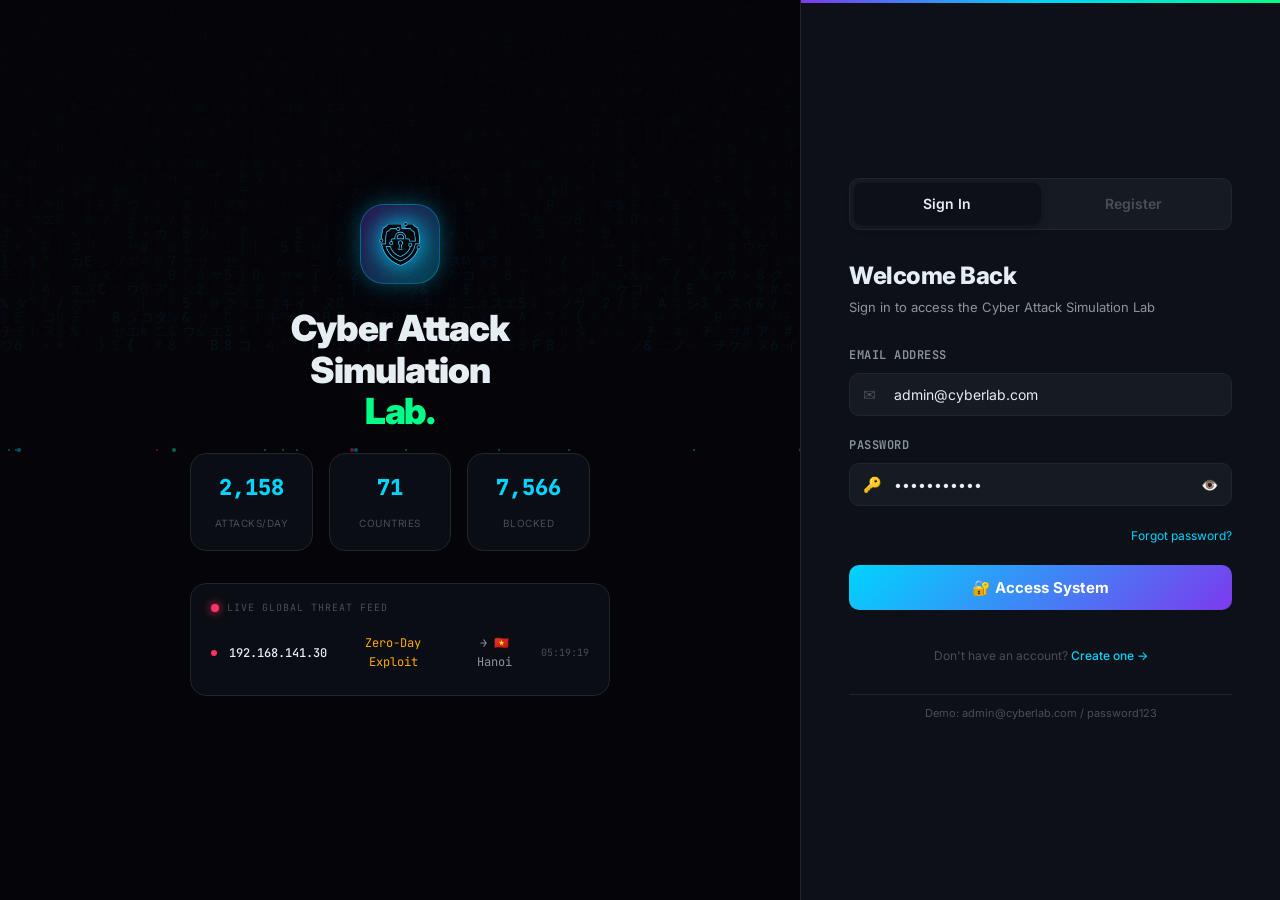
<file: index.html>
﻿<!DOCTYPE html>
<html lang="en" dir="ltr">
<head>
  <meta charset="UTF-8">
  <meta name="viewport" content="width=device-width, initial-scale=1.0">
  <title>Cyber Attack Simulation Lab</title>
  <meta name="description" content="A professional cybersecurity simulation lab for educational purposes — ALMAAREEFA University Graduation Project 2024-2025">
  <link rel="preconnect" href="https://fonts.googleapis.com">
  <link rel="preconnect" href="https://fonts.gstatic.com" crossorigin>
  <link href="https://fonts.googleapis.com/css2?family=Inter:wght@300;400;500;600;700;800;900&family=JetBrains+Mono:wght@400;500;600;700&display=swap" rel="stylesheet">
  <link rel="stylesheet" href="css/main.css">
  <link rel="stylesheet" href="css/auth.css">
</head>
<body>
  <div class="auth-page">

    <!-- Matrix Canvas Background -->
    <canvas id="matrix-canvas"></canvas>

    <!-- LEFT PANEL -->
    <div class="auth-left">
      <div class="auth-brand">

        <div class="auth-logo-wrap"><img src="images/logo.png" alt="logo" style="width:72px;height:72px;object-fit:contain;filter:drop-shadow(0 0 12px #00d4ff)"></div>

        <h1 class="auth-tagline">
          <span style="color:#e6edf3">Cyber Attack</span><br>
          <span style="color:#e6edf3">Simulation</span><br>
          <span class="highlight-green">Lab.</span>
        </h1>



        <!-- Live Stats -->
        <div class="threat-stats">
          <div class="threat-stat-item">
            <span class="threat-stat-num" id="stat-attacks">0</span>
            <span class="threat-stat-label">Attacks/Day</span>
          </div>
          <div class="threat-stat-item">
            <span class="threat-stat-num" id="stat-countries">0</span>
            <span class="threat-stat-label">Countries</span>
          </div>
          <div class="threat-stat-item">
            <span class="threat-stat-num" id="stat-blocked">0</span>
            <span class="threat-stat-label">Blocked</span>
          </div>
        </div>

        <!-- Live Ticker -->
        <div class="attack-ticker">
          <div class="ticker-label">
            <div class="live-dot"></div>
            <span>Live Global Threat Feed</span>
          </div>
          <div id="ticker-list"></div>
        </div>

      </div>
    </div>

    <!-- RIGHT PANEL (Auth Forms) -->
    <div class="auth-right">

      <!-- Tabs -->
      <div class="auth-tabs">
        <div class="auth-tab active" data-tab="login" id="tab-login">Sign In</div>
        <div class="auth-tab" data-tab="register" id="tab-register">Register</div>
      </div>

      <!-- ── LOGIN FORM ── -->
      <form class="auth-form visible" id="login-form" autocomplete="off">

        <div class="auth-header">
          <h2>Welcome Back</h2>
          <p>Sign in to access the Cyber Attack Simulation Lab</p>
        </div>

        <div class="form-group">
          <label class="form-label" for="login-email">Email Address</label>
          <div class="form-input-wrap">
            <span class="form-input-icon">✉️</span>
            <input class="form-input" type="email" id="login-email"
              placeholder="your@email.com" value="admin@cyberlab.com" autocomplete="email">
          </div>
        </div>

        <div class="form-group">
          <label class="form-label" for="login-pass">Password</label>
          <div class="form-input-wrap">
            <span class="form-input-icon">🔑</span>
            <input class="form-input" type="password" id="login-pass"
              placeholder="Enter your password" value="password123" autocomplete="current-password">
            <span class="form-input-action" data-toggle="password" data-target="login-pass" title="Show/Hide">👁️</span>
          </div>
        </div>

        <div style="display:flex;justify-content:flex-end">
          <a style="font-size:12px;color:var(--cyber-blue);cursor:pointer">Forgot password?</a>
        </div>

        <button class="btn-auth" type="submit" id="login-btn">
          🔐 Access System
        </button>

        <div class="auth-footer">
          Don't have an account?
          <a onclick="document.getElementById('tab-register').click()">Create one →</a>
        </div>

        <div class="auth-footer" style="margin-top:8px;padding-top:8px;border-top:1px solid var(--border)">
          <span style="color:var(--text-muted);font-size:11px">Demo: admin@cyberlab.com / password123</span>
        </div>

      </form>

      <!-- ── REGISTER FORM ── -->
      <form class="auth-form" id="register-form" autocomplete="off">

        <div class="auth-header">
          <h2>Join CyberLAB</h2>
          <p>Create your account and start learning cybersecurity</p>
        </div>

        <div class="form-group">
          <label class="form-label" for="reg-name">Full Name</label>
          <div class="form-input-wrap">
            <span class="form-input-icon">👤</span>
            <input class="form-input" type="text" id="reg-name" placeholder="Your full name">
          </div>
        </div>

        <div class="form-group">
          <label class="form-label" for="reg-email">Email Address</label>
          <div class="form-input-wrap">
            <span class="form-input-icon">✉️</span>
            <input class="form-input" type="email" id="reg-email" placeholder="your@email.com">
          </div>
        </div>

        <div class="form-group">
          <label class="form-label" for="reg-pass">Password</label>
          <div class="form-input-wrap">
            <span class="form-input-icon">🔑</span>
            <input class="form-input" type="password" id="reg-pass" placeholder="Create a strong password">
            <span class="form-input-action" data-toggle="password" data-target="reg-pass" title="Show/Hide">👁️</span>
          </div>
          <div class="password-strength">
            <div class="strength-bar"><div class="strength-fill" id="strength-fill"></div></div>
            <span class="strength-label" id="strength-label"></span>
          </div>
        </div>

        <div class="form-group">
          <label class="form-label" for="reg-pass2">Confirm Password</label>
          <div class="form-input-wrap">
            <span class="form-input-icon">🔒</span>
            <input class="form-input" type="password" id="reg-pass2" placeholder="Confirm your password">
          </div>
        </div>

        <div class="form-group">
          <label class="form-label">Select Your Role</label>
          <div class="role-selector">
            <div class="role-option selected" data-role="student">
              <span class="role-icon">🎓</span>
              <div class="role-name">Student</div>
            </div>
            <div class="role-option" data-role="researcher">
              <span class="role-icon">🔬</span>
              <div class="role-name">Researcher</div>
            </div>
            <div class="role-option" data-role="admin">
              <span class="role-icon">⚙️</span>
              <div class="role-name">Admin</div>
            </div>
          </div>
        </div>

        <button class="btn-auth" type="submit" id="register-btn">
          🚀 Create Account
        </button>

        <div class="auth-footer">
          Already have an account?
          <a onclick="document.getElementById('tab-login').click()">Sign in →</a>
        </div>

      </form>



    </div>
  </div>

  <!-- Toast Container -->
  <div id="toast-container" class="toast-container"></div>

  <script src="js/utils.js"></script>
  <script src="js/app.js"></script>
</body>
</html>
</file>
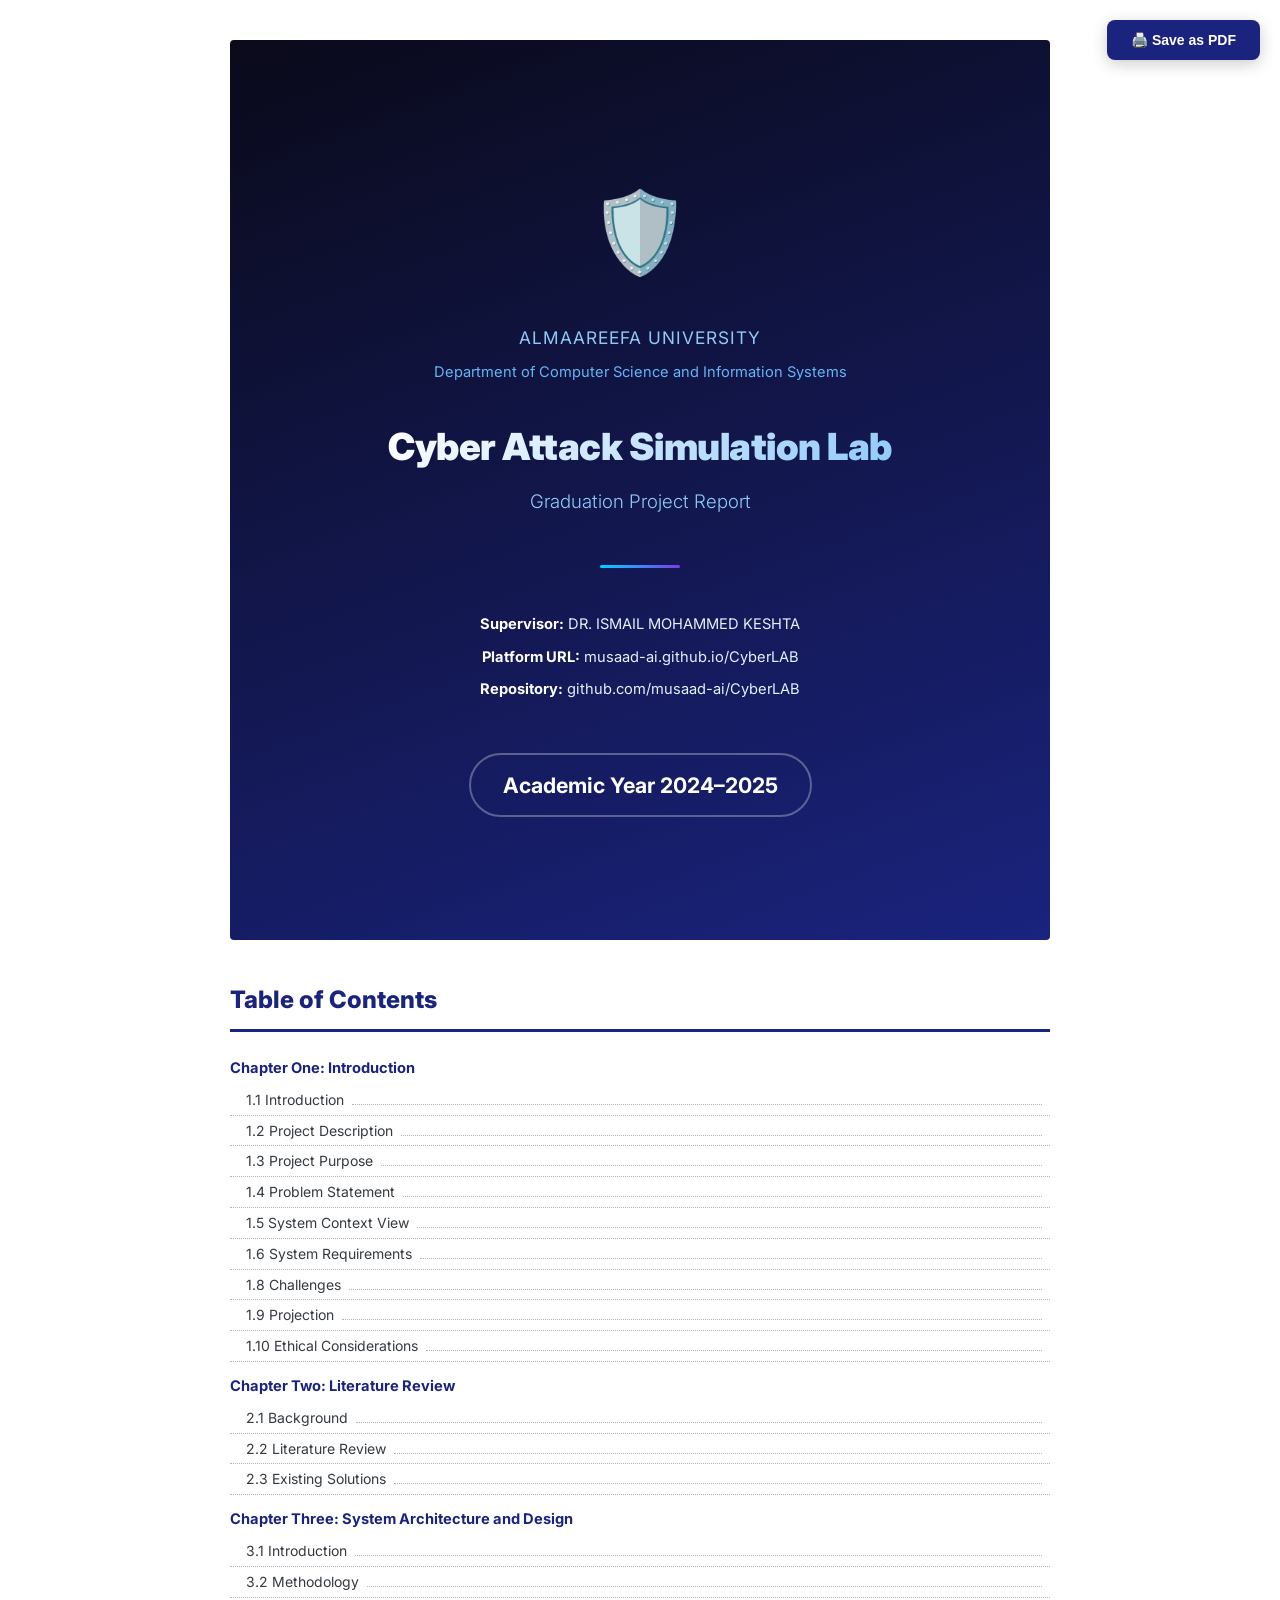
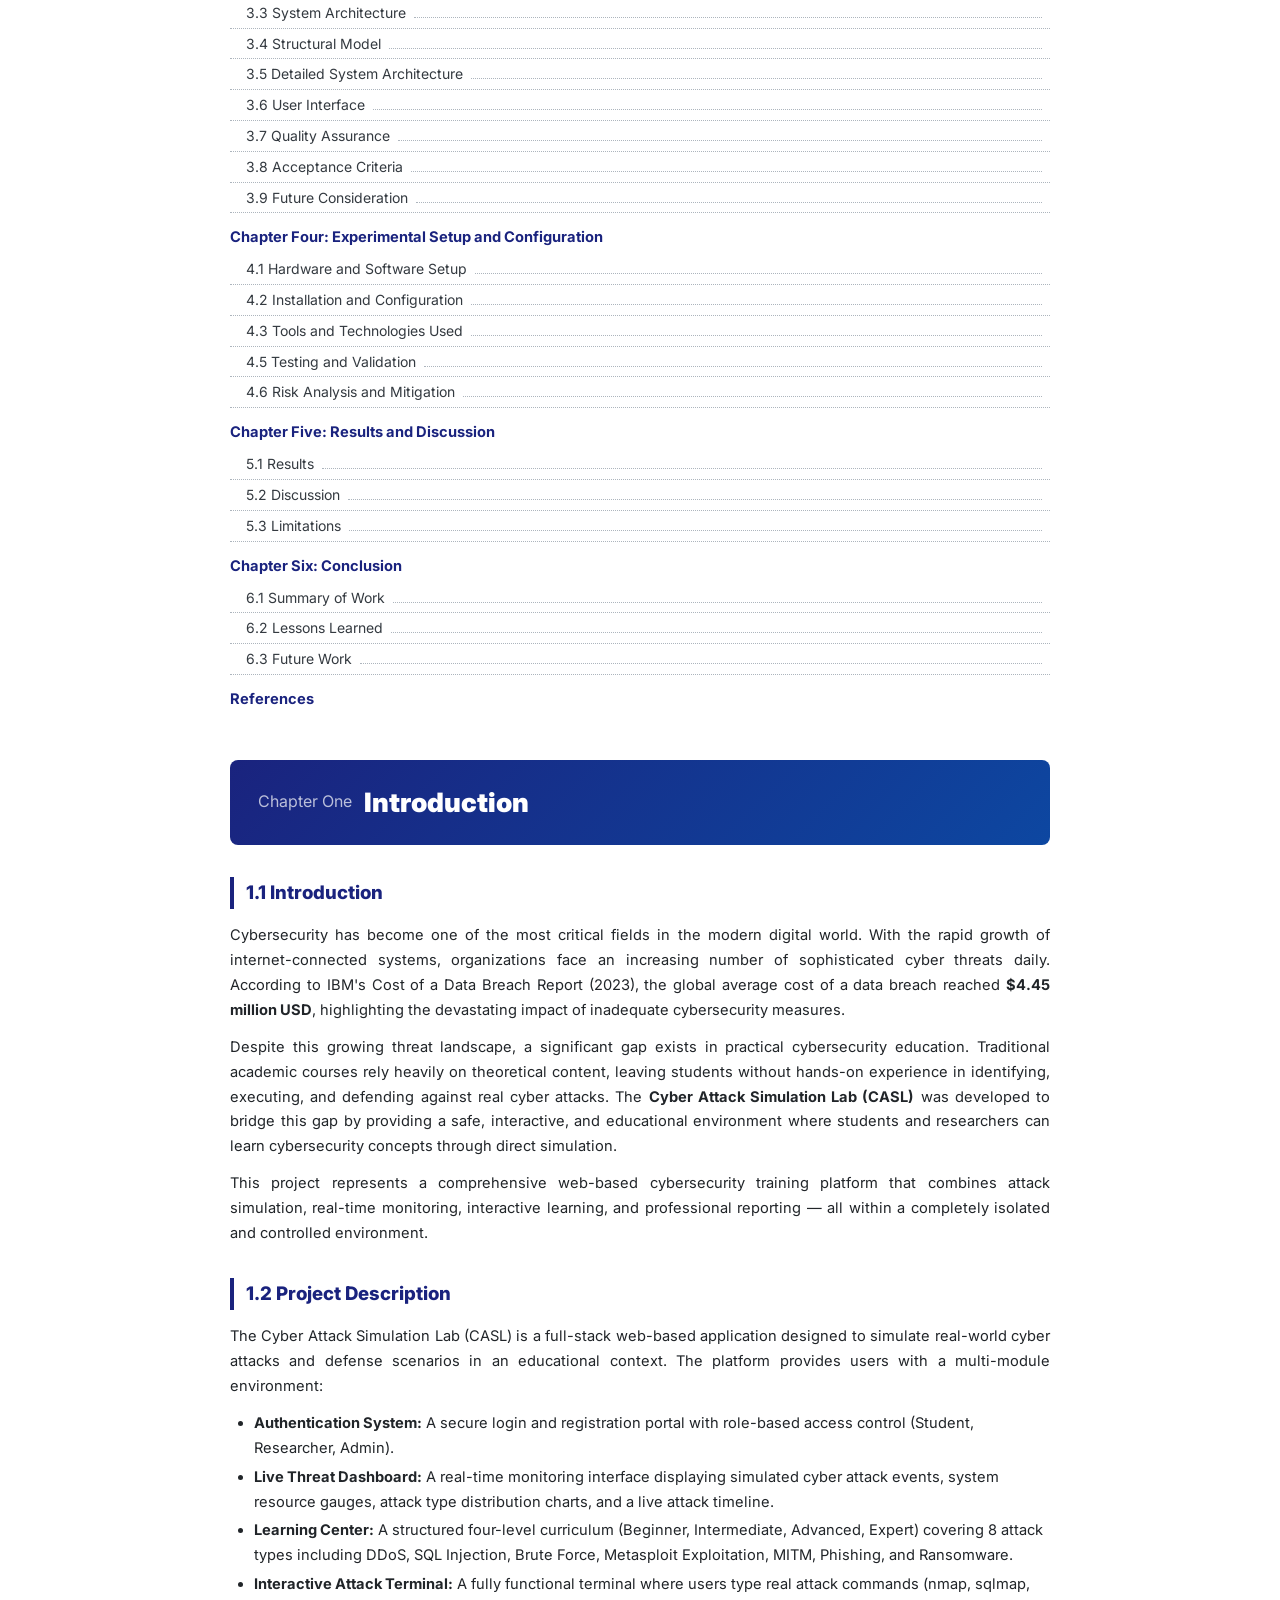
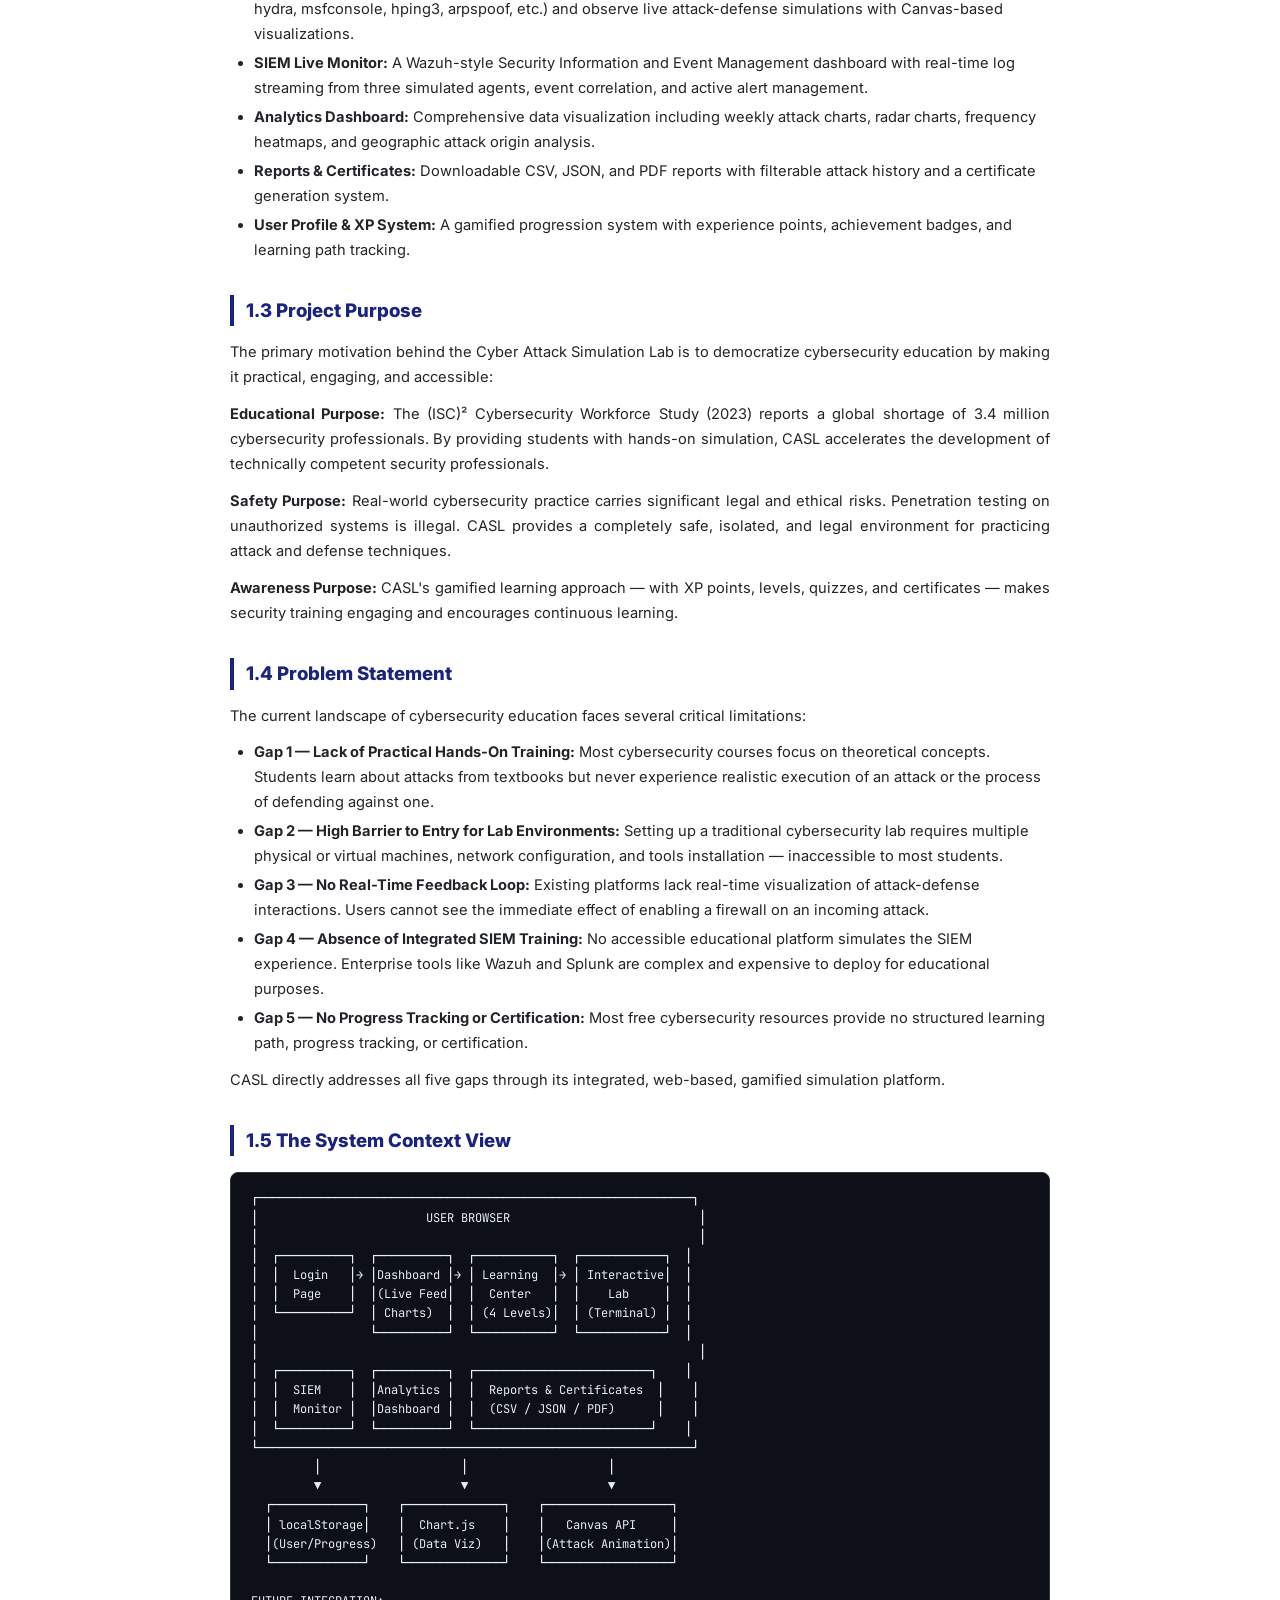
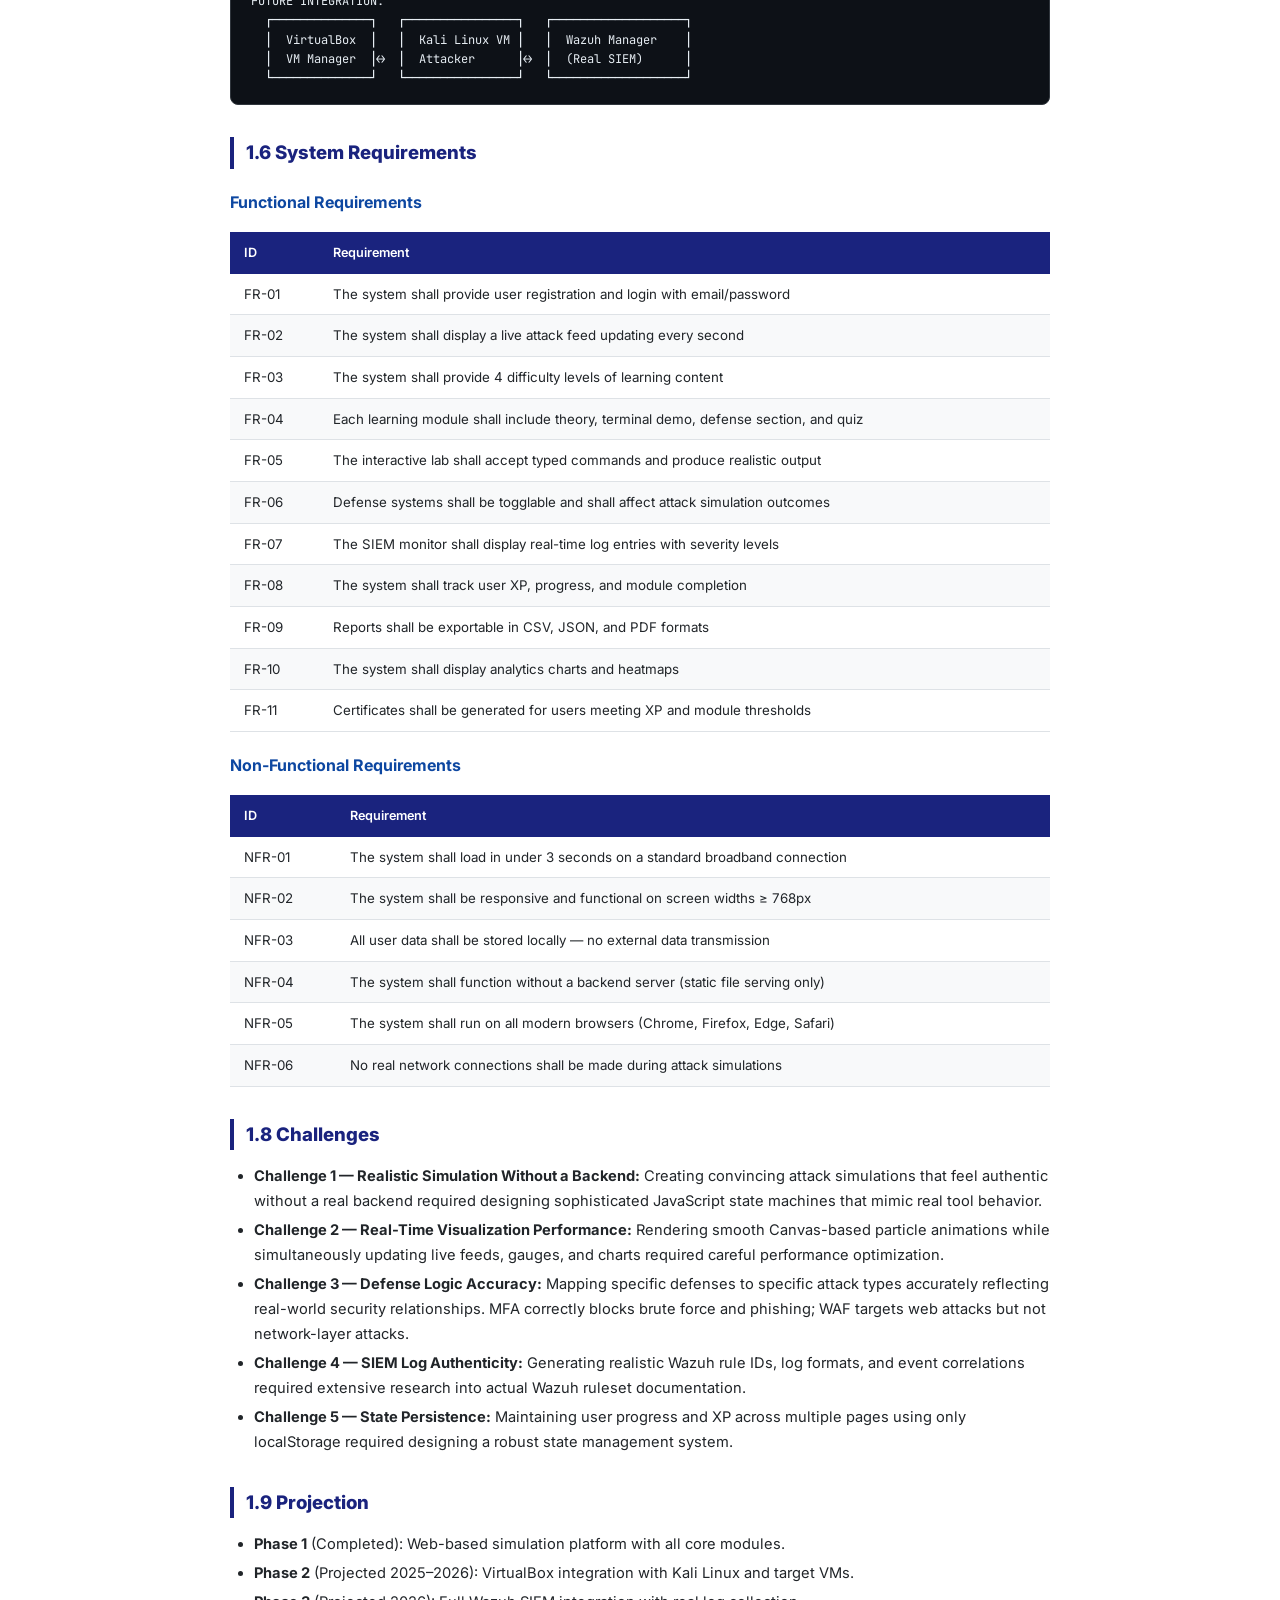
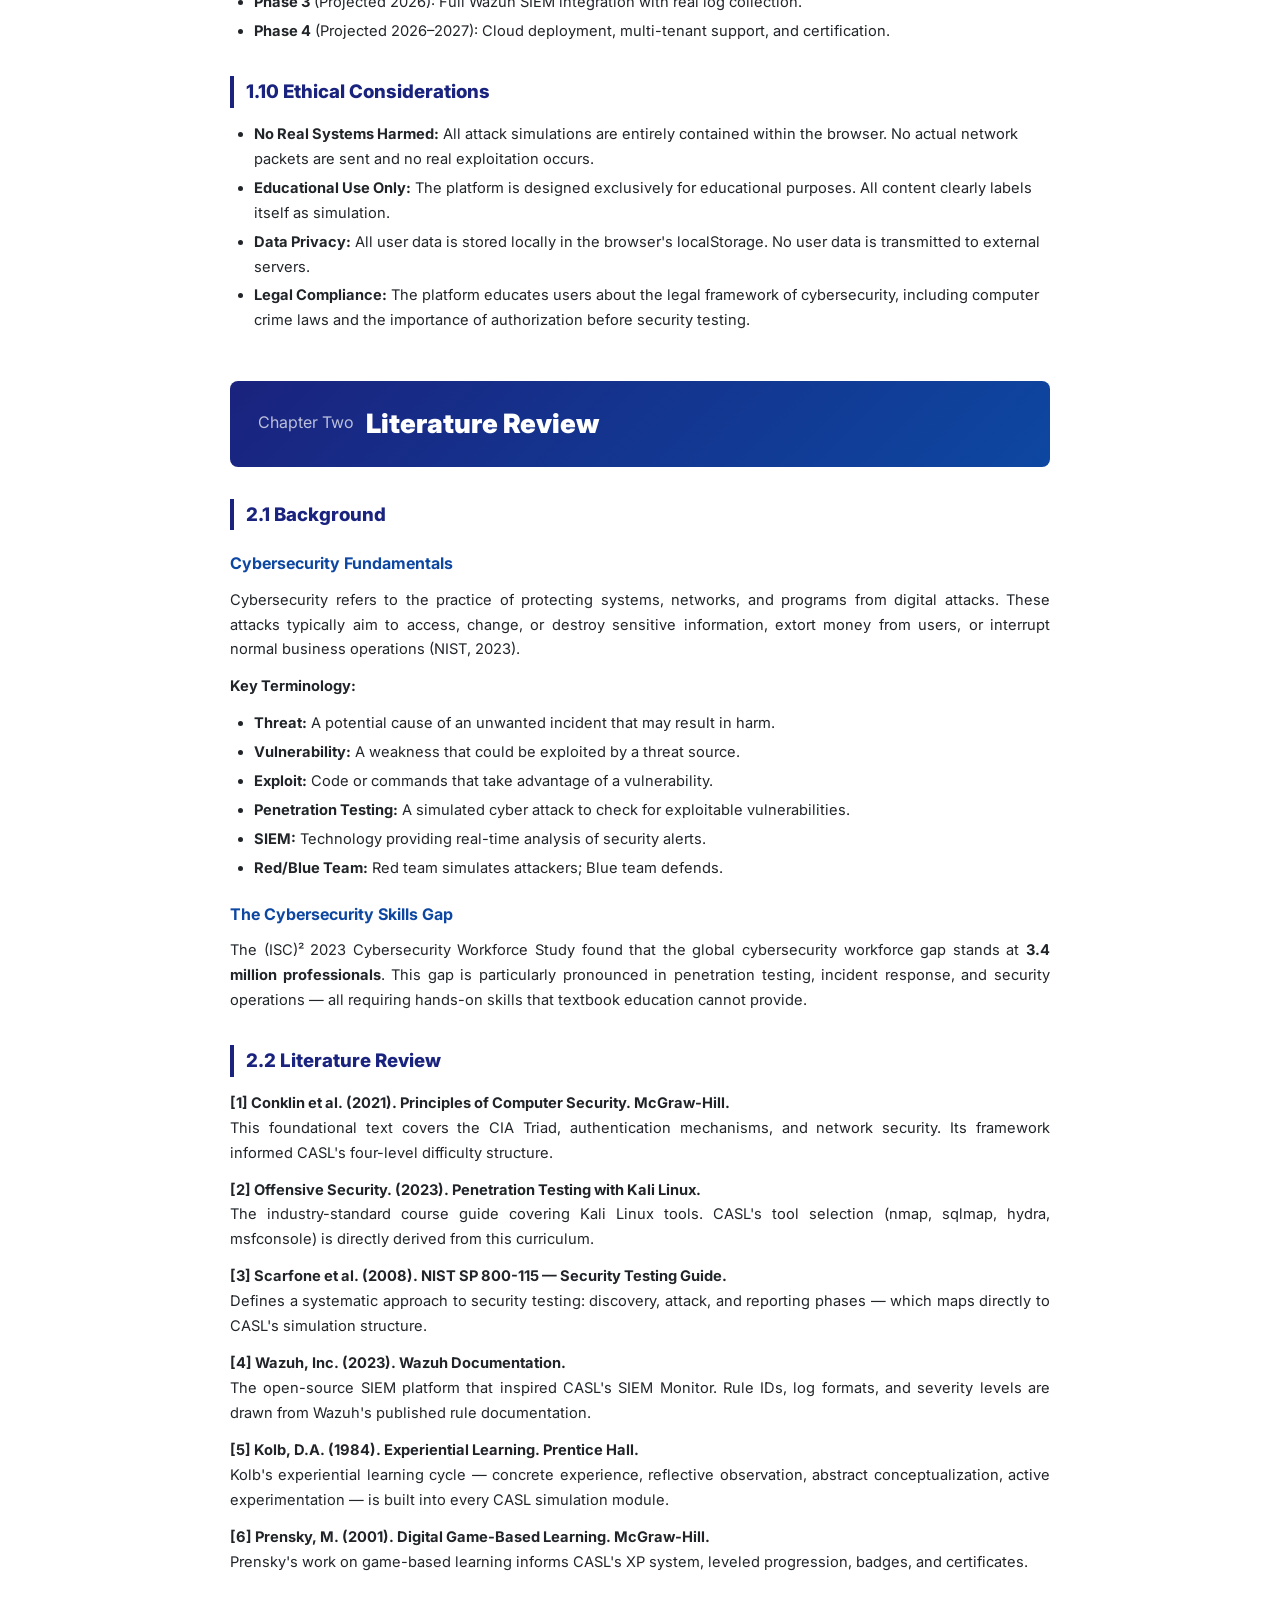
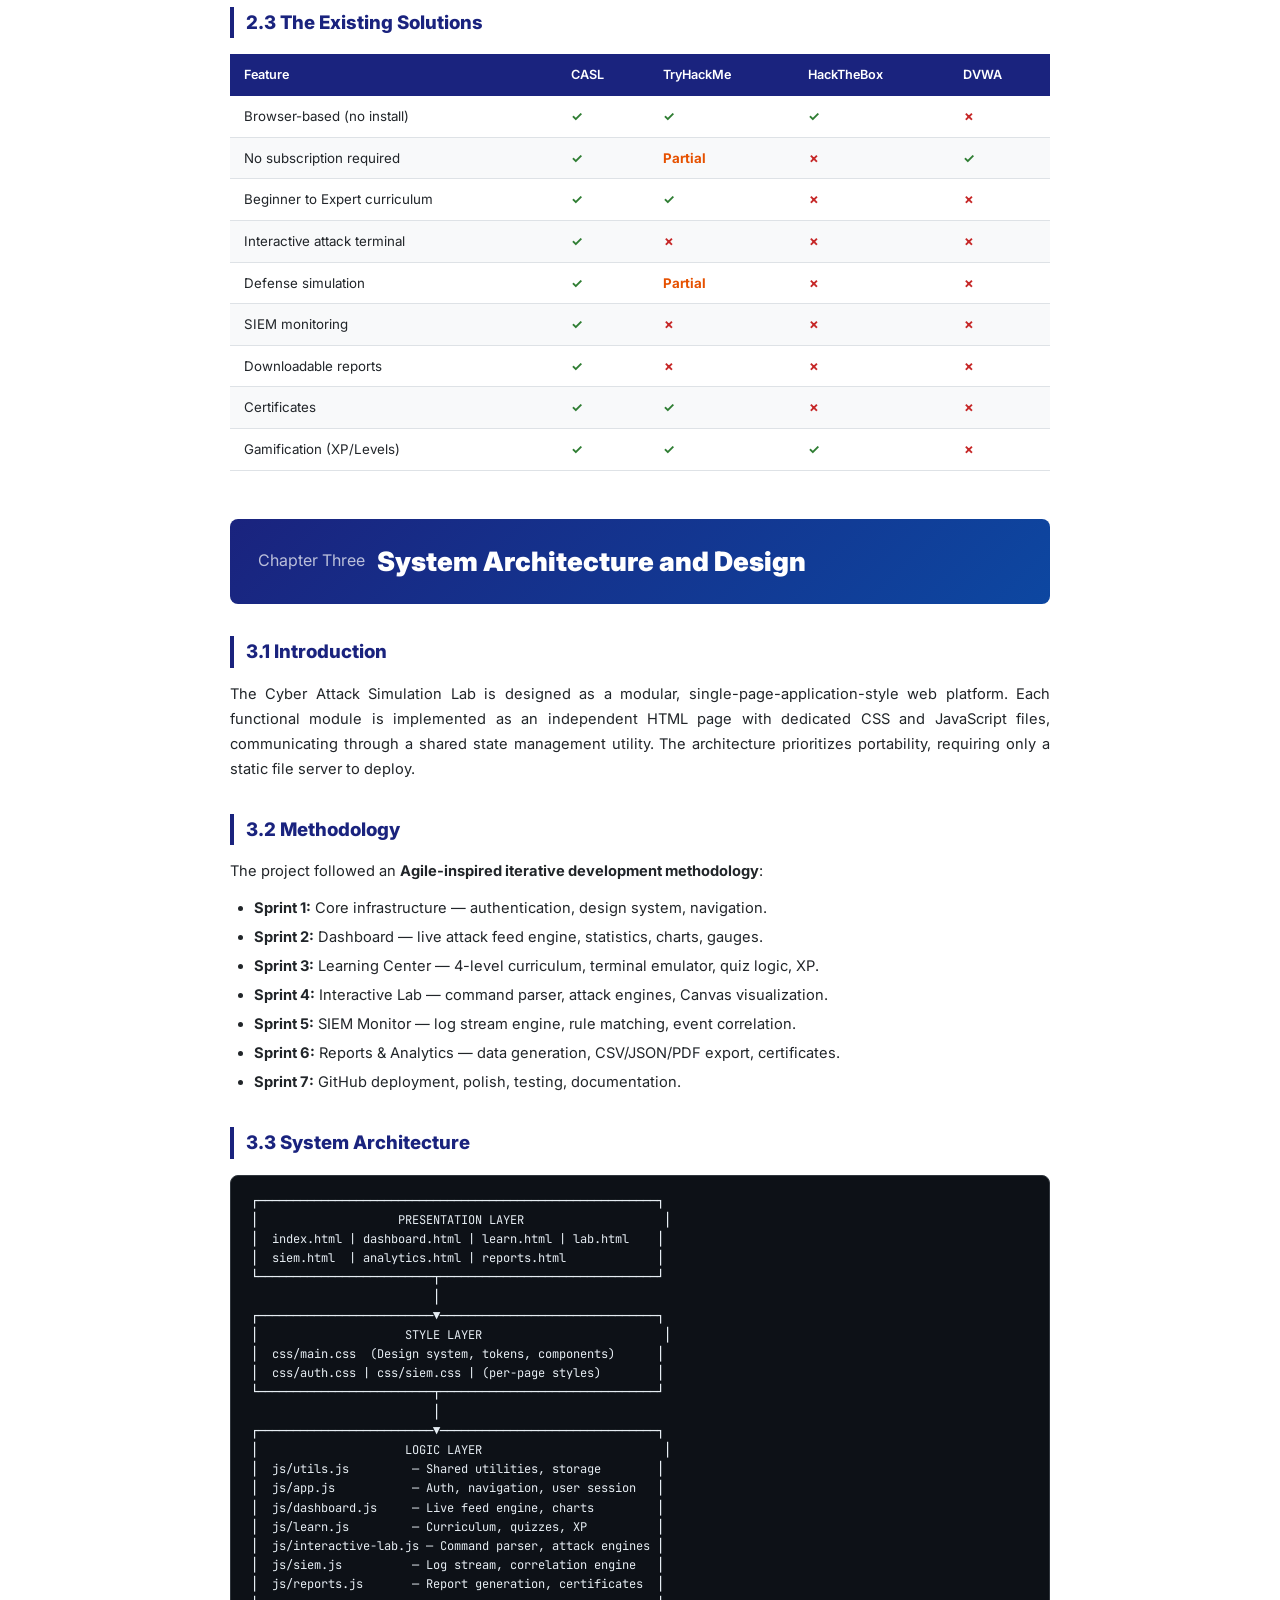
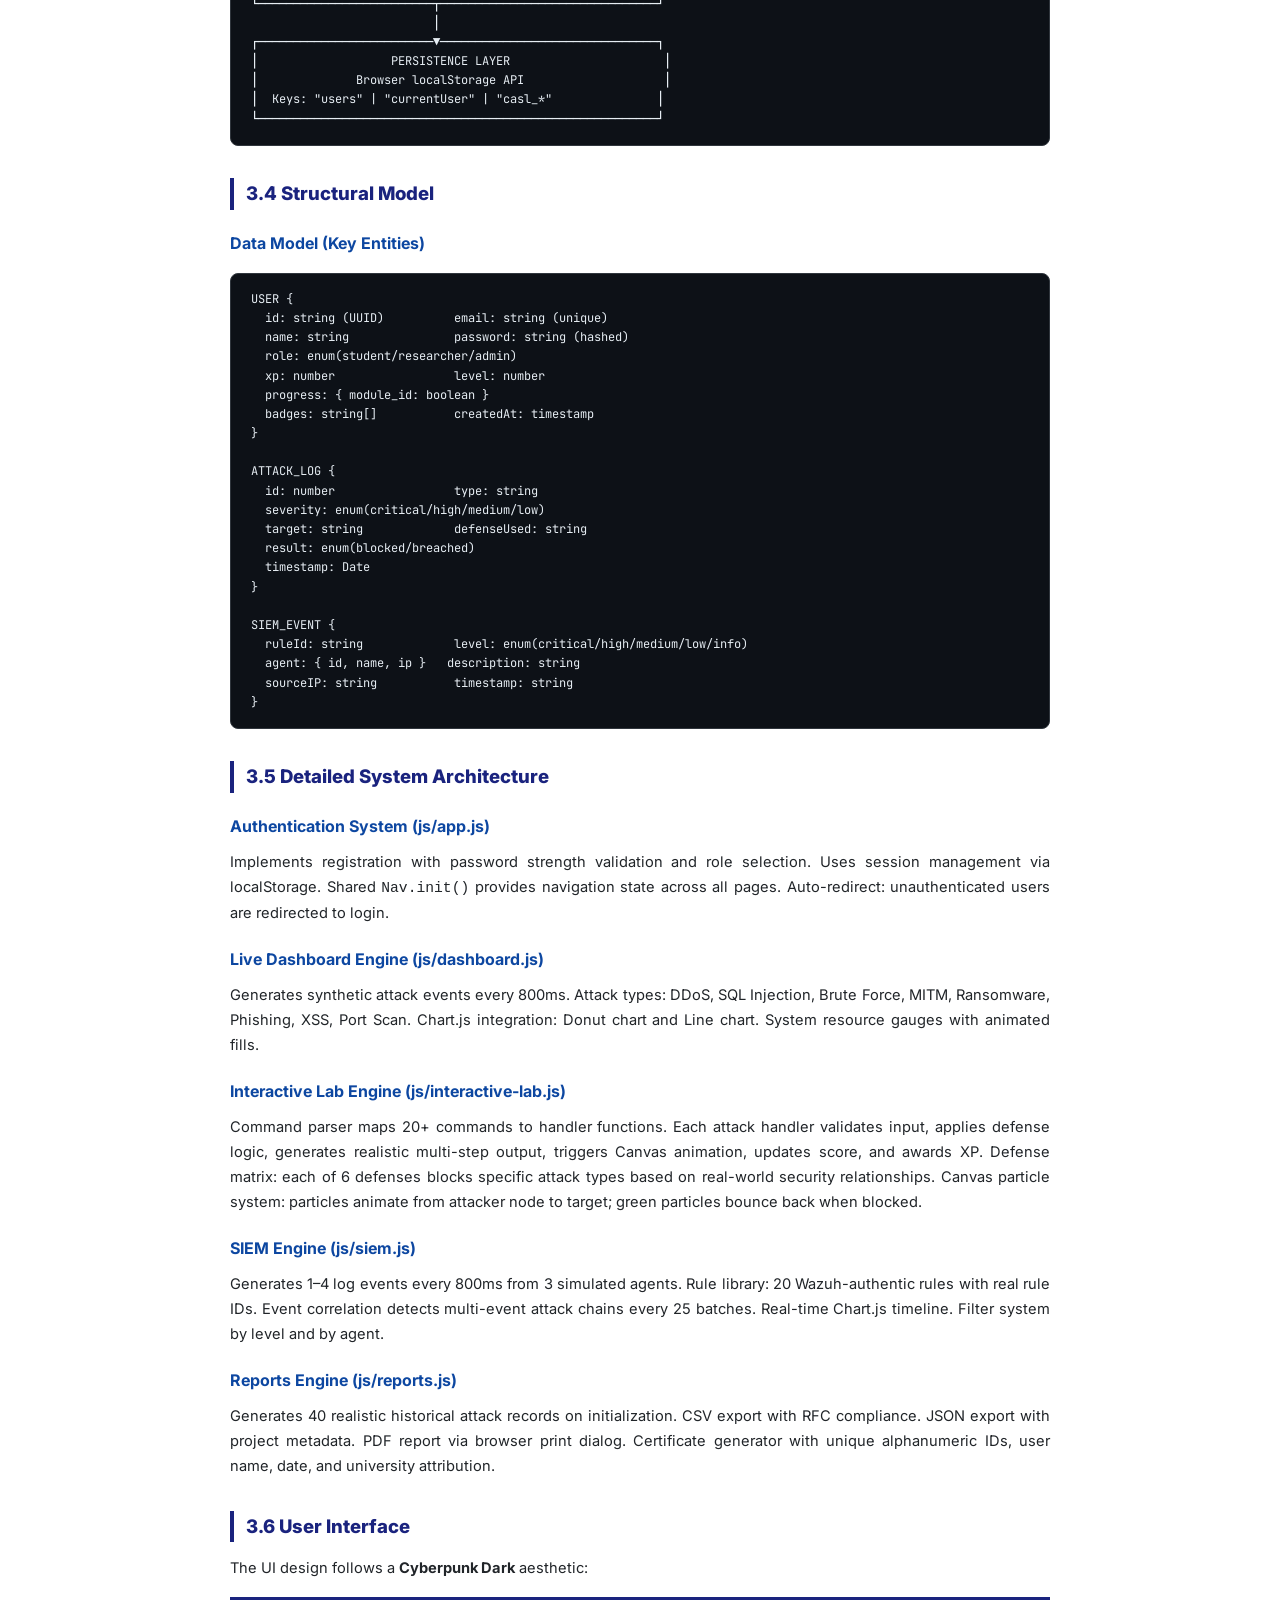
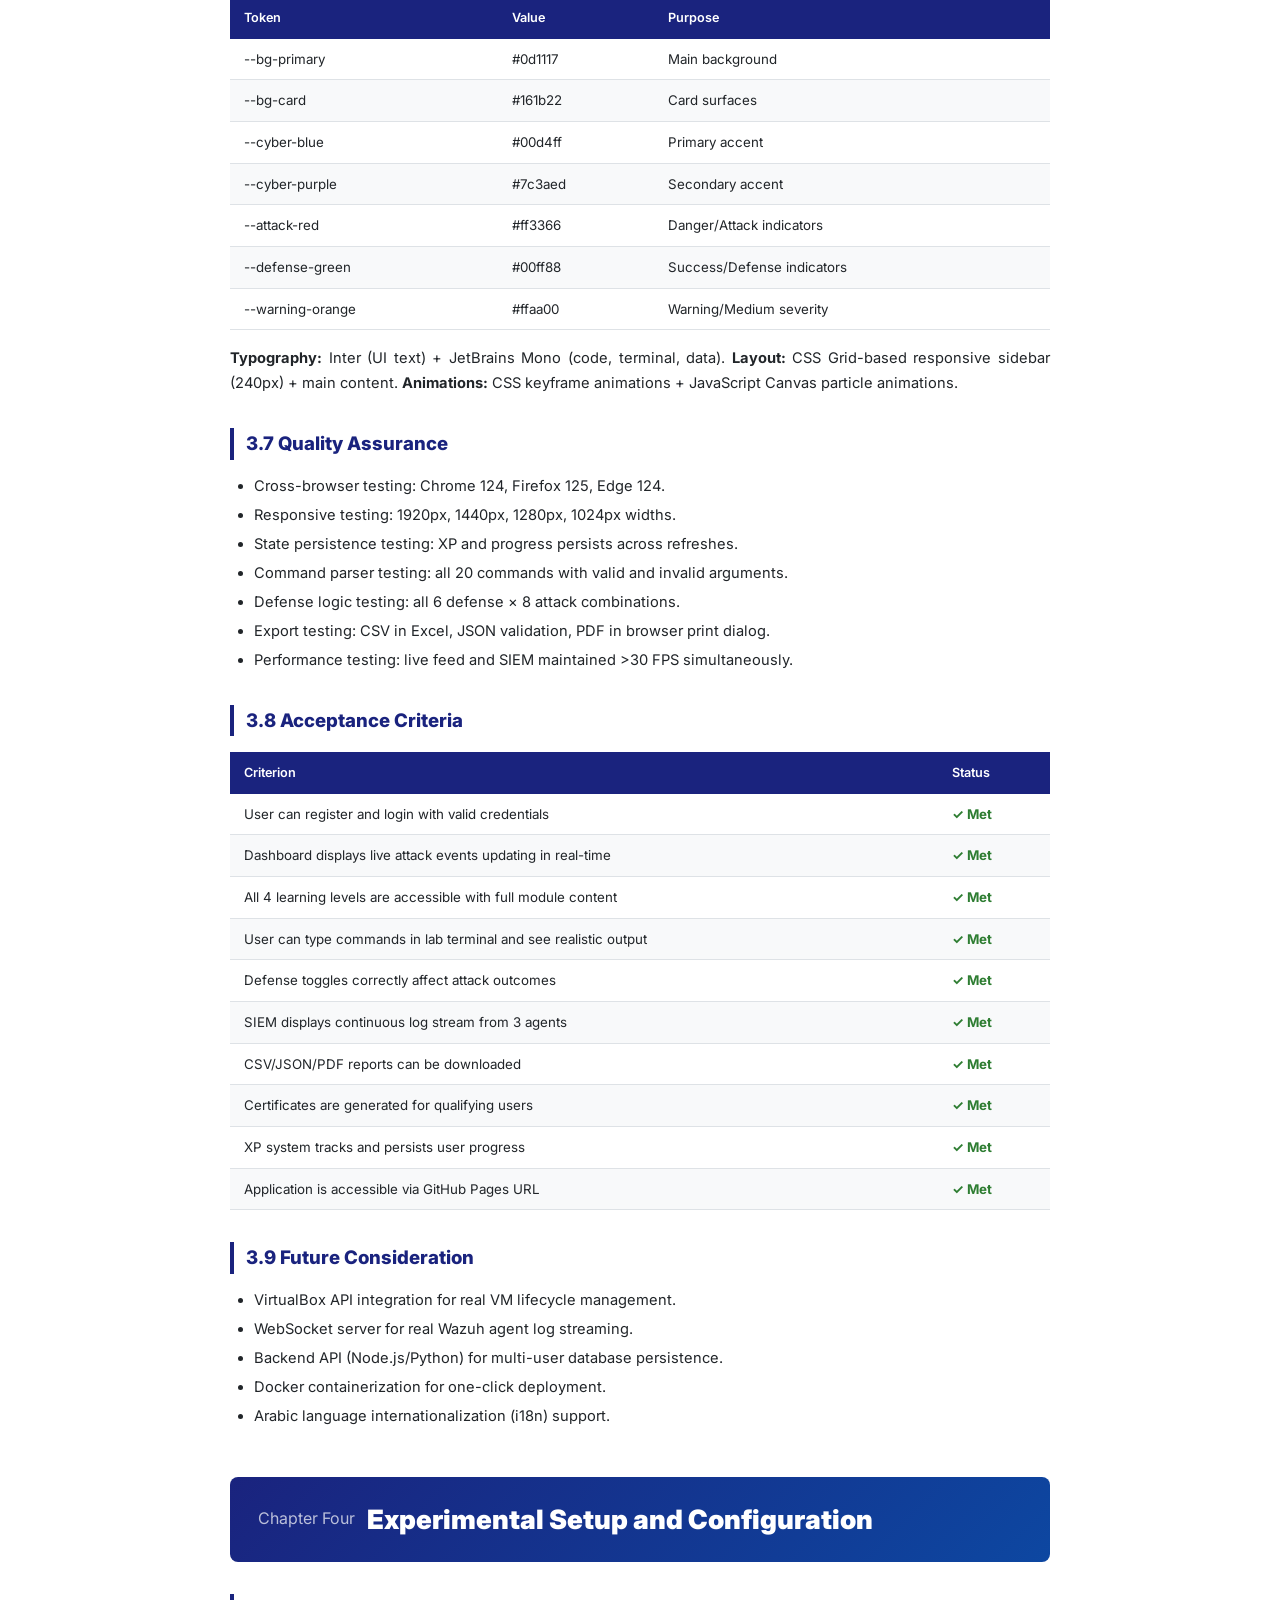
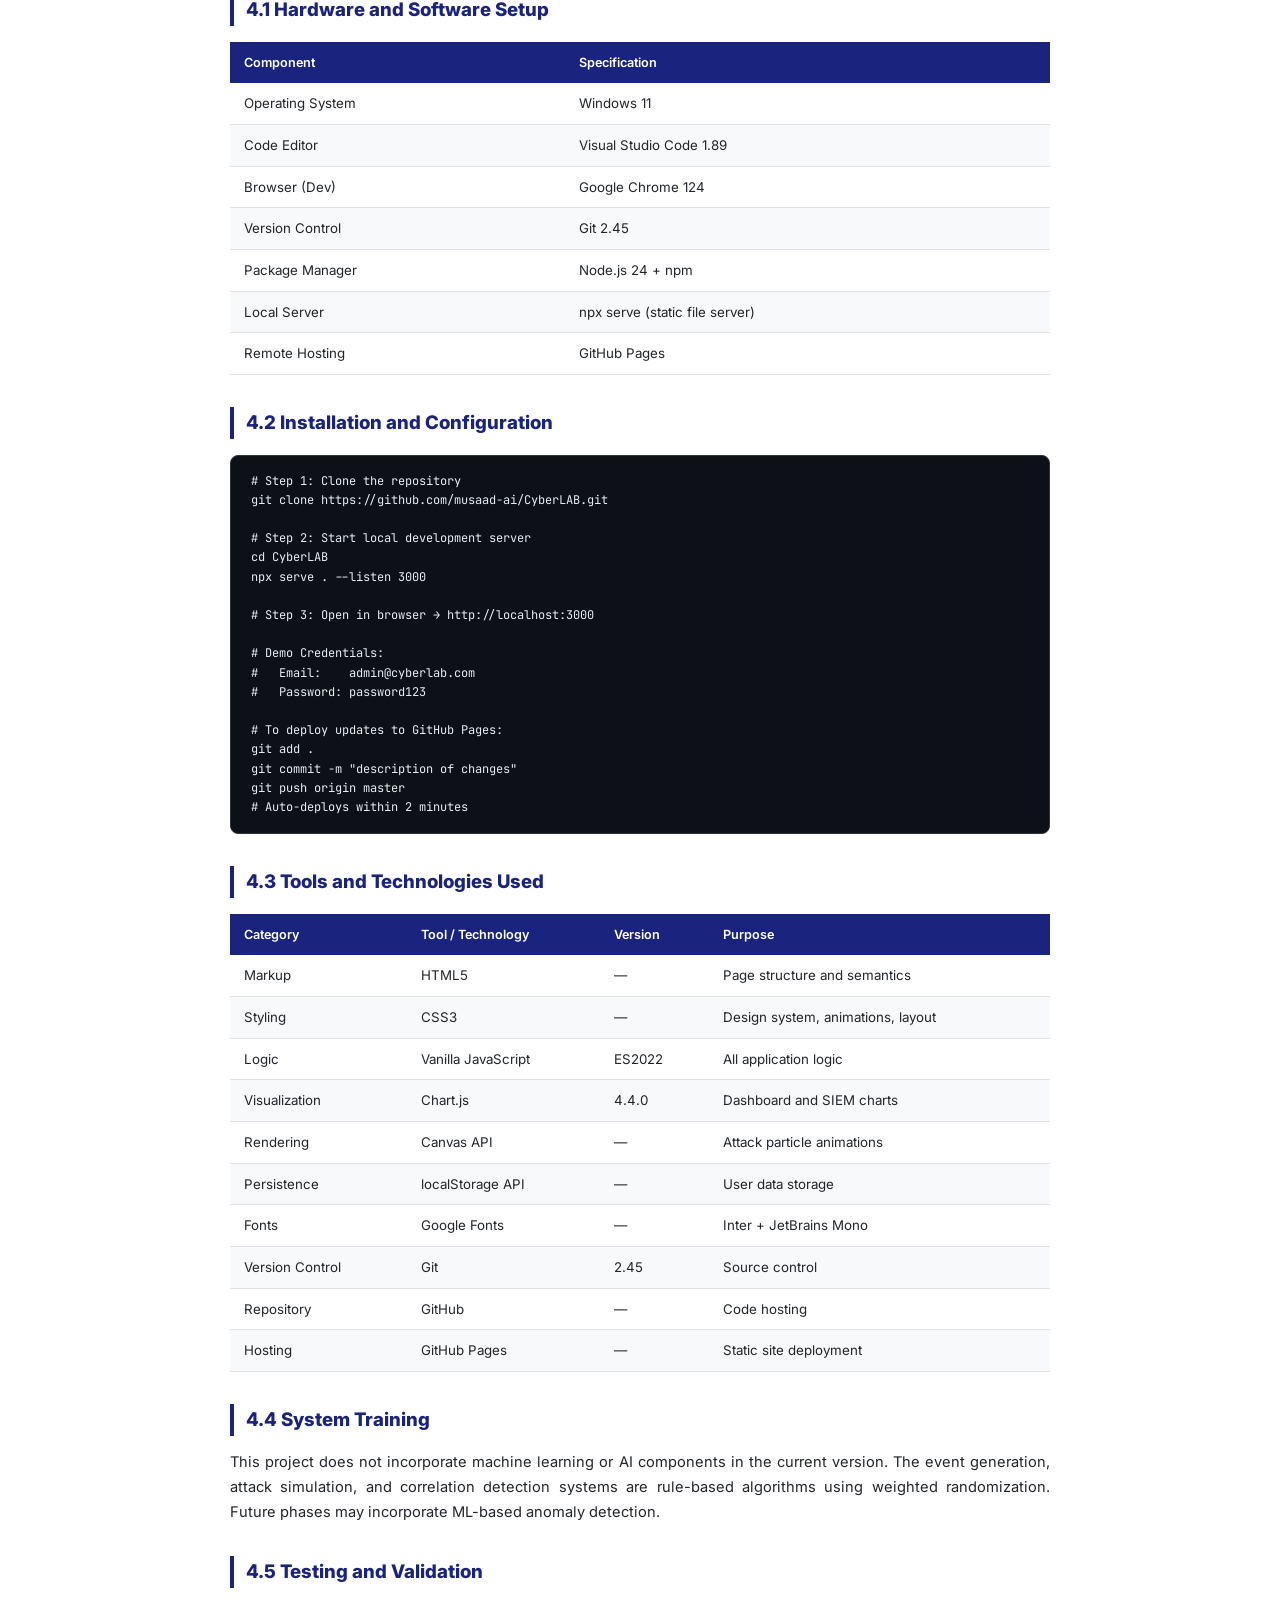
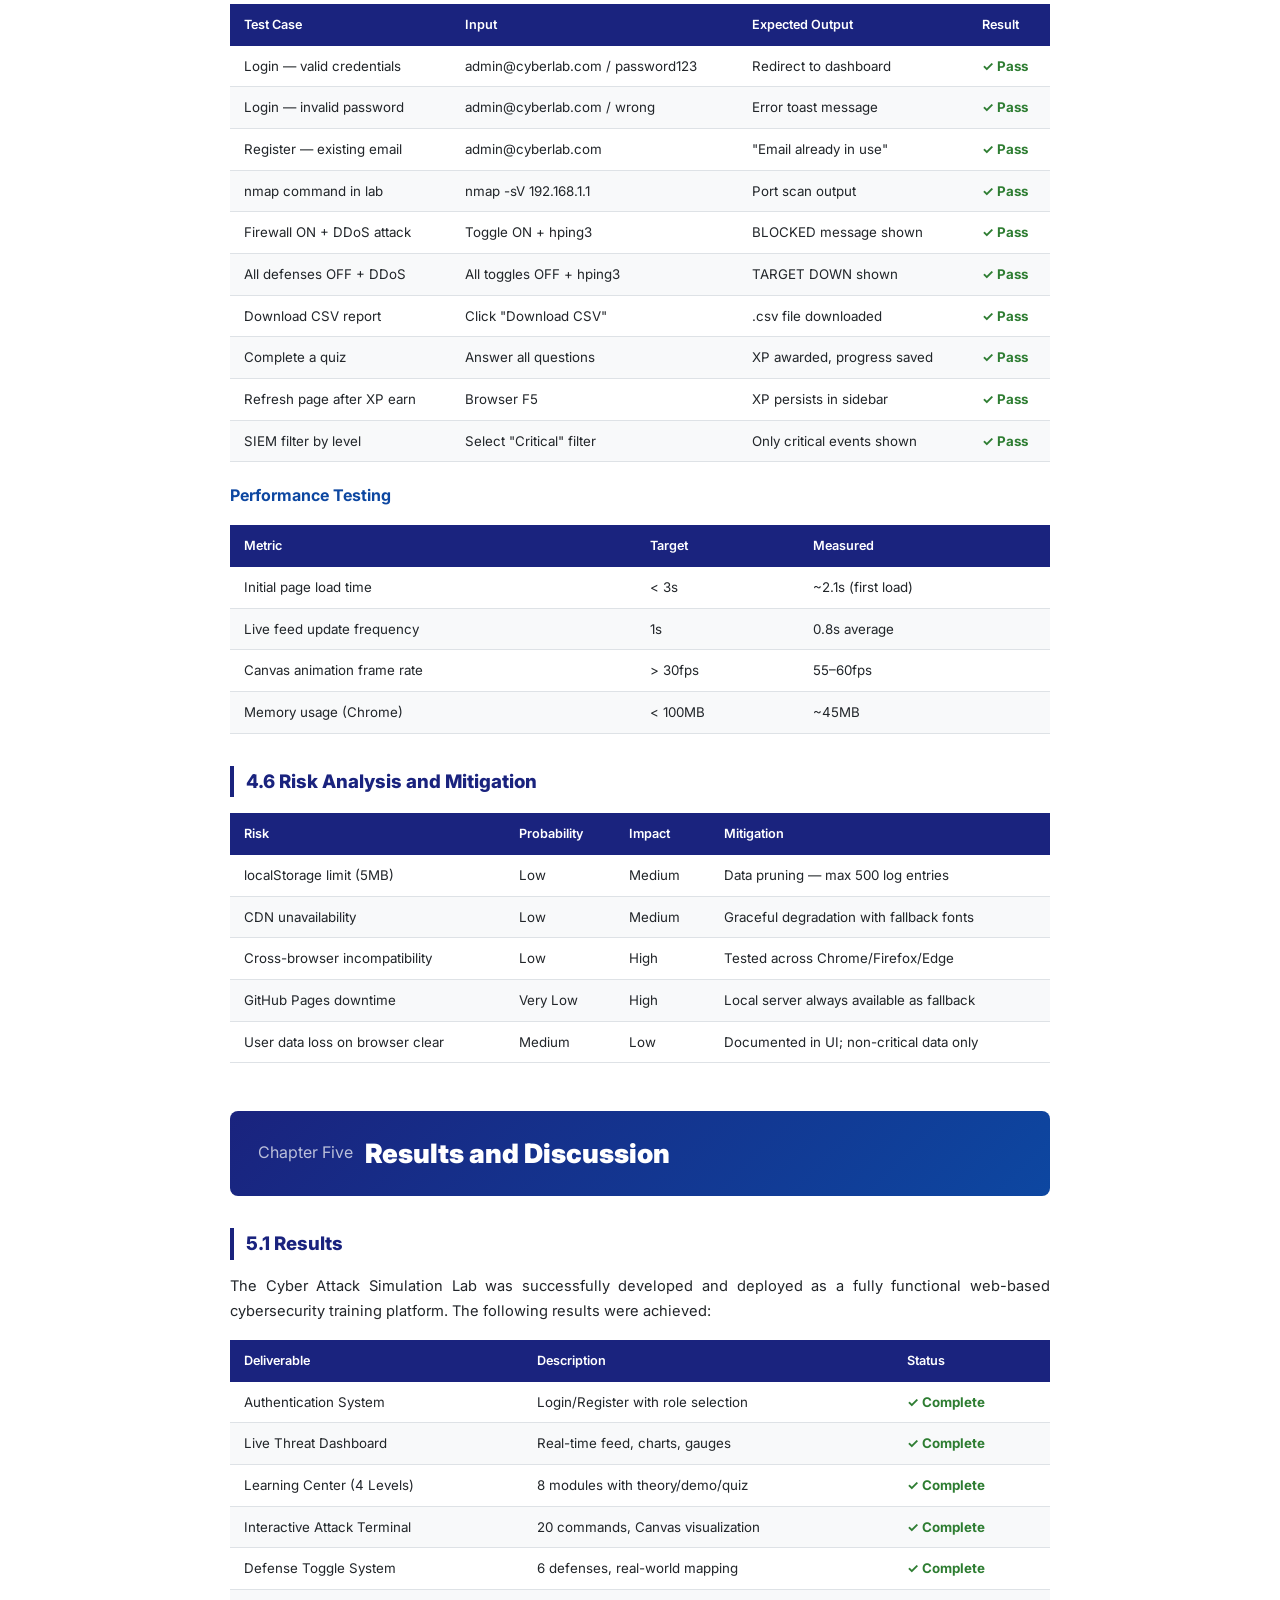
<file: graduation_report.html>
<!DOCTYPE html>
<html lang="en" dir="ltr">
<head>
<meta charset="UTF-8">
<meta name="viewport" content="width=device-width, initial-scale=1.0">
<title>Cyber Attack Simulation Lab — Graduation Project Report</title>
<link href="https://fonts.googleapis.com/css2?family=Inter:wght@300;400;500;600;700;800;900&family=JetBrains+Mono:wght@400;500;600&display=swap" rel="stylesheet">
<style>
  /* ── Reset ── */
  *, *::before, *::after { box-sizing: border-box; margin: 0; padding: 0; }

  /* ── Variables ── */
  :root {
    --primary:   #1a237e;
    --accent:    #0d47a1;
    --red:       #c62828;
    --green:     #1b5e20;
    --gray-100:  #f8f9fa;
    --gray-200:  #e9ecef;
    --gray-400:  #adb5bd;
    --gray-600:  #6c757d;
    --gray-800:  #343a40;
    --gray-900:  #212529;
    --border:    #dee2e6;
    --font:      'Inter', 'Segoe UI', Arial, sans-serif;
    --mono:      'JetBrains Mono', 'Consolas', monospace;
  }

  /* ── Base ── */
  body { font-family: var(--font); font-size: 11pt; color: var(--gray-900); background: #fff; line-height: 1.7; }

  /* ── Print ── */
  @media print {
    body { font-size: 10pt; }
    .cover-page { page-break-after: always; }
    .toc-page   { page-break-after: always; }
    h1.chapter-title { page-break-before: always; }
    table, .code-block { page-break-inside: avoid; }
    .no-print { display: none !important; }
    @page { margin: 2cm 2.5cm; size: A4; }
    @page :first { margin-top: 0; }
  }
  @media screen {
    body { max-width: 900px; margin: 0 auto; padding: 40px 40px; }
    .print-btn {
      position: fixed; top: 20px; right: 20px; z-index: 999;
      background: #1a237e; color: #fff; border: none; padding: 12px 24px;
      border-radius: 8px; font-size: 14px; font-weight: 700; cursor: pointer;
      box-shadow: 0 4px 16px rgba(0,0,0,0.2);
    }
    .print-btn:hover { background: #0d47a1; }
  }

  /* ── Cover Page ── */
  .cover-page {
    min-height: 100vh;
    display: flex; flex-direction: column; align-items: center; justify-content: center;
    text-align: center;
    background: linear-gradient(160deg, #0a0a1a 0%, #1a237e 100%);
    color: #fff;
    padding: 60px 40px;
    border-radius: 4px;
    margin-bottom: 40px;
  }
  .cover-shield { font-size: 80px; margin-bottom: 24px; }
  .cover-university { font-size: 13pt; color: #90caf9; letter-spacing: 1px; margin-bottom: 8px; }
  .cover-dept       { font-size: 11pt; color: #64b5f6; margin-bottom: 40px; }
  .cover-title {
    font-size: 28pt; font-weight: 900; letter-spacing: -0.5px;
    background: linear-gradient(135deg, #fff 0%, #90caf9 100%);
    -webkit-background-clip: text; -webkit-text-fill-color: transparent;
    background-clip: text; margin-bottom: 16px; line-height: 1.2;
  }
  .cover-subtitle { font-size: 14pt; color: #90caf9; margin-bottom: 48px; font-weight: 300; }
  .cover-divider { width: 80px; height: 3px; background: linear-gradient(90deg, #00d4ff, #7c3aed); border-radius: 2px; margin: 0 auto 40px; }
  .cover-info { font-size: 11pt; line-height: 2.2; color: #e3f2fd; }
  .cover-info strong { color: #fff; }
  .cover-year {
    margin-top: 48px; font-size: 16pt; font-weight: 700;
    padding: 12px 32px; border: 2px solid rgba(255,255,255,0.3);
    border-radius: 99px; color: #fff;
  }

  /* ── TOC ── */
  .toc-page { margin-bottom: 48px; }
  .toc-title {
    font-size: 18pt; font-weight: 800; color: var(--primary);
    border-bottom: 3px solid var(--primary); padding-bottom: 8px; margin-bottom: 24px;
  }
  .toc-chapter { font-size: 11pt; font-weight: 700; color: var(--primary); margin: 12px 0 4px; }
  .toc-section {
    display: flex; justify-content: space-between; align-items: baseline;
    padding: 3px 0 3px 16px; border-bottom: 1px dotted var(--gray-400);
    font-size: 10.5pt; color: var(--gray-800);
  }
  .toc-section .dots { flex: 1; border-bottom: 1px dotted var(--gray-400); margin: 0 8px 3px; }

  /* ── Chapters ── */
  h1.chapter-title {
    font-size: 20pt; font-weight: 900; color: #fff;
    background: linear-gradient(135deg, var(--primary), var(--accent));
    padding: 20px 28px; border-radius: 8px;
    margin: 48px 0 32px; display: flex; align-items: center; gap: 12px;
  }
  .chapter-num { font-size: 12pt; opacity: 0.7; font-weight: 400; display: block; margin-bottom: 2px; }

  h2.section-title {
    font-size: 14pt; font-weight: 800; color: var(--primary);
    border-left: 4px solid var(--primary); padding-left: 12px;
    margin: 32px 0 14px;
  }
  h3.sub-title {
    font-size: 12pt; font-weight: 700; color: var(--accent);
    margin: 20px 0 10px;
  }

  p { margin-bottom: 12px; text-align: justify; }
  ul, ol { padding-left: 24px; margin-bottom: 12px; }
  li { margin-bottom: 4px; }
  strong { color: var(--gray-900); font-weight: 700; }

  /* ── Code blocks ── */
  .code-block {
    background: #0d1117; color: #e6edf3;
    font-family: var(--mono); font-size: 9pt;
    padding: 16px 20px; border-radius: 8px;
    margin: 16px 0; overflow-x: auto; line-height: 1.6;
    border: 1px solid #30363d;
    white-space: pre;
  }

  /* ── Tables ── */
  table {
    width: 100%; border-collapse: collapse;
    margin: 16px 0; font-size: 10pt;
  }
  thead th {
    background: var(--primary); color: #fff;
    padding: 10px 14px; text-align: left; font-weight: 600;
    font-size: 9.5pt;
  }
  tbody td { padding: 9px 14px; border-bottom: 1px solid var(--border); vertical-align: top; }
  tbody tr:nth-child(even) td { background: var(--gray-100); }
  tbody tr:hover td { background: #e8eaf6; }
  .check { color: #2e7d32; font-weight: 700; }
  .cross { color: #c62828; font-weight: 700; }
  .partial { color: #e65100; font-weight: 700; }

  /* ── Highlight boxes ── */
  .info-box {
    background: #e3f2fd; border-left: 4px solid var(--accent);
    padding: 12px 16px; border-radius: 0 8px 8px 0;
    margin: 16px 0; font-size: 10.5pt;
  }
  .warn-box {
    background: #fff3e0; border-left: 4px solid #f57c00;
    padding: 12px 16px; border-radius: 0 8px 8px 0;
    margin: 16px 0; font-size: 10.5pt;
  }

  /* ── References ── */
  .ref-item { padding: 8px 0; border-bottom: 1px solid var(--border); font-size: 10.5pt; }
  .ref-num  { color: var(--primary); font-weight: 700; margin-right: 8px; }

  /* ── Footer ── */
  .report-footer {
    margin-top: 60px; padding-top: 20px; border-top: 2px solid var(--border);
    text-align: center; font-size: 9pt; color: var(--gray-600);
  }

  /* ── Page number simulation ── */
  .page-break { page-break-after: always; margin-bottom: 0; }
</style>
</head>
<body>

<!-- Print Button (screen only) -->
<button class="print-btn no-print" onclick="window.print()">🖨️ Save as PDF</button>

<!-- ════════════════════════════════ COVER PAGE ════════════════════════════════ -->
<div class="cover-page">
  <div class="cover-shield">🛡️</div>
  <div class="cover-university">ALMAAREEFA UNIVERSITY</div>
  <div class="cover-dept">Department of Computer Science and Information Systems</div>
  <div class="cover-title">Cyber Attack Simulation Lab</div>
  <div class="cover-subtitle">Graduation Project Report</div>
  <div class="cover-divider"></div>
  <div class="cover-info">
    <div><strong>Supervisor:</strong> DR. ISMAIL MOHAMMED KESHTA</div>
    <div><strong>Platform URL:</strong> musaad-ai.github.io/CyberLAB</div>
    <div><strong>Repository:</strong> github.com/musaad-ai/CyberLAB</div>
  </div>
  <div class="cover-year">Academic Year 2024–2025</div>
</div>

<!-- ════════════════════════════════ TABLE OF CONTENTS ════════════════════════════════ -->
<div class="toc-page">
  <div class="toc-title">Table of Contents</div>

  <div class="toc-chapter">Chapter One: Introduction</div>
  <div class="toc-section"><span>1.1 Introduction</span><span class="dots"></span></div>
  <div class="toc-section"><span>1.2 Project Description</span><span class="dots"></span></div>
  <div class="toc-section"><span>1.3 Project Purpose</span><span class="dots"></span></div>
  <div class="toc-section"><span>1.4 Problem Statement</span><span class="dots"></span></div>
  <div class="toc-section"><span>1.5 System Context View</span><span class="dots"></span></div>
  <div class="toc-section"><span>1.6 System Requirements</span><span class="dots"></span></div>
  <div class="toc-section"><span>1.8 Challenges</span><span class="dots"></span></div>
  <div class="toc-section"><span>1.9 Projection</span><span class="dots"></span></div>
  <div class="toc-section"><span>1.10 Ethical Considerations</span><span class="dots"></span></div>

  <div class="toc-chapter">Chapter Two: Literature Review</div>
  <div class="toc-section"><span>2.1 Background</span><span class="dots"></span></div>
  <div class="toc-section"><span>2.2 Literature Review</span><span class="dots"></span></div>
  <div class="toc-section"><span>2.3 Existing Solutions</span><span class="dots"></span></div>

  <div class="toc-chapter">Chapter Three: System Architecture and Design</div>
  <div class="toc-section"><span>3.1 Introduction</span><span class="dots"></span></div>
  <div class="toc-section"><span>3.2 Methodology</span><span class="dots"></span></div>
  <div class="toc-section"><span>3.3 System Architecture</span><span class="dots"></span></div>
  <div class="toc-section"><span>3.4 Structural Model</span><span class="dots"></span></div>
  <div class="toc-section"><span>3.5 Detailed System Architecture</span><span class="dots"></span></div>
  <div class="toc-section"><span>3.6 User Interface</span><span class="dots"></span></div>
  <div class="toc-section"><span>3.7 Quality Assurance</span><span class="dots"></span></div>
  <div class="toc-section"><span>3.8 Acceptance Criteria</span><span class="dots"></span></div>
  <div class="toc-section"><span>3.9 Future Consideration</span><span class="dots"></span></div>

  <div class="toc-chapter">Chapter Four: Experimental Setup and Configuration</div>
  <div class="toc-section"><span>4.1 Hardware and Software Setup</span><span class="dots"></span></div>
  <div class="toc-section"><span>4.2 Installation and Configuration</span><span class="dots"></span></div>
  <div class="toc-section"><span>4.3 Tools and Technologies Used</span><span class="dots"></span></div>
  <div class="toc-section"><span>4.5 Testing and Validation</span><span class="dots"></span></div>
  <div class="toc-section"><span>4.6 Risk Analysis and Mitigation</span><span class="dots"></span></div>

  <div class="toc-chapter">Chapter Five: Results and Discussion</div>
  <div class="toc-section"><span>5.1 Results</span><span class="dots"></span></div>
  <div class="toc-section"><span>5.2 Discussion</span><span class="dots"></span></div>
  <div class="toc-section"><span>5.3 Limitations</span><span class="dots"></span></div>

  <div class="toc-chapter">Chapter Six: Conclusion</div>
  <div class="toc-section"><span>6.1 Summary of Work</span><span class="dots"></span></div>
  <div class="toc-section"><span>6.2 Lessons Learned</span><span class="dots"></span></div>
  <div class="toc-section"><span>6.3 Future Work</span><span class="dots"></span></div>

  <div class="toc-chapter">References</div>
</div>

<div class="page-break"></div>

<!-- ════════════════════════════════ CHAPTER ONE ════════════════════════════════ -->
<h1 class="chapter-title"><span class="chapter-num">Chapter One</span>Introduction</h1>

<h2 class="section-title">1.1 Introduction</h2>
<p>Cybersecurity has become one of the most critical fields in the modern digital world. With the rapid growth of internet-connected systems, organizations face an increasing number of sophisticated cyber threats daily. According to IBM's Cost of a Data Breach Report (2023), the global average cost of a data breach reached <strong>$4.45 million USD</strong>, highlighting the devastating impact of inadequate cybersecurity measures.</p>
<p>Despite this growing threat landscape, a significant gap exists in practical cybersecurity education. Traditional academic courses rely heavily on theoretical content, leaving students without hands-on experience in identifying, executing, and defending against real cyber attacks. The <strong>Cyber Attack Simulation Lab (CASL)</strong> was developed to bridge this gap by providing a safe, interactive, and educational environment where students and researchers can learn cybersecurity concepts through direct simulation.</p>
<p>This project represents a comprehensive web-based cybersecurity training platform that combines attack simulation, real-time monitoring, interactive learning, and professional reporting — all within a completely isolated and controlled environment.</p>

<h2 class="section-title">1.2 Project Description</h2>
<p>The Cyber Attack Simulation Lab (CASL) is a full-stack web-based application designed to simulate real-world cyber attacks and defense scenarios in an educational context. The platform provides users with a multi-module environment:</p>
<ul>
  <li><strong>Authentication System:</strong> A secure login and registration portal with role-based access control (Student, Researcher, Admin).</li>
  <li><strong>Live Threat Dashboard:</strong> A real-time monitoring interface displaying simulated cyber attack events, system resource gauges, attack type distribution charts, and a live attack timeline.</li>
  <li><strong>Learning Center:</strong> A structured four-level curriculum (Beginner, Intermediate, Advanced, Expert) covering 8 attack types including DDoS, SQL Injection, Brute Force, Metasploit Exploitation, MITM, Phishing, and Ransomware.</li>
  <li><strong>Interactive Attack Terminal:</strong> A fully functional terminal where users type real attack commands (nmap, sqlmap, hydra, msfconsole, hping3, arpspoof, etc.) and observe live attack-defense simulations with Canvas-based visualizations.</li>
  <li><strong>SIEM Live Monitor:</strong> A Wazuh-style Security Information and Event Management dashboard with real-time log streaming from three simulated agents, event correlation, and active alert management.</li>
  <li><strong>Analytics Dashboard:</strong> Comprehensive data visualization including weekly attack charts, radar charts, frequency heatmaps, and geographic attack origin analysis.</li>
  <li><strong>Reports &amp; Certificates:</strong> Downloadable CSV, JSON, and PDF reports with filterable attack history and a certificate generation system.</li>
  <li><strong>User Profile &amp; XP System:</strong> A gamified progression system with experience points, achievement badges, and learning path tracking.</li>
</ul>

<h2 class="section-title">1.3 Project Purpose</h2>
<p>The primary motivation behind the Cyber Attack Simulation Lab is to democratize cybersecurity education by making it practical, engaging, and accessible:</p>
<p><strong>Educational Purpose:</strong> The (ISC)² Cybersecurity Workforce Study (2023) reports a global shortage of 3.4 million cybersecurity professionals. By providing students with hands-on simulation, CASL accelerates the development of technically competent security professionals.</p>
<p><strong>Safety Purpose:</strong> Real-world cybersecurity practice carries significant legal and ethical risks. Penetration testing on unauthorized systems is illegal. CASL provides a completely safe, isolated, and legal environment for practicing attack and defense techniques.</p>
<p><strong>Awareness Purpose:</strong> CASL's gamified learning approach — with XP points, levels, quizzes, and certificates — makes security training engaging and encourages continuous learning.</p>

<h2 class="section-title">1.4 Problem Statement</h2>
<p>The current landscape of cybersecurity education faces several critical limitations:</p>
<ul>
  <li><strong>Gap 1 — Lack of Practical Hands-On Training:</strong> Most cybersecurity courses focus on theoretical concepts. Students learn about attacks from textbooks but never experience realistic execution of an attack or the process of defending against one.</li>
  <li><strong>Gap 2 — High Barrier to Entry for Lab Environments:</strong> Setting up a traditional cybersecurity lab requires multiple physical or virtual machines, network configuration, and tools installation — inaccessible to most students.</li>
  <li><strong>Gap 3 — No Real-Time Feedback Loop:</strong> Existing platforms lack real-time visualization of attack-defense interactions. Users cannot see the immediate effect of enabling a firewall on an incoming attack.</li>
  <li><strong>Gap 4 — Absence of Integrated SIEM Training:</strong> No accessible educational platform simulates the SIEM experience. Enterprise tools like Wazuh and Splunk are complex and expensive to deploy for educational purposes.</li>
  <li><strong>Gap 5 — No Progress Tracking or Certification:</strong> Most free cybersecurity resources provide no structured learning path, progress tracking, or certification.</li>
</ul>
<p>CASL directly addresses all five gaps through its integrated, web-based, gamified simulation platform.</p>

<h2 class="section-title">1.5 The System Context View</h2>
<div class="code-block">┌──────────────────────────────────────────────────────────────┐
│                        USER BROWSER                           │
│                                                               │
│  ┌──────────┐  ┌──────────┐  ┌───────────┐  ┌────────────┐  │
│  │  Login   │→ │Dashboard │→ │ Learning  │→ │ Interactive│  │
│  │  Page    │  │(Live Feed│  │  Center   │  │    Lab     │  │
│  └──────────┘  │ Charts)  │  │ (4 Levels)│  │ (Terminal) │  │
│                └──────────┘  └───────────┘  └────────────┘  │
│                                                               │
│  ┌──────────┐  ┌──────────┐  ┌─────────────────────────┐    │
│  │  SIEM    │  │Analytics │  │  Reports & Certificates  │    │
│  │  Monitor │  │Dashboard │  │  (CSV / JSON / PDF)      │    │
│  └──────────┘  └──────────┘  └─────────────────────────┘    │
└──────────────────────────────────────────────────────────────┘
         │                    │                    │
         ▼                    ▼                    ▼
  ┌─────────────┐    ┌──────────────┐    ┌──────────────────┐
  │ localStorage│    │  Chart.js    │    │   Canvas API     │
  │(User/Progress)   │ (Data Viz)   │    │(Attack Animation)│
  └─────────────┘    └──────────────┘    └──────────────────┘

FUTURE INTEGRATION:
  ┌──────────────┐   ┌────────────────┐   ┌───────────────────┐
  │  VirtualBox  │   │  Kali Linux VM │   │  Wazuh Manager    │
  │  VM Manager  │↔  │  Attacker      │↔  │  (Real SIEM)      │
  └──────────────┘   └────────────────┘   └───────────────────┘</div>

<h2 class="section-title">1.6 System Requirements</h2>
<h3 class="sub-title">Functional Requirements</h3>
<table>
  <thead><tr><th>ID</th><th>Requirement</th></tr></thead>
  <tbody>
    <tr><td>FR-01</td><td>The system shall provide user registration and login with email/password</td></tr>
    <tr><td>FR-02</td><td>The system shall display a live attack feed updating every second</td></tr>
    <tr><td>FR-03</td><td>The system shall provide 4 difficulty levels of learning content</td></tr>
    <tr><td>FR-04</td><td>Each learning module shall include theory, terminal demo, defense section, and quiz</td></tr>
    <tr><td>FR-05</td><td>The interactive lab shall accept typed commands and produce realistic output</td></tr>
    <tr><td>FR-06</td><td>Defense systems shall be togglable and shall affect attack simulation outcomes</td></tr>
    <tr><td>FR-07</td><td>The SIEM monitor shall display real-time log entries with severity levels</td></tr>
    <tr><td>FR-08</td><td>The system shall track user XP, progress, and module completion</td></tr>
    <tr><td>FR-09</td><td>Reports shall be exportable in CSV, JSON, and PDF formats</td></tr>
    <tr><td>FR-10</td><td>The system shall display analytics charts and heatmaps</td></tr>
    <tr><td>FR-11</td><td>Certificates shall be generated for users meeting XP and module thresholds</td></tr>
  </tbody>
</table>

<h3 class="sub-title">Non-Functional Requirements</h3>
<table>
  <thead><tr><th>ID</th><th>Requirement</th></tr></thead>
  <tbody>
    <tr><td>NFR-01</td><td>The system shall load in under 3 seconds on a standard broadband connection</td></tr>
    <tr><td>NFR-02</td><td>The system shall be responsive and functional on screen widths ≥ 768px</td></tr>
    <tr><td>NFR-03</td><td>All user data shall be stored locally — no external data transmission</td></tr>
    <tr><td>NFR-04</td><td>The system shall function without a backend server (static file serving only)</td></tr>
    <tr><td>NFR-05</td><td>The system shall run on all modern browsers (Chrome, Firefox, Edge, Safari)</td></tr>
    <tr><td>NFR-06</td><td>No real network connections shall be made during attack simulations</td></tr>
  </tbody>
</table>

<h2 class="section-title">1.8 Challenges</h2>
<ul>
  <li><strong>Challenge 1 — Realistic Simulation Without a Backend:</strong> Creating convincing attack simulations that feel authentic without a real backend required designing sophisticated JavaScript state machines that mimic real tool behavior.</li>
  <li><strong>Challenge 2 — Real-Time Visualization Performance:</strong> Rendering smooth Canvas-based particle animations while simultaneously updating live feeds, gauges, and charts required careful performance optimization.</li>
  <li><strong>Challenge 3 — Defense Logic Accuracy:</strong> Mapping specific defenses to specific attack types accurately reflecting real-world security relationships. MFA correctly blocks brute force and phishing; WAF targets web attacks but not network-layer attacks.</li>
  <li><strong>Challenge 4 — SIEM Log Authenticity:</strong> Generating realistic Wazuh rule IDs, log formats, and event correlations required extensive research into actual Wazuh ruleset documentation.</li>
  <li><strong>Challenge 5 — State Persistence:</strong> Maintaining user progress and XP across multiple pages using only localStorage required designing a robust state management system.</li>
</ul>

<h2 class="section-title">1.9 Projection</h2>
<ul>
  <li><strong>Phase 1</strong> (Completed): Web-based simulation platform with all core modules.</li>
  <li><strong>Phase 2</strong> (Projected 2025–2026): VirtualBox integration with Kali Linux and target VMs.</li>
  <li><strong>Phase 3</strong> (Projected 2026): Full Wazuh SIEM integration with real log collection.</li>
  <li><strong>Phase 4</strong> (Projected 2026–2027): Cloud deployment, multi-tenant support, and certification.</li>
</ul>

<h2 class="section-title">1.10 Ethical Considerations</h2>
<ul>
  <li><strong>No Real Systems Harmed:</strong> All attack simulations are entirely contained within the browser. No actual network packets are sent and no real exploitation occurs.</li>
  <li><strong>Educational Use Only:</strong> The platform is designed exclusively for educational purposes. All content clearly labels itself as simulation.</li>
  <li><strong>Data Privacy:</strong> All user data is stored locally in the browser's localStorage. No user data is transmitted to external servers.</li>
  <li><strong>Legal Compliance:</strong> The platform educates users about the legal framework of cybersecurity, including computer crime laws and the importance of authorization before security testing.</li>
</ul>

<div class="page-break"></div>

<!-- ════════════════════════════════ CHAPTER TWO ════════════════════════════════ -->
<h1 class="chapter-title"><span class="chapter-num">Chapter Two</span>Literature Review</h1>

<h2 class="section-title">2.1 Background</h2>
<h3 class="sub-title">Cybersecurity Fundamentals</h3>
<p>Cybersecurity refers to the practice of protecting systems, networks, and programs from digital attacks. These attacks typically aim to access, change, or destroy sensitive information, extort money from users, or interrupt normal business operations (NIST, 2023).</p>
<p><strong>Key Terminology:</strong></p>
<ul>
  <li><strong>Threat:</strong> A potential cause of an unwanted incident that may result in harm.</li>
  <li><strong>Vulnerability:</strong> A weakness that could be exploited by a threat source.</li>
  <li><strong>Exploit:</strong> Code or commands that take advantage of a vulnerability.</li>
  <li><strong>Penetration Testing:</strong> A simulated cyber attack to check for exploitable vulnerabilities.</li>
  <li><strong>SIEM:</strong> Technology providing real-time analysis of security alerts.</li>
  <li><strong>Red/Blue Team:</strong> Red team simulates attackers; Blue team defends.</li>
</ul>

<h3 class="sub-title">The Cybersecurity Skills Gap</h3>
<p>The (ISC)² 2023 Cybersecurity Workforce Study found that the global cybersecurity workforce gap stands at <strong>3.4 million professionals</strong>. This gap is particularly pronounced in penetration testing, incident response, and security operations — all requiring hands-on skills that textbook education cannot provide.</p>

<h2 class="section-title">2.2 Literature Review</h2>
<p><strong>[1] Conklin et al. (2021). Principles of Computer Security. McGraw-Hill.</strong><br>
This foundational text covers the CIA Triad, authentication mechanisms, and network security. Its framework informed CASL's four-level difficulty structure.</p>

<p><strong>[2] Offensive Security. (2023). Penetration Testing with Kali Linux.</strong><br>
The industry-standard course guide covering Kali Linux tools. CASL's tool selection (nmap, sqlmap, hydra, msfconsole) is directly derived from this curriculum.</p>

<p><strong>[3] Scarfone et al. (2008). NIST SP 800-115 — Security Testing Guide.</strong><br>
Defines a systematic approach to security testing: discovery, attack, and reporting phases — which maps directly to CASL's simulation structure.</p>

<p><strong>[4] Wazuh, Inc. (2023). Wazuh Documentation.</strong><br>
The open-source SIEM platform that inspired CASL's SIEM Monitor. Rule IDs, log formats, and severity levels are drawn from Wazuh's published rule documentation.</p>

<p><strong>[5] Kolb, D.A. (1984). Experiential Learning. Prentice Hall.</strong><br>
Kolb's experiential learning cycle — concrete experience, reflective observation, abstract conceptualization, active experimentation — is built into every CASL simulation module.</p>

<p><strong>[6] Prensky, M. (2001). Digital Game-Based Learning. McGraw-Hill.</strong><br>
Prensky's work on game-based learning informs CASL's XP system, leveled progression, badges, and certificates.</p>

<h2 class="section-title">2.3 The Existing Solutions</h2>
<table>
  <thead>
    <tr>
      <th>Feature</th><th>CASL</th><th>TryHackMe</th><th>HackTheBox</th><th>DVWA</th>
    </tr>
  </thead>
  <tbody>
    <tr><td>Browser-based (no install)</td><td class="check">✓</td><td class="check">✓</td><td class="check">✓</td><td class="cross">✗</td></tr>
    <tr><td>No subscription required</td><td class="check">✓</td><td class="partial">Partial</td><td class="cross">✗</td><td class="check">✓</td></tr>
    <tr><td>Beginner to Expert curriculum</td><td class="check">✓</td><td class="check">✓</td><td class="cross">✗</td><td class="cross">✗</td></tr>
    <tr><td>Interactive attack terminal</td><td class="check">✓</td><td class="cross">✗</td><td class="cross">✗</td><td class="cross">✗</td></tr>
    <tr><td>Defense simulation</td><td class="check">✓</td><td class="partial">Partial</td><td class="cross">✗</td><td class="cross">✗</td></tr>
    <tr><td>SIEM monitoring</td><td class="check">✓</td><td class="cross">✗</td><td class="cross">✗</td><td class="cross">✗</td></tr>
    <tr><td>Downloadable reports</td><td class="check">✓</td><td class="cross">✗</td><td class="cross">✗</td><td class="cross">✗</td></tr>
    <tr><td>Certificates</td><td class="check">✓</td><td class="check">✓</td><td class="cross">✗</td><td class="cross">✗</td></tr>
    <tr><td>Gamification (XP/Levels)</td><td class="check">✓</td><td class="check">✓</td><td class="check">✓</td><td class="cross">✗</td></tr>
  </tbody>
</table>

<div class="page-break"></div>

<!-- ════════════════════════════════ CHAPTER THREE ════════════════════════════════ -->
<h1 class="chapter-title"><span class="chapter-num">Chapter Three</span>System Architecture and Design</h1>

<h2 class="section-title">3.1 Introduction</h2>
<p>The Cyber Attack Simulation Lab is designed as a modular, single-page-application-style web platform. Each functional module is implemented as an independent HTML page with dedicated CSS and JavaScript files, communicating through a shared state management utility. The architecture prioritizes portability, requiring only a static file server to deploy.</p>

<h2 class="section-title">3.2 Methodology</h2>
<p>The project followed an <strong>Agile-inspired iterative development methodology</strong>:</p>
<ul>
  <li><strong>Sprint 1:</strong> Core infrastructure — authentication, design system, navigation.</li>
  <li><strong>Sprint 2:</strong> Dashboard — live attack feed engine, statistics, charts, gauges.</li>
  <li><strong>Sprint 3:</strong> Learning Center — 4-level curriculum, terminal emulator, quiz logic, XP.</li>
  <li><strong>Sprint 4:</strong> Interactive Lab — command parser, attack engines, Canvas visualization.</li>
  <li><strong>Sprint 5:</strong> SIEM Monitor — log stream engine, rule matching, event correlation.</li>
  <li><strong>Sprint 6:</strong> Reports &amp; Analytics — data generation, CSV/JSON/PDF export, certificates.</li>
  <li><strong>Sprint 7:</strong> GitHub deployment, polish, testing, documentation.</li>
</ul>

<h2 class="section-title">3.3 System Architecture</h2>
<div class="code-block">┌─────────────────────────────────────────────────────────┐
│                    PRESENTATION LAYER                    │
│  index.html | dashboard.html | learn.html | lab.html    │
│  siem.html  | analytics.html | reports.html             │
└─────────────────────────┬───────────────────────────────┘
                          │
┌─────────────────────────▼───────────────────────────────┐
│                     STYLE LAYER                          │
│  css/main.css  (Design system, tokens, components)      │
│  css/auth.css | css/siem.css | (per-page styles)        │
└─────────────────────────┬───────────────────────────────┘
                          │
┌─────────────────────────▼───────────────────────────────┐
│                     LOGIC LAYER                          │
│  js/utils.js         — Shared utilities, storage        │
│  js/app.js           — Auth, navigation, user session   │
│  js/dashboard.js     — Live feed engine, charts         │
│  js/learn.js         — Curriculum, quizzes, XP          │
│  js/interactive-lab.js — Command parser, attack engines │
│  js/siem.js          — Log stream, correlation engine   │
│  js/reports.js       — Report generation, certificates  │
└─────────────────────────┬───────────────────────────────┘
                          │
┌─────────────────────────▼───────────────────────────────┐
│                   PERSISTENCE LAYER                      │
│              Browser localStorage API                    │
│  Keys: "users" | "currentUser" | "casl_*"               │
└─────────────────────────────────────────────────────────┘</div>

<h2 class="section-title">3.4 Structural Model</h2>
<h3 class="sub-title">Data Model (Key Entities)</h3>
<div class="code-block">USER {
  id: string (UUID)          email: string (unique)
  name: string               password: string (hashed)
  role: enum(student/researcher/admin)
  xp: number                 level: number
  progress: { module_id: boolean }
  badges: string[]           createdAt: timestamp
}

ATTACK_LOG {
  id: number                 type: string
  severity: enum(critical/high/medium/low)
  target: string             defenseUsed: string
  result: enum(blocked/breached)
  timestamp: Date
}

SIEM_EVENT {
  ruleId: string             level: enum(critical/high/medium/low/info)
  agent: { id, name, ip }   description: string
  sourceIP: string           timestamp: string
}</div>

<h2 class="section-title">3.5 Detailed System Architecture</h2>

<h3 class="sub-title">Authentication System (js/app.js)</h3>
<p>Implements registration with password strength validation and role selection. Uses session management via localStorage. Shared <code>Nav.init()</code> provides navigation state across all pages. Auto-redirect: unauthenticated users are redirected to login.</p>

<h3 class="sub-title">Live Dashboard Engine (js/dashboard.js)</h3>
<p>Generates synthetic attack events every 800ms. Attack types: DDoS, SQL Injection, Brute Force, MITM, Ransomware, Phishing, XSS, Port Scan. Chart.js integration: Donut chart and Line chart. System resource gauges with animated fills.</p>

<h3 class="sub-title">Interactive Lab Engine (js/interactive-lab.js)</h3>
<p>Command parser maps 20+ commands to handler functions. Each attack handler validates input, applies defense logic, generates realistic multi-step output, triggers Canvas animation, updates score, and awards XP. Defense matrix: each of 6 defenses blocks specific attack types based on real-world security relationships. Canvas particle system: particles animate from attacker node to target; green particles bounce back when blocked.</p>

<h3 class="sub-title">SIEM Engine (js/siem.js)</h3>
<p>Generates 1–4 log events every 800ms from 3 simulated agents. Rule library: 20 Wazuh-authentic rules with real rule IDs. Event correlation detects multi-event attack chains every 25 batches. Real-time Chart.js timeline. Filter system by level and by agent.</p>

<h3 class="sub-title">Reports Engine (js/reports.js)</h3>
<p>Generates 40 realistic historical attack records on initialization. CSV export with RFC compliance. JSON export with project metadata. PDF report via browser print dialog. Certificate generator with unique alphanumeric IDs, user name, date, and university attribution.</p>

<h2 class="section-title">3.6 User Interface</h2>
<p>The UI design follows a <strong>Cyberpunk Dark</strong> aesthetic:</p>
<table>
  <thead><tr><th>Token</th><th>Value</th><th>Purpose</th></tr></thead>
  <tbody>
    <tr><td>--bg-primary</td><td>#0d1117</td><td>Main background</td></tr>
    <tr><td>--bg-card</td><td>#161b22</td><td>Card surfaces</td></tr>
    <tr><td>--cyber-blue</td><td>#00d4ff</td><td>Primary accent</td></tr>
    <tr><td>--cyber-purple</td><td>#7c3aed</td><td>Secondary accent</td></tr>
    <tr><td>--attack-red</td><td>#ff3366</td><td>Danger/Attack indicators</td></tr>
    <tr><td>--defense-green</td><td>#00ff88</td><td>Success/Defense indicators</td></tr>
    <tr><td>--warning-orange</td><td>#ffaa00</td><td>Warning/Medium severity</td></tr>
  </tbody>
</table>
<p><strong>Typography:</strong> Inter (UI text) + JetBrains Mono (code, terminal, data). <strong>Layout:</strong> CSS Grid-based responsive sidebar (240px) + main content. <strong>Animations:</strong> CSS keyframe animations + JavaScript Canvas particle animations.</p>

<h2 class="section-title">3.7 Quality Assurance</h2>
<ul>
  <li>Cross-browser testing: Chrome 124, Firefox 125, Edge 124.</li>
  <li>Responsive testing: 1920px, 1440px, 1280px, 1024px widths.</li>
  <li>State persistence testing: XP and progress persists across refreshes.</li>
  <li>Command parser testing: all 20 commands with valid and invalid arguments.</li>
  <li>Defense logic testing: all 6 defense × 8 attack combinations.</li>
  <li>Export testing: CSV in Excel, JSON validation, PDF in browser print dialog.</li>
  <li>Performance testing: live feed and SIEM maintained &gt;30 FPS simultaneously.</li>
</ul>

<h2 class="section-title">3.8 Acceptance Criteria</h2>
<table>
  <thead><tr><th>Criterion</th><th>Status</th></tr></thead>
  <tbody>
    <tr><td>User can register and login with valid credentials</td><td class="check">✓ Met</td></tr>
    <tr><td>Dashboard displays live attack events updating in real-time</td><td class="check">✓ Met</td></tr>
    <tr><td>All 4 learning levels are accessible with full module content</td><td class="check">✓ Met</td></tr>
    <tr><td>User can type commands in lab terminal and see realistic output</td><td class="check">✓ Met</td></tr>
    <tr><td>Defense toggles correctly affect attack outcomes</td><td class="check">✓ Met</td></tr>
    <tr><td>SIEM displays continuous log stream from 3 agents</td><td class="check">✓ Met</td></tr>
    <tr><td>CSV/JSON/PDF reports can be downloaded</td><td class="check">✓ Met</td></tr>
    <tr><td>Certificates are generated for qualifying users</td><td class="check">✓ Met</td></tr>
    <tr><td>XP system tracks and persists user progress</td><td class="check">✓ Met</td></tr>
    <tr><td>Application is accessible via GitHub Pages URL</td><td class="check">✓ Met</td></tr>
  </tbody>
</table>

<h2 class="section-title">3.9 Future Consideration</h2>
<ul>
  <li>VirtualBox API integration for real VM lifecycle management.</li>
  <li>WebSocket server for real Wazuh agent log streaming.</li>
  <li>Backend API (Node.js/Python) for multi-user database persistence.</li>
  <li>Docker containerization for one-click deployment.</li>
  <li>Arabic language internationalization (i18n) support.</li>
</ul>

<div class="page-break"></div>

<!-- ════════════════════════════════ CHAPTER FOUR ════════════════════════════════ -->
<h1 class="chapter-title"><span class="chapter-num">Chapter Four</span>Experimental Setup and Configuration</h1>

<h2 class="section-title">4.1 Hardware and Software Setup</h2>
<table>
  <thead><tr><th>Component</th><th>Specification</th></tr></thead>
  <tbody>
    <tr><td>Operating System</td><td>Windows 11</td></tr>
    <tr><td>Code Editor</td><td>Visual Studio Code 1.89</td></tr>
    <tr><td>Browser (Dev)</td><td>Google Chrome 124</td></tr>
    <tr><td>Version Control</td><td>Git 2.45</td></tr>
    <tr><td>Package Manager</td><td>Node.js 24 + npm</td></tr>
    <tr><td>Local Server</td><td>npx serve (static file server)</td></tr>
    <tr><td>Remote Hosting</td><td>GitHub Pages</td></tr>
  </tbody>
</table>

<h2 class="section-title">4.2 Installation and Configuration</h2>
<div class="code-block"># Step 1: Clone the repository
git clone https://github.com/musaad-ai/CyberLAB.git

# Step 2: Start local development server
cd CyberLAB
npx serve . --listen 3000

# Step 3: Open in browser → http://localhost:3000

# Demo Credentials:
#   Email:    admin@cyberlab.com
#   Password: password123

# To deploy updates to GitHub Pages:
git add .
git commit -m "description of changes"
git push origin master
# Auto-deploys within 2 minutes</div>

<h2 class="section-title">4.3 Tools and Technologies Used</h2>
<table>
  <thead><tr><th>Category</th><th>Tool / Technology</th><th>Version</th><th>Purpose</th></tr></thead>
  <tbody>
    <tr><td>Markup</td><td>HTML5</td><td>—</td><td>Page structure and semantics</td></tr>
    <tr><td>Styling</td><td>CSS3</td><td>—</td><td>Design system, animations, layout</td></tr>
    <tr><td>Logic</td><td>Vanilla JavaScript</td><td>ES2022</td><td>All application logic</td></tr>
    <tr><td>Visualization</td><td>Chart.js</td><td>4.4.0</td><td>Dashboard and SIEM charts</td></tr>
    <tr><td>Rendering</td><td>Canvas API</td><td>—</td><td>Attack particle animations</td></tr>
    <tr><td>Persistence</td><td>localStorage API</td><td>—</td><td>User data storage</td></tr>
    <tr><td>Fonts</td><td>Google Fonts</td><td>—</td><td>Inter + JetBrains Mono</td></tr>
    <tr><td>Version Control</td><td>Git</td><td>2.45</td><td>Source control</td></tr>
    <tr><td>Repository</td><td>GitHub</td><td>—</td><td>Code hosting</td></tr>
    <tr><td>Hosting</td><td>GitHub Pages</td><td>—</td><td>Static site deployment</td></tr>
  </tbody>
</table>

<h2 class="section-title">4.4 System Training</h2>
<p>This project does not incorporate machine learning or AI components in the current version. The event generation, attack simulation, and correlation detection systems are rule-based algorithms using weighted randomization. Future phases may incorporate ML-based anomaly detection.</p>

<h2 class="section-title">4.5 Testing and Validation</h2>
<table>
  <thead><tr><th>Test Case</th><th>Input</th><th>Expected Output</th><th>Result</th></tr></thead>
  <tbody>
    <tr><td>Login — valid credentials</td><td>admin@cyberlab.com / password123</td><td>Redirect to dashboard</td><td class="check">✓ Pass</td></tr>
    <tr><td>Login — invalid password</td><td>admin@cyberlab.com / wrong</td><td>Error toast message</td><td class="check">✓ Pass</td></tr>
    <tr><td>Register — existing email</td><td>admin@cyberlab.com</td><td>"Email already in use"</td><td class="check">✓ Pass</td></tr>
    <tr><td>nmap command in lab</td><td>nmap -sV 192.168.1.1</td><td>Port scan output</td><td class="check">✓ Pass</td></tr>
    <tr><td>Firewall ON + DDoS attack</td><td>Toggle ON + hping3</td><td>BLOCKED message shown</td><td class="check">✓ Pass</td></tr>
    <tr><td>All defenses OFF + DDoS</td><td>All toggles OFF + hping3</td><td>TARGET DOWN shown</td><td class="check">✓ Pass</td></tr>
    <tr><td>Download CSV report</td><td>Click "Download CSV"</td><td>.csv file downloaded</td><td class="check">✓ Pass</td></tr>
    <tr><td>Complete a quiz</td><td>Answer all questions</td><td>XP awarded, progress saved</td><td class="check">✓ Pass</td></tr>
    <tr><td>Refresh page after XP earn</td><td>Browser F5</td><td>XP persists in sidebar</td><td class="check">✓ Pass</td></tr>
    <tr><td>SIEM filter by level</td><td>Select "Critical" filter</td><td>Only critical events shown</td><td class="check">✓ Pass</td></tr>
  </tbody>
</table>

<h3 class="sub-title">Performance Testing</h3>
<table>
  <thead><tr><th>Metric</th><th>Target</th><th>Measured</th></tr></thead>
  <tbody>
    <tr><td>Initial page load time</td><td>&lt; 3s</td><td>~2.1s (first load)</td></tr>
    <tr><td>Live feed update frequency</td><td>1s</td><td>0.8s average</td></tr>
    <tr><td>Canvas animation frame rate</td><td>&gt; 30fps</td><td>55–60fps</td></tr>
    <tr><td>Memory usage (Chrome)</td><td>&lt; 100MB</td><td>~45MB</td></tr>
  </tbody>
</table>

<h2 class="section-title">4.6 Risk Analysis and Mitigation</h2>
<table>
  <thead><tr><th>Risk</th><th>Probability</th><th>Impact</th><th>Mitigation</th></tr></thead>
  <tbody>
    <tr><td>localStorage limit (5MB)</td><td>Low</td><td>Medium</td><td>Data pruning — max 500 log entries</td></tr>
    <tr><td>CDN unavailability</td><td>Low</td><td>Medium</td><td>Graceful degradation with fallback fonts</td></tr>
    <tr><td>Cross-browser incompatibility</td><td>Low</td><td>High</td><td>Tested across Chrome/Firefox/Edge</td></tr>
    <tr><td>GitHub Pages downtime</td><td>Very Low</td><td>High</td><td>Local server always available as fallback</td></tr>
    <tr><td>User data loss on browser clear</td><td>Medium</td><td>Low</td><td>Documented in UI; non-critical data only</td></tr>
  </tbody>
</table>

<div class="page-break"></div>

<!-- ════════════════════════════════ CHAPTER FIVE ════════════════════════════════ -->
<h1 class="chapter-title"><span class="chapter-num">Chapter Five</span>Results and Discussion</h1>

<h2 class="section-title">5.1 Results</h2>
<p>The Cyber Attack Simulation Lab was successfully developed and deployed as a fully functional web-based cybersecurity training platform. The following results were achieved:</p>

<table>
  <thead><tr><th>Deliverable</th><th>Description</th><th>Status</th></tr></thead>
  <tbody>
    <tr><td>Authentication System</td><td>Login/Register with role selection</td><td class="check">✓ Complete</td></tr>
    <tr><td>Live Threat Dashboard</td><td>Real-time feed, charts, gauges</td><td class="check">✓ Complete</td></tr>
    <tr><td>Learning Center (4 Levels)</td><td>8 modules with theory/demo/quiz</td><td class="check">✓ Complete</td></tr>
    <tr><td>Interactive Attack Terminal</td><td>20 commands, Canvas visualization</td><td class="check">✓ Complete</td></tr>
    <tr><td>Defense Toggle System</td><td>6 defenses, real-world mapping</td><td class="check">✓ Complete</td></tr>
    <tr><td>SIEM Live Monitor</td><td>3 agents, 20 rules, correlation</td><td class="check">✓ Complete</td></tr>
    <tr><td>Analytics Dashboard</td><td>Charts, heatmaps, geographic data</td><td class="check">✓ Complete</td></tr>
    <tr><td>Reports Module</td><td>CSV/JSON/PDF export</td><td class="check">✓ Complete</td></tr>
    <tr><td>Certificate System</td><td>6 certificates with print/PDF</td><td class="check">✓ Complete</td></tr>
    <tr><td>User Profile &amp; XP</td><td>Gamified progression</td><td class="check">✓ Complete</td></tr>
    <tr><td>GitHub Deployment</td><td>Public URL via GitHub Pages</td><td class="check">✓ Complete</td></tr>
  </tbody>
</table>

<h3 class="sub-title">Platform Statistics</h3>
<table>
  <thead><tr><th>Metric</th><th>Value</th></tr></thead>
  <tbody>
    <tr><td>Total HTML Pages</td><td>8 pages</td></tr>
    <tr><td>Total JavaScript Lines</td><td>~2,800 lines</td></tr>
    <tr><td>Total CSS Lines</td><td>~1,900 lines</td></tr>
    <tr><td>Attack Commands Supported</td><td>20+</td></tr>
    <tr><td>Wazuh Rules Simulated</td><td>20 (authentic rule IDs)</td></tr>
    <tr><td>Learning Modules</td><td>8 (2 per difficulty level)</td></tr>
    <tr><td>Defense Systems</td><td>6</td></tr>
    <tr><td>Certificate Types</td><td>6</td></tr>
    <tr><td>GitHub Repository</td><td>github.com/musaad-ai/CyberLAB</td></tr>
    <tr><td>Live Demo URL</td><td>musaad-ai.github.io/CyberLAB</td></tr>
  </tbody>
</table>

<h2 class="section-title">5.2 Discussion</h2>
<p>The project successfully achieved all primary objectives. The interactive terminal allows users to type real attack commands and observe realistic output, addressing the core gap in traditional cybersecurity education. The defense toggle system creates a genuine feedback loop where users observe the direct effect of enabling security controls.</p>
<p>The SIEM Monitor module successfully simulates the experience of monitoring a live Wazuh dashboard with authentic rule IDs, alert management, and AI-powered event correlation — an experience no comparable free platform provides.</p>
<p>The Canvas particle animation system provides an intuitive visual metaphor for attack-defense dynamics. Watching particles bounce back when blocked provides immediate feedback that reinforces learning objectives.</p>

<h2 class="section-title">5.3 Limitations</h2>
<ul>
  <li><strong>Simulation vs. Reality:</strong> All attacks are simulated. No actual network traffic is generated, meaning users do not develop skills from working with real tools on real systems.</li>
  <li><strong>No Backend Persistence:</strong> User data is stored in browser localStorage and lost when storage is cleared. A proper backend database is needed for production-scale deployment.</li>
  <li><strong>Single-User Architecture:</strong> Lacks multi-user features such as class management, instructor dashboards, or collaborative exercises.</li>
  <li><strong>No Real VM Integration:</strong> The proposed VirtualBox integration with real Kali Linux and target VMs has not yet been implemented.</li>
  <li><strong>Limited Mobile Support:</strong> Complex multi-column layouts are not optimized for small mobile screens.</li>
</ul>

<div class="page-break"></div>

<!-- ════════════════════════════════ CHAPTER SIX ════════════════════════════════ -->
<h1 class="chapter-title"><span class="chapter-num">Chapter Six</span>Conclusion</h1>

<h2 class="section-title">6.1 Summary of Work</h2>
<p>This project delivered the <strong>Cyber Attack Simulation Lab</strong>, a comprehensive web-based cybersecurity training platform designed to address the practical training gap in academic cybersecurity education.</p>
<p>The platform was developed iteratively, resulting in an 8-page application with 20 supported attack commands, 6 defense systems, a 4-level learning curriculum, a Wazuh-inspired SIEM monitor, downloadable reports, and a certificate system.</p>
<p>The application is publicly deployed at <strong>musaad-ai.github.io/CyberLAB</strong> and is immediately accessible to students, researchers, and educators worldwide without any installation or subscription requirement.</p>
<p>The project demonstrates that a sophisticated, educationally valuable cybersecurity training platform can be built using only standard web technologies (HTML5, CSS3, Vanilla JavaScript), achieving a premium user experience comparable to paid commercial platforms.</p>

<h2 class="section-title">6.2 Lessons Learned</h2>
<ul>
  <li><strong>Simulation Requires Deep Research:</strong> Creating authentic simulations requires thorough understanding of real tools. The SIEM rule IDs, command outputs, and defense logic required extensive research into Wazuh documentation and Kali Linux tool manuals.</li>
  <li><strong>User Experience Drives Learning:</strong> Visual design, animations, and gamification are pedagogically essential. Immediate visual feedback reinforces learning objectives faster than text descriptions.</li>
  <li><strong>Modularity Enables Scalability:</strong> The decoupled architecture made it possible to add new features (SIEM, Reports) without modifying existing modules.</li>
  <li><strong>State Management Without a Backend is Challenging:</strong> Managing complex application state across multiple pages using only localStorage required careful design.</li>
  <li><strong>GitHub Pages is Powerful for Academic Projects:</strong> Deploying to a globally accessible URL using only Git commands required zero server administration — ideal for academic projects.</li>
</ul>

<h2 class="section-title">6.3 Future Work</h2>
<ul>
  <li><strong>Phase 2 — VM Integration:</strong> Integrate VirtualBox REST API to provision Kali Linux attacker VM and Windows Server/Ubuntu target VMs. Enable real command execution from the browser terminal.</li>
  <li><strong>Phase 3 — Real SIEM Integration:</strong> Deploy Wazuh Manager, install agents on all VMs, stream real Wazuh alerts to the web dashboard via WebSocket.</li>
  <li><strong>Phase 4 — Backend and Multi-User:</strong> Develop Node.js/Express backend with PostgreSQL database. Add instructor dashboard for class management.</li>
  <li><strong>Phase 5 — Cloud and Mobile:</strong> Deploy to cloud (AWS/Azure), optimize for mobile, implement Arabic language support.</li>
</ul>

<div class="page-break"></div>

<!-- ════════════════════════════════ REFERENCES ════════════════════════════════ -->
<h1 class="chapter-title"><span class="chapter-num"> </span>References</h1>

<div class="ref-item"><span class="ref-num">[1]</span> Conklin, W.A., White, G., Williams, D., Davis, R., &amp; Cothren, C. (2021). <em>Principles of Computer Security: CompTIA Security+ and Beyond</em> (6th ed.). McGraw-Hill Education.</div>
<div class="ref-item"><span class="ref-num">[2]</span> Offensive Security. (2023). <em>Penetration Testing with Kali Linux (PEN-200)</em>. OffSec. https://www.offsec.com/courses/pen-200/</div>
<div class="ref-item"><span class="ref-num">[3]</span> Scarfone, K., Souppaya, M., Cody, A., &amp; Orebaugh, A. (2008). <em>Technical Guide to Information Security Testing and Assessment</em>. NIST SP 800-115. https://doi.org/10.6028/NIST.SP.800-115</div>
<div class="ref-item"><span class="ref-num">[4]</span> Wazuh, Inc. (2024). <em>Wazuh Documentation — Open Source Security Platform</em>. https://documentation.wazuh.com</div>
<div class="ref-item"><span class="ref-num">[5]</span> Kolb, D.A. (1984). <em>Experiential Learning: Experience as the Source of Learning and Development</em>. Prentice Hall.</div>
<div class="ref-item"><span class="ref-num">[6]</span> Prensky, M. (2001). <em>Digital Game-Based Learning</em>. McGraw-Hill.</div>
<div class="ref-item"><span class="ref-num">[7]</span> (ISC)². (2023). <em>Cybersecurity Workforce Study 2023</em>. https://www.isc2.org/research/workforce-study</div>
<div class="ref-item"><span class="ref-num">[8]</span> IBM Security. (2023). <em>Cost of a Data Breach Report 2023</em>. IBM Corporation. https://www.ibm.com/reports/data-breach</div>
<div class="ref-item"><span class="ref-num">[9]</span> NIST. (2023). <em>Cybersecurity Framework 2.0</em>. https://www.nist.gov/cyberframework</div>
<div class="ref-item"><span class="ref-num">[10]</span> OWASP Foundation. (2021). <em>OWASP Top Ten 2021</em>. https://owasp.org/www-project-top-ten/</div>
<div class="ref-item"><span class="ref-num">[11]</span> Metasploit Project. (2024). <em>Metasploit Framework Documentation</em>. Rapid7. https://docs.metasploit.com</div>
<div class="ref-item"><span class="ref-num">[12]</span> Nmap Project. (2024). <em>Nmap Network Scanner Reference Guide</em>. https://nmap.org/book/man.html</div>
<div class="ref-item"><span class="ref-num">[13]</span> Chart.js Contributors. (2023). <em>Chart.js Documentation</em> (v4.4). https://www.chartjs.org/docs/latest/</div>
<div class="ref-item"><span class="ref-num">[14]</span> MDN Web Docs. (2024). <em>Canvas API — Web APIs</em>. Mozilla. https://developer.mozilla.org/en-US/docs/Web/API/Canvas_API</div>
<div class="ref-item"><span class="ref-num">[15]</span> GitHub, Inc. (2024). <em>GitHub Pages Documentation</em>. https://docs.github.com/en/pages</div>

<!-- Footer -->
<div class="report-footer">
  Cyber Attack Simulation Lab · ALMAAREEFA University · 2024–2025<br>
  Supervisor: DR. ISMAIL MOHAMMED KESHTA · github.com/musaad-ai/CyberLAB
</div>

</body>
</html>
</file>
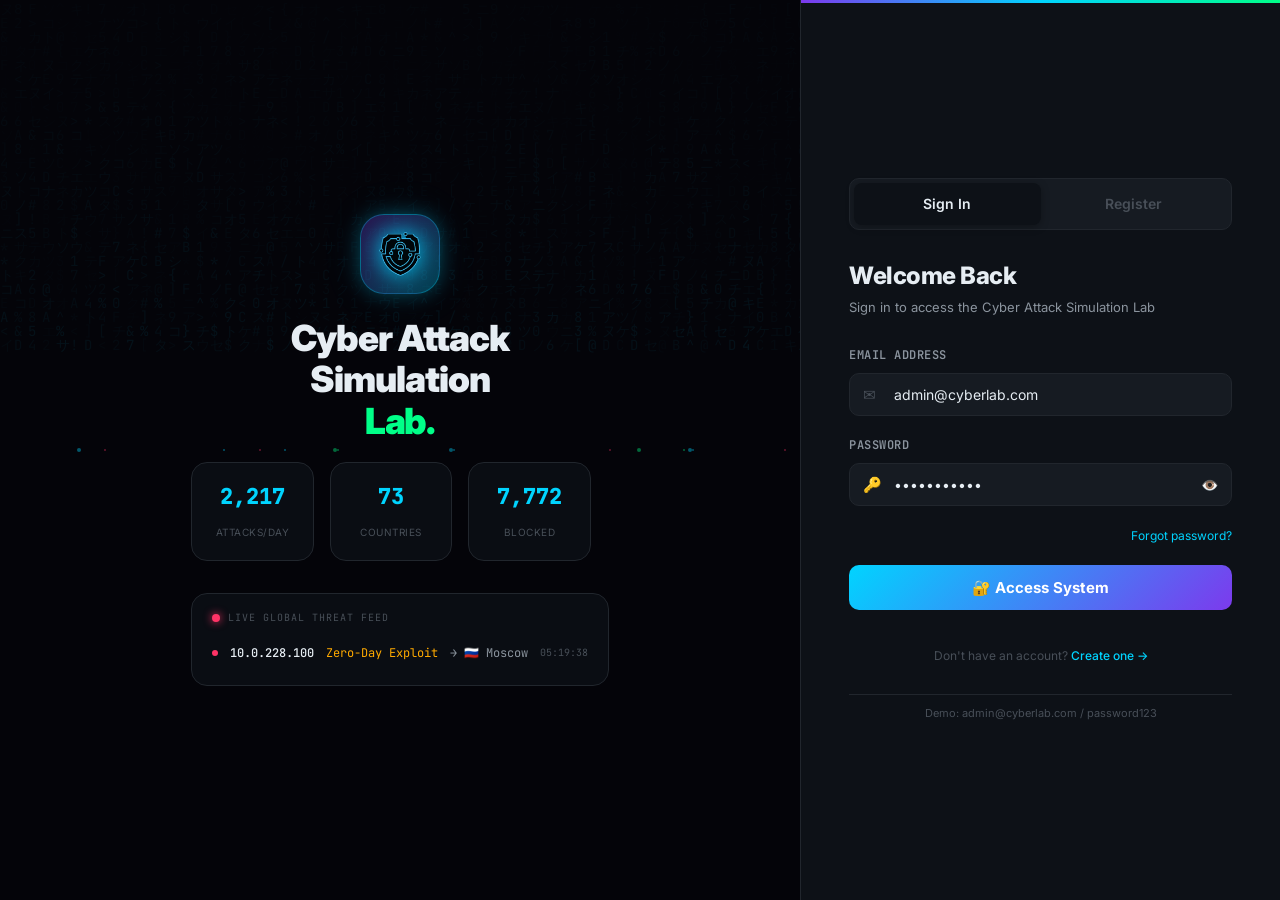
<file: lab.html>
﻿<!DOCTYPE html>
<html lang="en" dir="ltr">
<head>
  <meta charset="UTF-8">
  <meta name="viewport" content="width=device-width, initial-scale=1.0">
  <title>Interactive Lab — CyberLAB | Attack & Defense Simulator</title>
  <link rel="preconnect" href="https://fonts.googleapis.com">
  <link href="https://fonts.googleapis.com/css2?family=Inter:wght@300;400;500;600;700;800;900&family=JetBrains+Mono:wght@400;500;600;700&display=swap" rel="stylesheet">
  <link rel="stylesheet" href="css/main.css">
  <link rel="stylesheet" href="css/lab.css">
  <style>
    /* ── Interactive Terminal ── */
    .lab-interactive {
      display: grid;
      grid-template-columns: 1fr 380px;
      gap: 24px;
      align-items: start;
    }

    /* Terminal Window */
    .terminal-window {
      background: #0d0d0d;
      border: 1px solid #21262d;
      border-radius: 16px;
      overflow: hidden;
      box-shadow: 0 0 40px rgba(0,212,255,0.08), 0 20px 60px rgba(0,0,0,0.5);
    }

    .terminal-title-bar {
      display: flex;
      align-items: center;
      gap: 8px;
      padding: 12px 20px;
      background: #161b22;
      border-bottom: 1px solid #21262d;
    }
    .t-dot { width: 13px; height: 13px; border-radius: 50%; }
    .t-dot.red    { background: #ff5f56; }
    .t-dot.yellow { background: #febc2e; }
    .t-dot.green  { background: #27c93f; }
    .t-title {
      flex: 1; text-align: center;
      font-size: 12px; font-family: 'JetBrains Mono', monospace;
      color: #484f58;
    }
    .t-status {
      font-size: 10px; font-family: 'JetBrains Mono', monospace;
      padding: 3px 10px; border-radius: 99px;
    }
    .t-status.idle    { background: rgba(139,148,158,0.15); color: #8b949e; }
    .t-status.attack  { background: rgba(255,51,102,0.2);   color: #ff3366; animation: blink 1s infinite; }
    .t-status.blocked { background: rgba(0,255,136,0.2);    color: #00ff88; }

    /* Terminal Output Area */
    .terminal-output {
      height: 480px;
      overflow-y: auto;
      padding: 20px;
      font-family: 'JetBrains Mono', monospace;
      font-size: 13px;
      line-height: 1.9;
      background: #0d0d0d;
      scroll-behavior: smooth;
    }
    .terminal-output::-webkit-scrollbar { width: 4px; }
    .terminal-output::-webkit-scrollbar-thumb { background: #21262d; border-radius: 2px; }

    /* Output lines */
    .t-line { display: flex; align-items: flex-start; gap: 8px; }
    .t-prompt { color: #7c3aed; font-weight: 700; white-space: nowrap; user-select: none; }
    .t-prompt.root  { color: #ff3366; }
    .t-prompt.sys   { color: #00d4ff; }
    .t-prompt.def   { color: #00ff88; }
    .t-cmd    { color: #e6edf3; }
    .t-out    { color: #8b949e; padding-left: 8px; }
    .t-out.success { color: #00ff88; }
    .t-out.error   { color: #ff3366; }
    .t-out.warn    { color: #ffaa00; }
    .t-out.info    { color: #00d4ff; }
    .t-out.system  { color: #7c3aed; }
    .t-out.blocked { color: #00ff88; font-weight: 700; }
    .t-out.critical{ color: #ff3366; font-weight: 700; }
    .t-blank { height: 6px; }

    /* Input Row */
    .terminal-input-row {
      display: flex;
      align-items: center;
      gap: 0;
      padding: 14px 20px;
      background: #0d0d0d;
      border-top: 1px solid #161b22;
    }
    .t-input-prompt {
      font-family: 'JetBrains Mono', monospace;
      font-size: 13px;
      font-weight: 700;
      color: #00ff88;
      white-space: nowrap;
      user-select: none;
      margin-right: 10px;
    }
    #terminal-input {
      flex: 1;
      background: transparent;
      border: none;
      outline: none;
      font-family: 'JetBrains Mono', monospace;
      font-size: 13px;
      color: #e6edf3;
      caret-color: #00d4ff;
    }
    #terminal-input::placeholder { color: #30363d; }

    /* Autocomplete hint */
    .t-hint {
      font-family: 'JetBrains Mono', monospace;
      font-size: 11px;
      color: #30363d;
      padding: 6px 20px;
      background: #0d0d0d;
      border-top: 1px solid #0f1318;
      min-height: 24px;
    }

    /* ── Right Panel ── */
    .right-panel {
      display: flex;
      flex-direction: column;
      gap: 20px;
    }

    /* Mission Card */
    .mission-card {
      background: #0d1117;
      border: 1px solid #21262d;
      border-radius: 16px;
      overflow: hidden;
    }
    .mission-header {
      padding: 14px 20px;
      border-bottom: 1px solid #21262d;
      display: flex; align-items: center; justify-content: space-between;
    }
    .mission-title { font-size: 13px; font-weight: 700; display: flex; align-items: center; gap: 8px; }

    /* Command Reference */
    .cmd-ref {
      background: #0d1117;
      border: 1px solid #21262d;
      border-radius: 16px;
      overflow: hidden;
    }

    .cmd-category { padding: 10px 16px 4px; font-size: 10px; font-family: 'JetBrains Mono', monospace; color: #484f58; text-transform: uppercase; letter-spacing: 1px; }

    .cmd-item {
      display: flex;
      align-items: center;
      gap: 10px;
      padding: 9px 16px;
      cursor: pointer;
      transition: background 0.15s;
      border-radius: 8px;
      margin: 1px 6px;
    }
    .cmd-item:hover { background: rgba(0,212,255,0.06); }
    .cmd-item:active { background: rgba(0,212,255,0.12); }
    .cmd-name { font-size: 12px; font-family: 'JetBrains Mono', monospace; color: #00d4ff; min-width: 130px; }
    .cmd-desc { font-size: 11px; color: #484f58; flex: 1; }

    /* Defense Panel */
    .defense-card {
      background: #0d1117;
      border: 1px solid #21262d;
      border-radius: 16px;
      overflow: hidden;
    }

    .def-item {
      display: flex;
      align-items: center;
      justify-content: space-between;
      padding: 11px 16px;
      border-bottom: 1px solid #161b22;
      cursor: pointer;
      transition: background 0.15s;
    }
    .def-item:last-child { border-bottom: none; }
    .def-item:hover { background: rgba(255,255,255,0.03); }

    .def-info { display: flex; align-items: center; gap: 10px; }
    .def-icon { font-size: 18px; }
    .def-name { font-size: 13px; font-weight: 600; color: #e6edf3; }
    .def-key  { font-size: 10px; font-family: 'JetBrains Mono', monospace; color: #484f58; }

    .def-toggle {
      width: 44px; height: 24px;
      background: #161b22;
      border: 1px solid #21262d;
      border-radius: 99px;
      position: relative;
      transition: all 0.2s;
      flex-shrink: 0;
    }
    .def-toggle::after {
      content: '';
      position: absolute;
      width: 16px; height: 16px;
      border-radius: 50%;
      background: #484f58;
      top: 3px; left: 3px;
      transition: all 0.2s;
    }
    .def-toggle.on {
      background: rgba(0,255,136,0.15);
      border-color: #00ff88;
    }
    .def-toggle.on::after {
      transform: translateX(20px);
      background: #00ff88;
      box-shadow: 0 0 8px #00ff88;
    }
    .def-item.active-def { background: rgba(0,255,136,0.04); }

    /* Score / Status */
    .score-row {
      display: grid;
      grid-template-columns: 1fr 1fr;
      gap: 10px;
      padding: 14px 16px;
      border-top: 1px solid #21262d;
    }
    .score-item { text-align: center; }
    .score-val { font-size: 22px; font-weight: 800; font-family: 'JetBrains Mono', monospace; display: block; }
    .score-lbl { font-size: 10px; color: #484f58; text-transform: uppercase; letter-spacing: 0.5px; }

    /* Victory/Defeat Banner */
    .result-banner {
      position: fixed;
      top: 50%; left: 50%;
      transform: translate(-50%, -50%);
      background: rgba(13,17,23,0.95);
      backdrop-filter: blur(30px);
      border: 2px solid;
      border-radius: 24px;
      padding: 40px 60px;
      text-align: center;
      z-index: 1000;
      animation: banner-in 0.5s cubic-bezier(0.34,1.56,0.64,1) forwards;
      display: none;
    }
    @keyframes banner-in {
      from { opacity: 0; transform: translate(-50%, -50%) scale(0.7); }
      to   { opacity: 1; transform: translate(-50%, -50%) scale(1); }
    }
    .result-banner.win  { border-color: #00ff88; box-shadow: 0 0 80px rgba(0,255,136,0.3); }
    .result-banner.lose { border-color: #ff3366; box-shadow: 0 0 80px rgba(255,51,102,0.3); }

    /* Scan animation */
    @keyframes scan-line {
      0% { top: 0; }
      100% { top: 100%; }
    }

    /* Canvas */
    #viz-canvas {
      width: 100%; height: 160px;
      display: block;
      background: #05050a;
    }

    @media (max-width: 1100px) {
      .lab-interactive { grid-template-columns: 1fr; }
    }
  </style>
</head>
<body>
<div class="app-shell">

  <!-- SIDEBAR -->
  <aside class="sidebar">
    <div class="sidebar-logo">
      <div class="logo-icon"><img src="images/logo.png" alt="logo" style="width:36px;height:36px;object-fit:contain;filter:drop-shadow(0 0 6px #00d4ff)"></div>
      <div class="logo-text">
        <div class="logo-name">Cyber Attack Simulation Lab</div>
        
      </div>
    </div>
    <nav class="sidebar-nav">
      <div class="nav-section-label">Main</div>
      <a class="nav-item" href="dashboard.html"><span class="nav-icon">📊</span> Dashboard</a>
      <a class="nav-item" href="learn.html"><span class="nav-icon">🎓</span> Learning Center</a>
      <a class="nav-item active" href="lab.html"><span class="nav-icon">🧪</span> Simulation Lab</a>
      <a class="nav-item" href="analytics.html"><span class="nav-icon">📈</span> Analytics</a>
      <div class="nav-section-label">Advanced</div>
      <a class="nav-item" href="siem.html"><span class="nav-icon">🔍</span> SIEM Monitor</a>
      <a class="nav-item" href="reports.html"><span class="nav-icon">📋</span> Reports</a>
      <div class="nav-section-label">Tools</div>
      <a class="nav-item" href="profile.html"><span class="nav-icon">👤</span> My Profile</a>
      <a class="nav-item" href="#"><span class="nav-icon">⚙️</span> Settings</a>
    </nav>
    <div class="sidebar-footer">
      <div class="user-info" id="logout-btn">
        <div class="user-avatar" id="nav-user-init">A</div>
        <div class="user-details">
          <div class="user-name" id="nav-user-name">Loading...</div>
          <div class="user-role" id="nav-user-role">USER</div>
        </div>
        <div class="user-menu-btn">⏏</div>
      </div>
    </div>
  </aside>

  <!-- MAIN -->
  <div class="main-content">
    <header class="topbar">
      <div class="topbar-title">
        <h1>🧪 Interactive Attack Lab</h1>
        <p class="font-mono">اكتب الأوامر بنفسك — Attack & Defend in Real-Time</p>
      </div>
      <div class="topbar-actions">
        <div class="status-indicator">
          <div class="status-dot"></div>
          <span class="status-text" id="lab-status-text">LAB READY</span>
        </div>
        <button class="btn btn-ghost btn-sm" onclick="LabInteractive.reset()">🔄 Reset Lab</button>
      </div>
    </header>

    <main class="page-content">

      <!-- Warning -->
      <div style="background:rgba(255,170,0,0.07);border:1px solid rgba(255,170,0,0.25);border-radius:10px;padding:11px 18px;margin-bottom:20px;display:flex;align-items:center;gap:10px;font-size:12px">
        <span>⚠️</span>
        <span style="color:var(--text-muted)">Educational simulation only. Type <code style="color:var(--cyber-blue)">help</code> to see available commands.</span>
      </div>

      <div class="lab-interactive">

        <!-- ── LEFT: TERMINAL ── -->
        <div>
          <!-- Visualization Canvas -->
          <div style="background:#05050a;border:1px solid #21262d;border-radius:16px;overflow:hidden;margin-bottom:16px">
            <div style="padding:10px 16px;border-bottom:1px solid #161b22;display:flex;align-items:center;gap:8px">
              <span style="font-size:11px;font-family:monospace;color:#484f58">📡 NETWORK VISUALIZATION</span>
              <div style="margin-left:auto;display:flex;align-items:center;gap:6px">
                <div style="width:6px;height:6px;border-radius:50%;background:var(--defense-green);box-shadow:0 0 6px var(--defense-green);animation:blink 1.5s infinite"></div>
                <span style="font-size:10px;font-family:monospace;color:var(--defense-green)">ISOLATED NETWORK</span>
              </div>
            </div>
            <canvas id="viz-canvas"></canvas>
          </div>

          <!-- Terminal Window -->
          <div class="terminal-window">
            <div class="terminal-title-bar">
              <div class="t-dot red"></div>
              <div class="t-dot yellow"></div>
              <div class="t-dot green"></div>
              <div class="t-title">root@kali-cyberlab:~  —  Interactive Attack Terminal</div>
              <div class="t-status idle" id="t-status-badge">● IDLE</div>
            </div>

            <div class="terminal-output" id="terminal-output"></div>

            <div class="t-hint" id="t-hint">Type a command and press Enter · Tab to autocomplete · ↑↓ history</div>

            <div class="terminal-input-row">
              <span class="t-input-prompt" id="t-prompt-label">┌──(root㉿kali)-[~]<br>└─$</span>
              <input type="text" id="terminal-input" placeholder="type your command..." autocomplete="off" spellcheck="false">
            </div>
          </div>
        </div>

        <!-- ── RIGHT PANEL ── -->
        <div class="right-panel">

          <!-- Scoreboard -->
          <div class="defense-card">
            <div class="mission-header">
              <div class="mission-title">⚡ Session Stats</div>
              <button class="btn btn-ghost btn-sm" onclick="LabInteractive.reset()">Reset</button>
            </div>
            <div class="score-row">
              <div class="score-item">
                <span class="score-val" style="color:var(--attack-red)" id="score-attacks">0</span>
                <span class="score-lbl">Attacks Launched</span>
              </div>
              <div class="score-item">
                <span class="score-val" style="color:var(--defense-green)" id="score-blocked">0</span>
                <span class="score-lbl">Blocked</span>
              </div>
              <div class="score-item">
                <span class="score-val" style="color:var(--warning-orange)" id="score-success">0</span>
                <span class="score-lbl">Succeeded</span>
              </div>
              <div class="score-item">
                <span class="score-val" style="color:var(--cyber-blue)" id="score-xp">0</span>
                <span class="score-lbl">XP Earned</span>
              </div>
            </div>
          </div>

          <!-- Defense Toggles -->
          <div class="defense-card">
            <div class="mission-header">
              <div class="mission-title">🛡️ Defense Systems</div>
              <span style="font-size:10px;color:var(--text-muted);font-family:monospace">Click to toggle</span>
            </div>

            <div class="def-item" id="def-fw" onclick="LabInteractive.toggleDefense('firewall')">
              <div class="def-info">
                <span class="def-icon">🔥</span>
                <div>
                  <div class="def-name">Firewall</div>
                  <div class="def-key">Blocks: DDoS, Port Scan, Brute Force</div>
                </div>
              </div>
              <div class="def-toggle" id="toggle-firewall"></div>
            </div>

            <div class="def-item" id="def-ids" onclick="LabInteractive.toggleDefense('ids')">
              <div class="def-info">
                <span class="def-icon">🕵️</span>
                <div>
                  <div class="def-name">IDS / IPS</div>
                  <div class="def-key">Blocks: Nmap, SQLi, Phishing</div>
                </div>
              </div>
              <div class="def-toggle" id="toggle-ids"></div>
            </div>

            <div class="def-item" id="def-waf" onclick="LabInteractive.toggleDefense('waf')">
              <div class="def-info">
                <span class="def-icon">🧱</span>
                <div>
                  <div class="def-name">WAF</div>
                  <div class="def-key">Blocks: SQLi, XSS, CSRF</div>
                </div>
              </div>
              <div class="def-toggle" id="toggle-waf"></div>
            </div>

            <div class="def-item" id="def-mfa" onclick="LabInteractive.toggleDefense('mfa')">
              <div class="def-info">
                <span class="def-icon">🔐</span>
                <div>
                  <div class="def-name">MFA</div>
                  <div class="def-key">Blocks: Brute Force, Phishing</div>
                </div>
              </div>
              <div class="def-toggle" id="toggle-mfa"></div>
            </div>

            <div class="def-item" id="def-honey" onclick="LabInteractive.toggleDefense('honeypot')">
              <div class="def-info">
                <span class="def-icon">🍯</span>
                <div>
                  <div class="def-name">Honeypot</div>
                  <div class="def-key">Traps: Recon, MITM, APT</div>
                </div>
              </div>
              <div class="def-toggle" id="toggle-honeypot"></div>
            </div>

            <div class="def-item" id="def-dlp" onclick="LabInteractive.toggleDefense('dlp')">
              <div class="def-info">
                <span class="def-icon">🔒</span>
                <div>
                  <div class="def-name">DLP</div>
                  <div class="def-key">Blocks: Data exfiltration, Ransomware</div>
                </div>
              </div>
              <div class="def-toggle" id="toggle-dlp"></div>
            </div>

          </div>

          <!-- Command Reference -->
          <div class="cmd-ref">
            <div class="mission-header">
              <div class="mission-title">📋 Command Reference</div>
              <span style="font-size:10px;color:var(--text-muted)">Click to insert</span>
            </div>

            <div class="cmd-category">🔍 Recon</div>
            <div class="cmd-item" onclick="LabInteractive.insertCmd('nmap -sV 192.168.1.1')">
              <span class="cmd-name">nmap -sV</span><span class="cmd-desc">Port & version scan</span>
            </div>
            <div class="cmd-item" onclick="LabInteractive.insertCmd('nmap -sS --script vuln 192.168.1.1')">
              <span class="cmd-name">nmap --script vuln</span><span class="cmd-desc">Vulnerability scan</span>
            </div>
            <div class="cmd-item" onclick="LabInteractive.insertCmd('whois target.com')">
              <span class="cmd-name">whois</span><span class="cmd-desc">Domain information</span>
            </div>

            <div class="cmd-category">⚔️ Attack</div>
            <div class="cmd-item" onclick="LabInteractive.insertCmd('hping3 -S --flood -V 192.168.1.1')">
              <span class="cmd-name">hping3 --flood</span><span class="cmd-desc">DDoS SYN flood</span>
            </div>
            <div class="cmd-item" onclick="LabInteractive.insertCmd('sqlmap -u http://target.com/login --dbs')">
              <span class="cmd-name">sqlmap</span><span class="cmd-desc">SQL injection auto</span>
            </div>
            <div class="cmd-item" onclick="LabInteractive.insertCmd('hydra -l admin -P rockyou.txt ssh://192.168.1.1')">
              <span class="cmd-name">hydra</span><span class="cmd-desc">Brute force SSH</span>
            </div>
            <div class="cmd-item" onclick="LabInteractive.insertCmd('msfconsole -q -x \"use exploit/ms17_010; set RHOSTS 192.168.1.1; run\"')">
              <span class="cmd-name">msfconsole</span><span class="cmd-desc">EternalBlue exploit</span>
            </div>
            <div class="cmd-item" onclick="LabInteractive.insertCmd('arpspoof -i eth0 -t 192.168.1.1 192.168.1.254')">
              <span class="cmd-name">arpspoof</span><span class="cmd-desc">MITM ARP poison</span>
            </div>
            <div class="cmd-item" onclick="LabInteractive.insertCmd('sendEmail -t victim@company.com -f ceo@fake.com -s smtp.evil.com -u \"Urgent\" -m \"Click: http://phish.xyz\"')">
              <span class="cmd-name">sendEmail</span><span class="cmd-desc">Phishing email</span>
            </div>
            <div class="cmd-item" onclick="LabInteractive.insertCmd('python3 ransomware.py --target /var/www --key ENCRYPT')">
              <span class="cmd-name">ransomware.py</span><span class="cmd-desc">File encryption</span>
            </div>

            <div class="cmd-category">ℹ️ Utils</div>
            <div class="cmd-item" onclick="LabInteractive.insertCmd('help')">
              <span class="cmd-name">help</span><span class="cmd-desc">Show all commands</span>
            </div>
            <div class="cmd-item" onclick="LabInteractive.insertCmd('status')">
              <span class="cmd-name">status</span><span class="cmd-desc">Defense status</span>
            </div>
            <div class="cmd-item" onclick="LabInteractive.insertCmd('clear')">
              <span class="cmd-name">clear</span><span class="cmd-desc">Clear terminal</span>
            </div>
          </div>

        </div>
      </div>

    </main>
  </div>
</div>

<!-- Result Banner -->
<div class="result-banner" id="result-banner">
  <div id="result-emoji" style="font-size:64px;margin-bottom:16px">🎉</div>
  <h2 id="result-title" style="font-size:28px;margin-bottom:8px"></h2>
  <p id="result-desc" style="font-size:14px;color:var(--text-secondary);margin-bottom:24px"></p>
  <button class="btn btn-primary" onclick="LabInteractive.closeBanner()">Continue →</button>
</div>

<div id="toast-container" class="toast-container"></div>
<script src="js/utils.js"></script>
<script src="js/app.js"></script>
<script src="js/interactive-lab.js"></script>
</body>
</html>
</file>
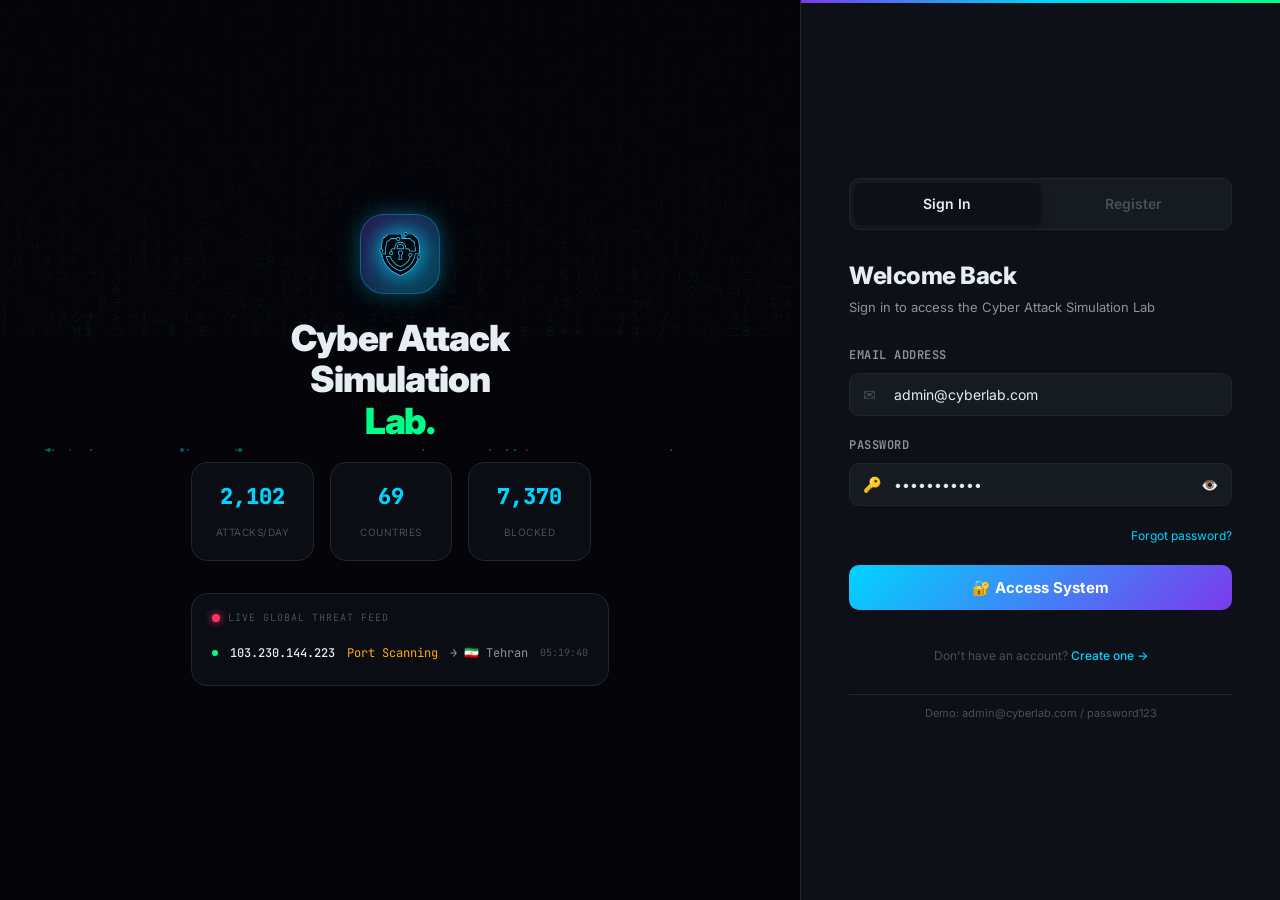
<file: learn.html>
﻿<!DOCTYPE html>
<html lang="en" dir="ltr">
<head>
  <meta charset="UTF-8">
  <meta name="viewport" content="width=device-width, initial-scale=1.0">
  <title>Learning Center — CyberLAB | Cyber Attack Simulation</title>
  <meta name="description" content="Learn cybersecurity with 4 difficulty levels — Beginner, Intermediate, Advanced, Expert">
  <link rel="preconnect" href="https://fonts.googleapis.com">
  <link href="https://fonts.googleapis.com/css2?family=Inter:wght@300;400;500;600;700;800;900&family=JetBrains+Mono:wght@400;500;600;700&display=swap" rel="stylesheet">
  <link rel="stylesheet" href="css/main.css">
  <link rel="stylesheet" href="css/learn.css">
</head>
<body>
<div class="app-shell">

  <!-- ── SIDEBAR ── -->
  <aside class="sidebar">
    <div class="sidebar-logo">
      <div class="logo-icon"><img src="images/logo.png" alt="logo" style="width:36px;height:36px;object-fit:contain;filter:drop-shadow(0 0 6px #00d4ff)"></div>
      <div class="logo-text">
        <div class="logo-name">Cyber Attack Simulation Lab</div>
        
      </div>
    </div>
    <nav class="sidebar-nav">
      <div class="nav-section-label">Main</div>
      <a class="nav-item" href="dashboard.html"><span class="nav-icon">📊</span> Dashboard <span class="nav-badge" id="alert-badge">!</span></a>
      <a class="nav-item active" href="learn.html"><span class="nav-icon">🎓</span> Learning Center</a>
      <a class="nav-item" href="lab.html"><span class="nav-icon">🧪</span> Simulation Lab</a>
      <a class="nav-item" href="analytics.html"><span class="nav-icon">📈</span> Analytics</a>
      <div class="nav-section-label">Advanced</div>
      <a class="nav-item" href="siem.html"><span class="nav-icon">🔍</span> SIEM Monitor</a>
      <a class="nav-item" href="reports.html"><span class="nav-icon">📋</span> Reports</a>
      <div class="nav-section-label">Tools</div>
      <a class="nav-item" href="profile.html"><span class="nav-icon">👤</span> My Profile</a>
      <a class="nav-item" href="#"><span class="nav-icon">⚙️</span> Settings</a>
    </nav>
    <div class="sidebar-footer">
      <div class="user-info" id="logout-btn">
        <div class="user-avatar" id="nav-user-init">A</div>
        <div class="user-details">
          <div class="user-name" id="nav-user-name">Loading...</div>
          <div class="user-role" id="nav-user-role">USER</div>
        </div>
        <div class="user-menu-btn">⏏</div>
      </div>
    </div>
  </aside>

  <!-- ── MAIN ── -->
  <div class="main-content">
    <header class="topbar">
      <div class="topbar-title">
        <h1>Learning Center</h1>
        <p class="font-mono">4 Difficulty Levels · Interactive Modules · XP System</p>
      </div>
      <div class="topbar-actions">
        <div class="status-indicator">
          <div class="status-dot"></div>
          <span class="status-text">SYSTEM ONLINE</span>
        </div>
      </div>
    </header>

    <main class="page-content">

      <!-- ── LEVEL CARDS ── -->
      <div class="levels-overview">

        <!-- Beginner -->
        <div class="level-card beginner active" id="level-card-beginner">
          <div class="level-icon-wrap">🌱</div>
          <div class="level-num">Level 01</div>
          <div class="level-name">Beginner</div>
          <div class="level-ar-name" style="color:var(--defense-green)">مبتدئ</div>
          <div class="level-desc">Start your cybersecurity journey. Learn fundamental concepts, basic threats, and essential protective measures.</div>
          <div class="level-progress-info">
            <span>Progress</span>
            <span class="level-pct">0%</span>
          </div>
          <div class="progress-bar">
            <div class="progress-fill level-progress-fill" style="width:0%"></div>
          </div>
          <div class="level-modules-count">0/3 modules completed</div>
        </div>

        <!-- Intermediate -->
        <div class="level-card intermediate" id="level-card-intermediate">
          <div class="level-icon-wrap">⚡</div>
          <div class="level-num">Level 02</div>
          <div class="level-name">Intermediate</div>
          <div class="level-ar-name" style="color:var(--cyber-blue)">متوسط</div>
          <div class="level-desc">Dive into hands-on attack techniques. Network scanning, SQL injection, and exploitation fundamentals.</div>
          <div class="level-progress-info">
            <span>Progress</span>
            <span class="level-pct">0%</span>
          </div>
          <div class="progress-bar">
            <div class="progress-fill level-progress-fill" style="width:0%;background:linear-gradient(90deg,var(--cyber-blue),var(--cyber-purple))"></div>
          </div>
          <div class="level-modules-count">0/2 modules completed</div>
        </div>

        <!-- Advanced -->
        <div class="level-card advanced" id="level-card-advanced">
          <div class="level-icon-wrap">🔥</div>
          <div class="level-num">Level 03</div>
          <div class="level-name">Advanced</div>
          <div class="level-ar-name" style="color:var(--warning-orange)">قوي</div>
          <div class="level-desc">Master exploitation frameworks like Metasploit. Post-exploitation, privilege escalation, and advanced attacks.</div>
          <div class="level-progress-info">
            <span>Progress</span>
            <span class="level-pct">0%</span>
          </div>
          <div class="progress-bar">
            <div class="progress-fill level-progress-fill" style="width:0%;background:linear-gradient(90deg,var(--warning-orange),var(--attack-red))"></div>
          </div>
          <div class="level-modules-count">0/1 modules completed</div>
        </div>

        <!-- Expert -->
        <div class="level-card expert" id="level-card-expert">
          <div class="level-icon-wrap">💀</div>
          <div class="level-num">Level 04</div>
          <div class="level-name">Expert</div>
          <div class="level-ar-name" style="color:var(--attack-red)">خبير</div>
          <div class="level-desc">APT attack lifecycles, nation-state tactics, red team operations, and advanced threat hunting techniques.</div>
          <div class="level-progress-info">
            <span>Progress</span>
            <span class="level-pct">0%</span>
          </div>
          <div class="progress-bar">
            <div class="progress-fill level-progress-fill" style="width:0%;background:linear-gradient(90deg,var(--attack-red),#880022)"></div>
          </div>
          <div class="level-modules-count">0/1 modules completed</div>
        </div>

      </div>

      <!-- ── LEARN CONTENT ── -->
      <div class="learn-content">

        <!-- Module List Sidebar -->
        <div class="module-sidebar">
          <div class="module-sidebar-header">
            <span class="card-title">📚 Modules</span>
            <span class="badge badge-green" id="sidebar-level-badge">Beginner</span>
          </div>
          <div class="module-list" id="module-list">
            <!-- Populated by JS -->
          </div>
        </div>

        <!-- Module Viewer -->
        <div class="module-viewer">

          <!-- Module Header -->
          <div class="module-viewer-header">
            <div class="module-breadcrumb" id="module-breadcrumb">
              Beginner <span>›</span> Theory
            </div>
            <h2 class="module-viewer-title" id="module-title">What is Cybersecurity?</h2>
            <div class="module-meta" id="module-meta">
              <span class="module-meta-item">⏱ 8 min</span>
              <span class="module-meta-item">⚡ +50 XP</span>
              <span class="module-meta-item">📂 Theory</span>
            </div>
          </div>

          <!-- Content Tabs -->
          <div class="content-tabs">
            <div class="content-tab active" data-tab="theory" onclick="LearnPage.switchTab('theory')">
              📖 Theory
            </div>
            <div class="content-tab" data-tab="demo" onclick="LearnPage.switchTab('demo')">
              💻 Demo
            </div>
            <div class="content-tab" data-tab="defense" onclick="LearnPage.switchTab('defense')">
              🛡️ Defense
            </div>
            <div class="content-tab" data-tab="quiz" onclick="LearnPage.switchTab('quiz')">
              🧠 Quiz
            </div>
          </div>

          <!-- Content Panels -->
          <div class="content-panel active" id="panel-theory">
            <!-- Populated by JS -->
          </div>

          <div class="content-panel" id="panel-demo">
            <!-- Populated by JS -->
          </div>

          <div class="content-panel" id="panel-defense">
            <!-- Populated by JS -->
          </div>

          <div class="content-panel" id="panel-quiz">
            <!-- Populated by JS -->
          </div>

        </div>
      </div>

    </main>
  </div>
</div>

<div id="toast-container" class="toast-container"></div>

<script src="js/utils.js"></script>
<script src="js/app.js"></script>
<script src="js/learn.js"></script>
</body>
</html>
</file>
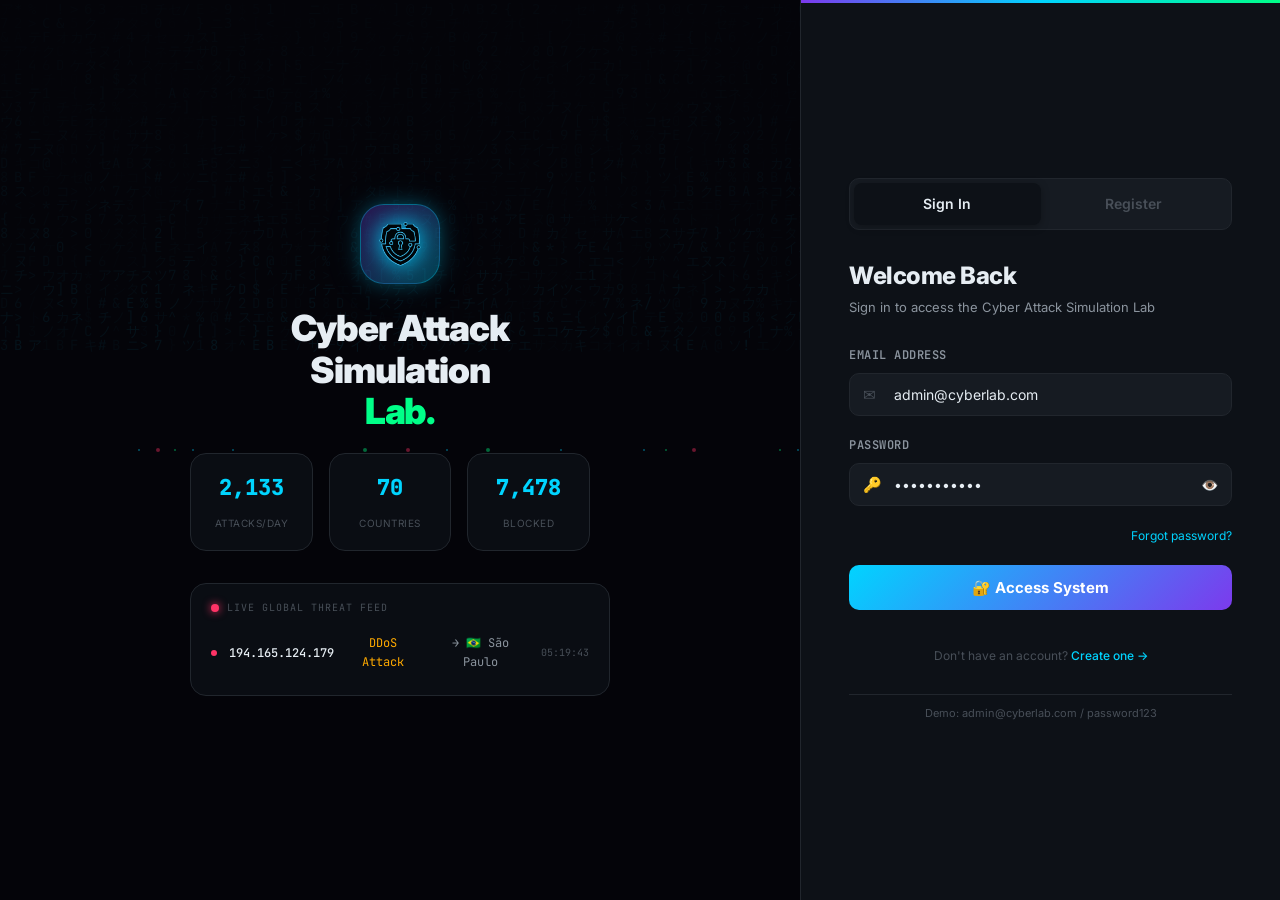
<file: profile.html>
﻿<!DOCTYPE html>
<html lang="en" dir="ltr">
<head>
  <meta charset="UTF-8">
  <meta name="viewport" content="width=device-width, initial-scale=1.0">
  <title>My Profile — CyberLAB | Progress & Achievements</title>
  <meta name="description" content="User profile, XP progression, achievements, and learning history">
  <link rel="preconnect" href="https://fonts.googleapis.com">
  <link href="https://fonts.googleapis.com/css2?family=Inter:wght@300;400;500;600;700;800;900&family=JetBrains+Mono:wght@400;500;600;700&display=swap" rel="stylesheet">
  <link rel="stylesheet" href="css/main.css">
  <link rel="stylesheet" href="css/lab.css">
</head>
<body>
<div class="app-shell">

  <aside class="sidebar">
    <div class="sidebar-logo">
      <div class="logo-icon"><img src="images/logo.png" alt="logo" style="width:36px;height:36px;object-fit:contain;filter:drop-shadow(0 0 6px #00d4ff)"></div>
      <div class="logo-text">
        <div class="logo-name">Cyber Attack Simulation Lab</div>
        
      </div>
    </div>
    <nav class="sidebar-nav">
      <div class="nav-section-label">Main</div>
      <a class="nav-item" href="dashboard.html"><span class="nav-icon">📊</span> Dashboard <span class="nav-badge">!</span></a>
      <a class="nav-item" href="learn.html"><span class="nav-icon">🎓</span> Learning Center</a>
      <a class="nav-item" href="lab.html"><span class="nav-icon">🧪</span> Simulation Lab</a>
      <a class="nav-item" href="analytics.html"><span class="nav-icon">📈</span> Analytics</a>
      <div class="nav-section-label">Advanced</div>
      <a class="nav-item" href="siem.html"><span class="nav-icon">🔍</span> SIEM Monitor</a>
      <a class="nav-item" href="reports.html"><span class="nav-icon">📋</span> Reports</a>
      <div class="nav-section-label">Tools</div>
      <a class="nav-item active" href="profile.html"><span class="nav-icon">👤</span> My Profile</a>
      <a class="nav-item" href="#"><span class="nav-icon">⚙️</span> Settings</a>
    </nav>
    <div class="sidebar-footer">
      <div class="user-info" id="logout-btn">
        <div class="user-avatar" id="nav-user-init">A</div>
        <div class="user-details">
          <div class="user-name" id="nav-user-name">Loading...</div>
          <div class="user-role" id="nav-user-role">USER</div>
        </div>
        <div class="user-menu-btn">⏏</div>
      </div>
    </div>
  </aside>

  <div class="main-content">
    <header class="topbar">
      <div class="topbar-title">
        <h1>My Profile</h1>
        <p class="font-mono">XP Progress · Achievements · Learning Path</p>
      </div>
      <div class="topbar-actions">
        <div class="status-indicator">
          <div class="status-dot"></div>
          <span class="status-text">CONNECTED</span>
        </div>
      </div>
    </header>

    <main class="page-content">

      <!-- Profile Header -->
      <div class="profile-header animate-fade-in">
        <div class="profile-avatar-wrap">
          <div class="profile-avatar" id="profile-init">A</div>
          <div class="profile-level-badge" id="profile-level-badge">1</div>
        </div>
        <div class="profile-info">
          <h2 class="profile-name" id="profile-name">Loading...</h2>
          <div class="profile-role" id="profile-role">STUDENT</div>
          <div class="profile-stats-row">
            <div class="profile-stat">
              <span class="profile-stat-val" id="profile-xp">0</span>
              <span class="profile-stat-lbl">Total XP</span>
            </div>
            <div class="profile-stat">
              <span class="profile-stat-val" id="profile-modules">0</span>
              <span class="profile-stat-lbl">Modules Done</span>
            </div>
            <div class="profile-stat">
              <span class="profile-stat-val" id="profile-rank">Beginner</span>
              <span class="profile-stat-lbl">Rank</span>
            </div>
            <div class="profile-stat">
              <span class="profile-stat-val" id="profile-join">--</span>
              <span class="profile-stat-lbl">Member Since</span>
            </div>
          </div>
        </div>
        <div class="xp-section" style="min-width:260px">
          <div><div style="font-size:28px;margin-bottom:4px">⚡</div></div>
          <div class="xp-bar-wrap">
            <div class="xp-labels">
              <span class="xp-label" id="xp-current">0 XP</span>
              <span class="xp-label" id="xp-max">250 XP (Level 2)</span>
            </div>
            <div class="xp-bar">
              <div class="xp-fill" id="profile-xp-bar" style="width:0%"></div>
            </div>
            <div style="text-align:right;font-size:11px;color:var(--text-muted);margin-top:4px;font-family:var(--font-mono)" id="profile-level">Level 1</div>
          </div>
        </div>
      </div>

      <!-- Stats Grid -->
      <div class="grid grid-4 mb-6 animate-fade-in animate-delay-1">
        <div class="stat-card blue">
          <div class="stat-icon blue">🎯</div>
          <div class="stat-value blue">--</div>
          <div class="stat-label">Quiz Score Avg</div>
        </div>
        <div class="stat-card green">
          <div class="stat-icon green">⏱️</div>
          <div class="stat-value green">--</div>
          <div class="stat-label">Study Time</div>
        </div>
        <div class="stat-card purple">
          <div class="stat-icon purple">🧪</div>
          <div class="stat-value purple">--</div>
          <div class="stat-label">Lab Simulations</div>
        </div>
        <div class="stat-card orange">
          <div class="stat-icon orange">🏆</div>
          <div class="stat-value orange" id="stat-badges-count">0</div>
          <div class="stat-label">Badges Earned</div>
        </div>
      </div>

      <!-- Badges + Learning Path -->
      <div class="grid grid-2 animate-fade-in animate-delay-2">

        <div class="card">
          <div class="card-header">
            <div class="card-title">🏆 Achievements & Badges</div>
            <span class="badge badge-orange">Collectibles</span>
          </div>
          <div class="badges-grid" id="badges-grid"></div>
        </div>

        <div class="card">
          <div class="card-header">
            <div class="card-title">🗺️ Learning Path Progress</div>
            <span class="badge badge-blue">4 Levels</span>
          </div>
          <div style="padding:20px 24px" id="learning-path-content"></div>
        </div>

      </div>

    </main>
  </div>
</div>

<div id="toast-container" class="toast-container"></div>

<script src="js/utils.js"></script>
<script src="js/app.js"></script>
<script src="js/lab.js"></script>
<script>
// Build learning path after DOM
document.addEventListener('DOMContentLoaded', () => {
  const pathData = [
    { level: 'Beginner',     ar: 'مبتدئ', color: '#00ff88', icon: '🌱', total: 3, ids: ['b1','b2','b3'] },
    { level: 'Intermediate', ar: 'متوسط', color: '#00d4ff', icon: '⚡', total: 2, ids: ['i1','i2'] },
    { level: 'Advanced',     ar: 'قوي',   color: '#ffaa00', icon: '🔥', total: 1, ids: ['a1'] },
    { level: 'Expert',       ar: 'خبير',  color: '#ff3366', icon: '💀', total: 1, ids: ['e1'] },
  ];

  const progress = Utils.storage.get('progress', {});
  const container = document.getElementById('learning-path-content');
  if (!container) return;

  let html = '<div style="display:flex;flex-direction:column;gap:20px">';
  pathData.forEach((l, i) => {
    const done = l.ids.filter(id => progress[id]).length;
    const pct  = Math.round((done / l.total) * 100);
    html += `
      <div style="display:flex;gap:16px;align-items:flex-start">
        <div style="display:flex;flex-direction:column;align-items:center;gap:4px">
          <div style="width:44px;height:44px;border-radius:12px;background:${l.color}22;border:2px solid ${l.color}44;display:flex;align-items:center;justify-content:center;font-size:20px;flex-shrink:0">${l.icon}</div>
          ${i < 3 ? '<div style="width:2px;height:20px;background:var(--border);border-radius:1px"></div>' : ''}
        </div>
        <div style="flex:1;padding-top:8px">
          <div style="display:flex;justify-content:space-between;align-items:center;margin-bottom:8px">
            <div>
              <span style="font-size:15px;font-weight:700">${l.level}</span>
              <span style="font-size:13px;color:${l.color};margin-left:8px;font-family:var(--font-mono)">${l.ar}</span>
            </div>
            <span style="font-size:12px;font-family:var(--font-mono);color:var(--text-muted)">${done}/${l.total} · ${pct}%</span>
          </div>
          <div style="height:5px;background:var(--bg-surface);border-radius:99px;overflow:hidden">
            <div style="height:100%;width:${pct}%;background:${l.color};border-radius:99px;transition:width 1s ease"></div>
          </div>
        </div>
      </div>
    `;
  });
  html += '</div>';
  container.innerHTML = html;
});
</script>
</body>
</html>
</file>
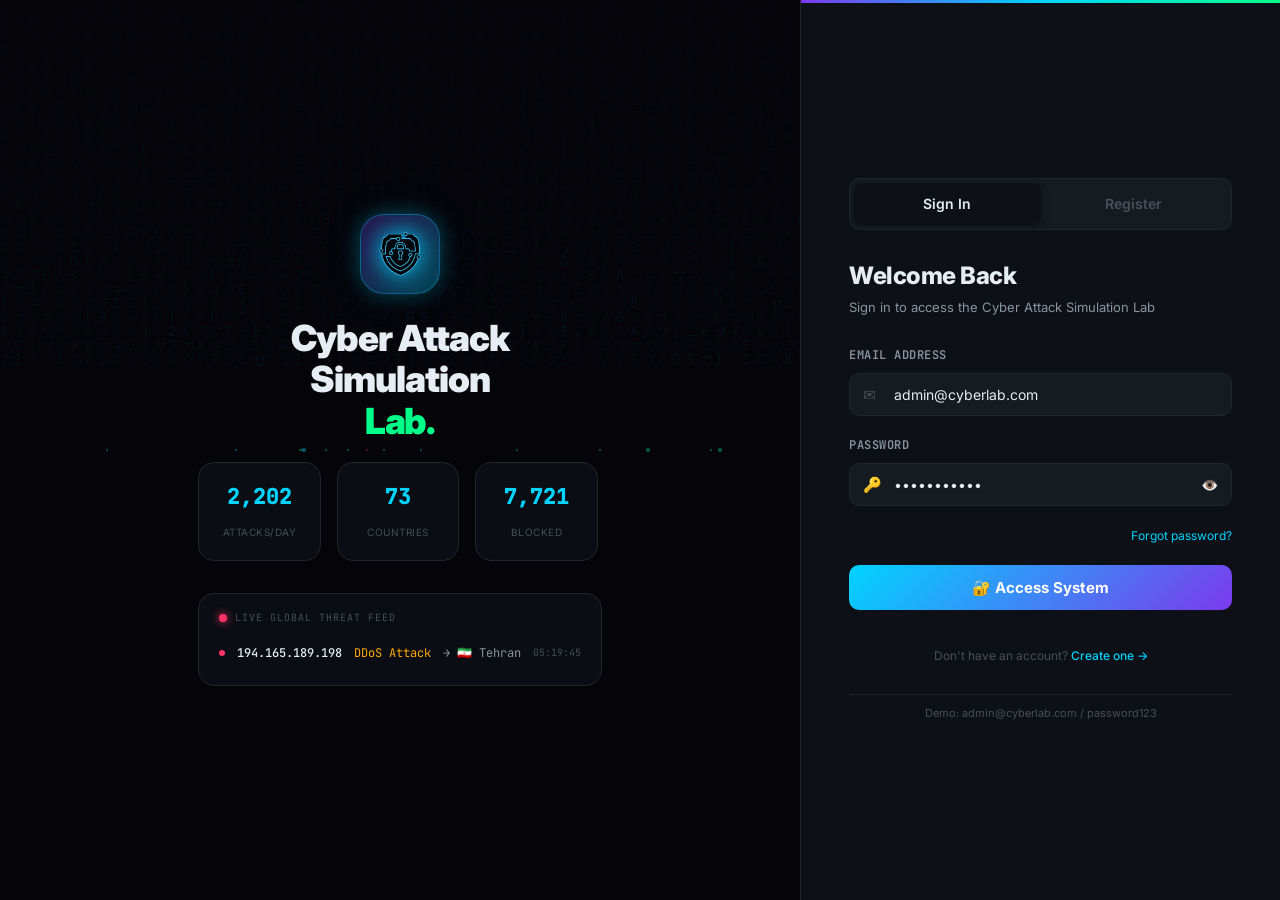
<file: reports.html>
﻿<!DOCTYPE html>
<html lang="en" dir="ltr">
<head>
  <meta charset="UTF-8">
  <meta name="viewport" content="width=device-width, initial-scale=1.0">
  <title>Reports — CyberLAB | Attack History & Security Reports</title>
  <link rel="preconnect" href="https://fonts.googleapis.com">
  <link href="https://fonts.googleapis.com/css2?family=Inter:wght@300;400;500;600;700;800;900&family=JetBrains+Mono:wght@400;500;600;700&display=swap" rel="stylesheet">
  <link rel="stylesheet" href="css/main.css">
  <style>
    .reports-grid { display: grid; grid-template-columns: repeat(3,1fr); gap: 16px; margin-bottom: 24px; }
    .report-kpi { background:var(--bg-card); border:1px solid var(--border); border-radius:12px; padding:20px; text-align:center; }
    .report-kpi-val { font-size:32px; font-weight:800; font-family:var(--font-mono); display:block; margin-bottom:4px; }
    .report-kpi-lbl { font-size:11px; color:var(--text-muted); text-transform:uppercase; letter-spacing:0.5px; }

    .report-actions { display:flex; gap:12px; margin-bottom:24px; flex-wrap:wrap; }
    .btn-report { display:flex; align-items:center; gap:8px; padding:10px 20px; border-radius:10px; border:1px solid var(--border); background:var(--bg-card); color:var(--text-primary); cursor:pointer; font-size:13px; font-weight:600; transition:all 0.2s; }
    .btn-report:hover { border-color:var(--cyber-blue); color:var(--cyber-blue); background:rgba(0,212,255,0.06); }
    .btn-report.primary { background:var(--cyber-blue); color:#000; border-color:var(--cyber-blue); }
    .btn-report.primary:hover { background:#00b8d9; }

    .history-table { background:var(--bg-card); border:1px solid var(--border); border-radius:16px; overflow:hidden; }
    .history-head { display:grid; grid-template-columns:40px 140px 100px 120px 100px 100px 1fr; gap:12px; padding:12px 20px; background:var(--bg-surface); border-bottom:1px solid var(--border); font-size:10px; font-family:var(--font-mono); color:var(--text-muted); text-transform:uppercase; letter-spacing:0.5px; }
    .history-row { display:grid; grid-template-columns:40px 140px 100px 120px 100px 100px 1fr; gap:12px; padding:12px 20px; border-bottom:1px solid rgba(255,255,255,0.03); align-items:center; font-size:12px; transition:background 0.1s; }
    .history-row:hover { background:rgba(255,255,255,0.02); }
    .history-row:last-child { border-bottom:none; }

    .sev-badge { font-size:9px; padding:2px 8px; border-radius:99px; font-family:var(--font-mono); font-weight:700; text-transform:uppercase; }
    .sev-badge.critical { background:rgba(255,51,102,0.2); color:#ff3366; }
    .sev-badge.high     { background:rgba(255,107,53,0.2); color:#ff6b35; }
    .sev-badge.medium   { background:rgba(255,170,0,0.2);  color:#ffaa00; }
    .sev-badge.low      { background:rgba(0,212,255,0.15); color:#00d4ff; }

    .result-tag { font-size:10px; padding:2px 8px; border-radius:99px; font-family:var(--font-mono); }
    .result-tag.blocked  { background:rgba(0,255,136,0.15); color:var(--defense-green); }
    .result-tag.success  { background:rgba(255,51,102,0.15); color:var(--attack-red); }

    /* Certificate */
    .cert-section { background:var(--bg-card); border:1px solid rgba(124,58,237,0.3); border-radius:16px; overflow:hidden; margin-top:24px; }
    .cert-header { padding:16px 24px; border-bottom:1px solid var(--border); display:flex; align-items:center; justify-content:space-between; }
    .cert-list { padding:16px; display:grid; grid-template-columns:repeat(auto-fill,minmax(280px,1fr)); gap:16px; }
    .cert-card { background:linear-gradient(135deg,rgba(124,58,237,0.1),rgba(0,212,255,0.05)); border:1px solid rgba(124,58,237,0.3); border-radius:12px; padding:20px; position:relative; overflow:hidden; }
    .cert-card::before { content:'🏅'; position:absolute; right:16px; top:16px; font-size:32px; opacity:0.3; }
    .cert-name { font-size:14px; font-weight:700; margin-bottom:6px; }
    .cert-desc { font-size:11px; color:var(--text-muted); margin-bottom:12px; }
    .cert-locked { opacity:0.4; filter:grayscale(1); }
    .cert-locked .cert-card::after { content:'🔒'; position:absolute; inset:0; display:flex; align-items:center; justify-content:center; font-size:32px; background:rgba(0,0,0,0.5); border-radius:12px; }

    @media (max-width:900px) {
      .reports-grid { grid-template-columns:repeat(2,1fr); }
      .history-head, .history-row { grid-template-columns:40px 1fr 80px 100px; }
      .history-head span:nth-child(n+5), .history-row span:nth-child(n+5) { display:none; }
    }
  </style>
</head>
<body>
<div class="app-shell">
  <aside class="sidebar">
    <div class="sidebar-logo">
      <div class="logo-icon"><img src="images/logo.png" alt="logo" style="width:36px;height:36px;object-fit:contain;filter:drop-shadow(0 0 6px #00d4ff)"></div>
      <div class="logo-text"><div class="logo-name">Cyber Attack Simulation Lab</div></div>
    </div>
    <nav class="sidebar-nav">
      <div class="nav-section-label">Main</div>
      <a class="nav-item" href="dashboard.html"><span class="nav-icon">📊</span> Dashboard</a>
      <a class="nav-item" href="learn.html"><span class="nav-icon">🎓</span> Learning Center</a>
      <a class="nav-item" href="lab.html"><span class="nav-icon">🧪</span> Simulation Lab</a>
      <a class="nav-item" href="analytics.html"><span class="nav-icon">📈</span> Analytics</a>
      <div class="nav-section-label">Advanced</div>
      <a class="nav-item" href="siem.html"><span class="nav-icon">🔍</span> SIEM Monitor</a>
      <a class="nav-item active" href="reports.html"><span class="nav-icon">📋</span> Reports</a>
      <div class="nav-section-label">Tools</div>
      <a class="nav-item" href="profile.html"><span class="nav-icon">👤</span> My Profile</a>
    </nav>
    <div class="sidebar-footer">
      <div class="user-info" id="logout-btn">
        <div class="user-avatar" id="nav-user-init">A</div>
        <div class="user-details">
          <div class="user-name" id="nav-user-name">Loading...</div>
          <div class="user-role" id="nav-user-role">USER</div>
        </div>
        <div class="user-menu-btn">⏏</div>
      </div>
    </div>
  </aside>

  <div class="main-content">
    <header class="topbar">
      <div class="topbar-title">
        <h1>📋 Reports & Certificates</h1>
        <p class="font-mono">Attack History · Security Metrics · Downloadable Reports</p>
      </div>
      <div class="topbar-actions">
        <div class="status-indicator"><div class="status-dot"></div><span class="status-text">SYSTEM ONLINE</span></div>
      </div>
    </header>

    <main class="page-content">

      <!-- KPIs -->
      <div class="reports-grid animate-fade-in">
        <div class="report-kpi">
          <span class="report-kpi-val" style="color:var(--attack-red)" id="rpt-total">0</span>
          <span class="report-kpi-lbl">Total Attacks Simulated</span>
        </div>
        <div class="report-kpi">
          <span class="report-kpi-val" style="color:var(--defense-green)" id="rpt-blocked">0</span>
          <span class="report-kpi-lbl">Successfully Blocked</span>
        </div>
        <div class="report-kpi">
          <span class="report-kpi-val" style="color:var(--cyber-blue)" id="rpt-rate">0%</span>
          <span class="report-kpi-lbl">Defense Success Rate</span>
        </div>
        <div class="report-kpi">
          <span class="report-kpi-val" style="color:var(--cyber-purple)" id="rpt-xp">0 XP</span>
          <span class="report-kpi-lbl">Experience Earned</span>
        </div>
        <div class="report-kpi">
          <span class="report-kpi-val" style="color:var(--warning-orange)" id="rpt-modules">0/8</span>
          <span class="report-kpi-lbl">Modules Completed</span>
        </div>
        <div class="report-kpi">
          <span class="report-kpi-val" style="color:var(--defense-green)" id="rpt-score">0</span>
          <span class="report-kpi-lbl">Overall Security Score</span>
        </div>
      </div>

      <!-- Download Actions -->
      <div class="report-actions animate-fade-in animate-delay-1">
        <button class="btn-report primary" onclick="Reports.downloadCSV()">⬇ Download CSV Report</button>
        <button class="btn-report" onclick="Reports.printReport()">🖨 Print / Save PDF</button>
        <button class="btn-report" onclick="Reports.downloadJSON()">📦 Export JSON</button>
        <button class="btn-report" onclick="Reports.generateFull()">📄 Full Security Report</button>
      </div>

      <!-- History Table -->
      <div class="history-table animate-fade-in animate-delay-2">
        <div class="card-header">
          <div class="card-title">📜 Attack Simulation History</div>
          <div style="display:flex;gap:8px">
            <select id="filter-type" onchange="Reports.filterHistory()" style="background:var(--bg-surface);border:1px solid var(--border);color:var(--text-primary);font-family:var(--font-mono);font-size:11px;padding:4px 8px;border-radius:6px;outline:none">
              <option value="all">All Types</option>
              <option value="DDoS">DDoS</option>
              <option value="SQL">SQL Injection</option>
              <option value="Brute">Brute Force</option>
              <option value="MITM">MITM</option>
              <option value="Ransomware">Ransomware</option>
              <option value="Phishing">Phishing</option>
            </select>
            <select id="filter-result" onchange="Reports.filterHistory()" style="background:var(--bg-surface);border:1px solid var(--border);color:var(--text-primary);font-family:var(--font-mono);font-size:11px;padding:4px 8px;border-radius:6px;outline:none">
              <option value="all">All Results</option>
              <option value="blocked">Blocked</option>
              <option value="success">Succeeded</option>
            </select>
          </div>
        </div>
        <div class="history-head">
          <span>#</span>
          <span>Attack Type</span>
          <span>Severity</span>
          <span>Target</span>
          <span>Defense Used</span>
          <span>Result</span>
          <span>Timestamp</span>
        </div>
        <div id="history-body"></div>
      </div>

      <!-- Certificates -->
      <div class="cert-section animate-fade-in animate-delay-3">
        <div class="cert-header">
          <div class="card-title">🏆 Earned Certificates</div>
          <span class="badge badge-purple" id="cert-count">0 / 6</span>
        </div>
        <div class="cert-list" id="cert-list"></div>
      </div>

    </main>
  </div>
</div>

<div id="toast-container" class="toast-container"></div>
<script src="js/utils.js"></script>
<script src="js/app.js"></script>
<script src="js/reports.js"></script>
</body>
</html>
</file>
<file: css/main.css>
/* ============================================================
   CYBER ATTACK SIMULATION LAB — Global Design System
   ALMAAREEFA University | Graduation Project 2024-2025
   ============================================================ */

@import url('https://fonts.googleapis.com/css2?family=Inter:wght@300;400;500;600;700;800;900&family=JetBrains+Mono:wght@400;500;600;700&display=swap');

/* ── CSS Custom Properties ── */
:root {
  /* Core Colors */
  --cyber-blue:       #00d4ff;
  --cyber-blue-dim:   #00a8cc;
  --cyber-purple:     #7c3aed;
  --cyber-purple-dim: #5b21b6;
  --attack-red:       #ff3366;
  --attack-red-dim:   #cc1144;
  --defense-green:    #00ff88;
  --defense-green-dim:#00cc66;
  --warning-orange:   #ffaa00;
  --warning-dim:      #cc8800;

  /* Backgrounds */
  --bg-void:    #05050a;
  --bg-dark:    #0a0a0f;
  --bg-card:    #0d1117;
  --bg-surface: #161b22;
  --bg-elevated:#1c2128;
  --bg-hover:   #21262d;

  /* Text */
  --text-primary: #e6edf3;
  --text-secondary:#8b949e;
  --text-muted:   #484f58;
  --text-disabled:#30363d;

  /* Borders */
  --border:       #21262d;
  --border-bright:#30363d;
  --border-cyber: rgba(0, 212, 255, 0.3);
  --border-red:   rgba(255, 51, 102, 0.3);
  --border-green: rgba(0, 255, 136, 0.3);

  /* Glows */
  --glow-blue:   0 0 20px rgba(0, 212, 255, 0.25), 0 0 40px rgba(0, 212, 255, 0.1);
  --glow-red:    0 0 20px rgba(255, 51, 102, 0.25), 0 0 40px rgba(255, 51, 102, 0.1);
  --glow-green:  0 0 20px rgba(0, 255, 136, 0.25), 0 0 40px rgba(0, 255, 136, 0.1);
  --glow-purple: 0 0 20px rgba(124, 58, 237, 0.25), 0 0 40px rgba(124, 58, 237, 0.1);

  /* Typography */
  --font-sans:  'Inter', system-ui, -apple-system, sans-serif;
  --font-mono:  'JetBrains Mono', 'Fira Code', 'Cascadia Code', monospace;

  /* Spacing */
  --space-1: 4px;
  --space-2: 8px;
  --space-3: 12px;
  --space-4: 16px;
  --space-5: 20px;
  --space-6: 24px;
  --space-8: 32px;
  --space-10: 40px;
  --space-12: 48px;
  --space-16: 64px;

  /* Radii */
  --radius-sm: 6px;
  --radius-md: 10px;
  --radius-lg: 16px;
  --radius-xl: 24px;
  --radius-full: 9999px;

  /* Transitions */
  --transition-fast: 0.15s cubic-bezier(0.4, 0, 0.2, 1);
  --transition-base: 0.25s cubic-bezier(0.4, 0, 0.2, 1);
  --transition-slow: 0.4s cubic-bezier(0.4, 0, 0.2, 1);

  /* Sidebar */
  --sidebar-width: 260px;
  --topbar-height: 64px;
}

/* ── Reset ── */
*, *::before, *::after { box-sizing: border-box; margin: 0; padding: 0; }
html { font-size: 16px; scroll-behavior: smooth; }
body {
  font-family: var(--font-sans);
  background: var(--bg-dark);
  color: var(--text-primary);
  line-height: 1.6;
  overflow-x: hidden;
  -webkit-font-smoothing: antialiased;
}
a { color: inherit; text-decoration: none; }
button { cursor: pointer; border: none; outline: none; background: none; font-family: inherit; }
input, textarea, select { font-family: inherit; outline: none; border: none; background: none; }
ul, ol { list-style: none; }
img { max-width: 100%; display: block; }

/* ── Scrollbar ── */
::-webkit-scrollbar { width: 6px; height: 6px; }
::-webkit-scrollbar-track { background: var(--bg-dark); }
::-webkit-scrollbar-thumb { background: var(--border-bright); border-radius: var(--radius-full); }
::-webkit-scrollbar-thumb:hover { background: var(--text-muted); }

/* ── Typography ── */
h1, h2, h3, h4, h5, h6 {
  font-weight: 700;
  line-height: 1.2;
  letter-spacing: -0.02em;
}
.font-mono { font-family: var(--font-mono); }

/* ── Layout Shell ── */
.app-shell {
  display: flex;
  min-height: 100vh;
}

/* ── Sidebar ── */
.sidebar {
  width: var(--sidebar-width);
  height: 100vh;
  position: fixed;
  top: 0; left: 0;
  background: var(--bg-card);
  border-right: 1px solid var(--border);
  display: flex;
  flex-direction: column;
  z-index: 100;
  transition: transform var(--transition-base);
  overflow: hidden;
}

.sidebar::before {
  content: '';
  position: absolute;
  top: 0; left: 0; right: 0;
  height: 2px;
  background: linear-gradient(90deg, var(--cyber-purple), var(--cyber-blue), var(--defense-green));
}

.sidebar-logo {
  display: flex;
  align-items: center;
  gap: var(--space-3);
  padding: var(--space-5) var(--space-6);
  border-bottom: 1px solid var(--border);
  min-height: var(--topbar-height);
}

.sidebar-logo .logo-icon {
  width: 36px; height: 36px;
  background: linear-gradient(135deg, var(--cyber-purple), var(--cyber-blue));
  border-radius: var(--radius-md);
  display: flex; align-items: center; justify-content: center;
  font-size: 18px;
  box-shadow: var(--glow-blue);
  flex-shrink: 0;
}

.sidebar-logo .logo-text {
  display: flex; flex-direction: column;
}
.sidebar-logo .logo-name {
  font-size: 13px; font-weight: 700;
  color: var(--text-primary);
  letter-spacing: 0.5px;
  line-height: 1.2;
}
.sidebar-logo .logo-sub {
  font-size: 10px;
  color: var(--cyber-blue);
  font-family: var(--font-mono);
  letter-spacing: 1px;
  text-transform: uppercase;
}

.sidebar-nav {
  flex: 1;
  padding: var(--space-4) var(--space-3);
  overflow-y: auto;
  display: flex;
  flex-direction: column;
  gap: var(--space-1);
}

.nav-section-label {
  font-size: 10px;
  font-weight: 600;
  text-transform: uppercase;
  letter-spacing: 1.5px;
  color: var(--text-muted);
  padding: var(--space-4) var(--space-3) var(--space-2);
}

.nav-item {
  display: flex;
  align-items: center;
  gap: var(--space-3);
  padding: 10px var(--space-3);
  border-radius: var(--radius-md);
  color: var(--text-secondary);
  font-size: 14px;
  font-weight: 500;
  transition: all var(--transition-fast);
  position: relative;
  text-decoration: none;
}

.nav-item:hover {
  background: var(--bg-hover);
  color: var(--text-primary);
}

.nav-item.active {
  background: rgba(0, 212, 255, 0.1);
  color: var(--cyber-blue);
  border: 1px solid rgba(0, 212, 255, 0.2);
}

.nav-item.active::before {
  content: '';
  position: absolute;
  left: -1px; top: 20%; bottom: 20%;
  width: 3px;
  background: var(--cyber-blue);
  border-radius: 0 4px 4px 0;
}

.nav-item .nav-icon {
  font-size: 16px;
  width: 20px;
  text-align: center;
  flex-shrink: 0;
}

.nav-item .nav-badge {
  margin-left: auto;
  background: var(--attack-red);
  color: white;
  font-size: 10px;
  font-weight: 700;
  padding: 2px 6px;
  border-radius: var(--radius-full);
  font-family: var(--font-mono);
  animation: pulse-badge 2s ease-in-out infinite;
}

@keyframes pulse-badge {
  0%, 100% { opacity: 1; }
  50% { opacity: 0.6; }
}

.sidebar-footer {
  padding: var(--space-4) var(--space-3);
  border-top: 1px solid var(--border);
}

.user-info {
  display: flex;
  align-items: center;
  gap: var(--space-3);
  padding: var(--space-3);
  border-radius: var(--radius-md);
  cursor: pointer;
  transition: background var(--transition-fast);
}
.user-info:hover { background: var(--bg-hover); }

.user-avatar {
  width: 34px; height: 34px;
  border-radius: var(--radius-full);
  background: linear-gradient(135deg, var(--cyber-purple), var(--cyber-blue));
  display: flex; align-items: center; justify-content: center;
  font-size: 13px; font-weight: 700;
  color: white;
  flex-shrink: 0;
}

.user-details { flex: 1; min-width: 0; }
.user-name { font-size: 13px; font-weight: 600; color: var(--text-primary); }
.user-role { font-size: 11px; color: var(--cyber-blue); font-family: var(--font-mono); }

.user-menu-btn {
  color: var(--text-muted);
  font-size: 14px;
  padding: 4px;
  border-radius: var(--radius-sm);
  transition: color var(--transition-fast);
}
.user-menu-btn:hover { color: var(--text-primary); }

/* ── Main Content ── */
.main-content {
  margin-left: var(--sidebar-width);
  min-height: 100vh;
  display: flex;
  flex-direction: column;
  width: calc(100% - var(--sidebar-width));
}

/* ── Topbar ── */
.topbar {
  height: var(--topbar-height);
  background: var(--bg-card);
  border-bottom: 1px solid var(--border);
  display: flex;
  align-items: center;
  padding: 0 var(--space-8);
  gap: var(--space-4);
  position: sticky;
  top: 0;
  z-index: 50;
}

.topbar-title {
  flex: 1;
}
.topbar-title h1 {
  font-size: 18px;
  font-weight: 700;
  color: var(--text-primary);
}
.topbar-title p {
  font-size: 12px;
  color: var(--text-muted);
  font-family: var(--font-mono);
}

.topbar-actions {
  display: flex;
  align-items: center;
  gap: var(--space-3);
}

.topbar-btn {
  width: 36px; height: 36px;
  border-radius: var(--radius-md);
  background: var(--bg-surface);
  border: 1px solid var(--border);
  color: var(--text-secondary);
  display: flex; align-items: center; justify-content: center;
  font-size: 16px;
  transition: all var(--transition-fast);
  position: relative;
}
.topbar-btn:hover {
  background: var(--bg-hover);
  color: var(--text-primary);
  border-color: var(--border-bright);
}

.topbar-btn .alert-dot {
  position: absolute;
  top: 6px; right: 6px;
  width: 8px; height: 8px;
  background: var(--attack-red);
  border-radius: 50%;
  border: 2px solid var(--bg-card);
  animation: pulse-badge 1.5s ease-in-out infinite;
}

.status-indicator {
  display: flex;
  align-items: center;
  gap: var(--space-2);
  background: rgba(0, 255, 136, 0.1);
  border: 1px solid rgba(0, 255, 136, 0.25);
  padding: 6px 12px;
  border-radius: var(--radius-full);
}
.status-dot {
  width: 7px; height: 7px;
  border-radius: 50%;
  background: var(--defense-green);
  box-shadow: 0 0 8px var(--defense-green);
  animation: blink 1.5s ease-in-out infinite;
}
@keyframes blink {
  0%, 100% { opacity: 1; }
  50% { opacity: 0.3; }
}
.status-text {
  font-size: 12px;
  font-family: var(--font-mono);
  color: var(--defense-green);
  font-weight: 500;
}

/* ── Page Content ── */
.page-content {
  flex: 1;
  padding: var(--space-8);
  overflow-y: auto;
}

/* ── Cards ── */
.card {
  background: var(--bg-card);
  border: 1px solid var(--border);
  border-radius: var(--radius-lg);
  overflow: hidden;
  transition: border-color var(--transition-fast);
}
.card:hover { border-color: var(--border-bright); }

.card-glass {
  background: rgba(13, 17, 23, 0.7);
  backdrop-filter: blur(20px);
  border: 1px solid rgba(255, 255, 255, 0.06);
  border-radius: var(--radius-lg);
}

.card-header {
  display: flex;
  align-items: center;
  justify-content: space-between;
  padding: var(--space-5) var(--space-6);
  border-bottom: 1px solid var(--border);
}
.card-title {
  font-size: 14px;
  font-weight: 600;
  color: var(--text-primary);
  display: flex;
  align-items: center;
  gap: var(--space-2);
}
.card-body { padding: var(--space-5) var(--space-6); }

/* ── Stat Cards ── */
.stat-card {
  background: var(--bg-card);
  border: 1px solid var(--border);
  border-radius: var(--radius-lg);
  padding: var(--space-6);
  position: relative;
  overflow: hidden;
  transition: all var(--transition-base);
}
.stat-card::after {
  content: '';
  position: absolute;
  inset: 0;
  opacity: 0;
  transition: opacity var(--transition-fast);
}
.stat-card:hover { transform: translateY(-2px); }
.stat-card:hover::after { opacity: 1; }

.stat-card.blue { border-top: 2px solid var(--cyber-blue); }
.stat-card.red  { border-top: 2px solid var(--attack-red); }
.stat-card.green{ border-top: 2px solid var(--defense-green); }
.stat-card.orange{ border-top: 2px solid var(--warning-orange); }
.stat-card.purple{ border-top: 2px solid var(--cyber-purple); }

.stat-icon {
  width: 44px; height: 44px;
  border-radius: var(--radius-md);
  display: flex; align-items: center; justify-content: center;
  font-size: 20px;
  margin-bottom: var(--space-4);
}
.stat-icon.blue   { background: rgba(0,212,255,0.12); }
.stat-icon.red    { background: rgba(255,51,102,0.12); }
.stat-icon.green  { background: rgba(0,255,136,0.12); }
.stat-icon.orange { background: rgba(255,170,0,0.12); }
.stat-icon.purple { background: rgba(124,58,237,0.12); }

.stat-value {
  font-size: 32px;
  font-weight: 800;
  font-family: var(--font-mono);
  letter-spacing: -1px;
  line-height: 1;
  margin-bottom: var(--space-1);
}
.stat-value.blue   { color: var(--cyber-blue); }
.stat-value.red    { color: var(--attack-red); }
.stat-value.green  { color: var(--defense-green); }
.stat-value.orange { color: var(--warning-orange); }
.stat-value.purple { color: var(--cyber-purple); }

.stat-label {
  font-size: 12px;
  color: var(--text-secondary);
  font-weight: 500;
  text-transform: uppercase;
  letter-spacing: 0.5px;
}
.stat-change {
  font-size: 11px;
  font-family: var(--font-mono);
  margin-top: var(--space-2);
  display: flex; align-items: center; gap: 4px;
}
.stat-change.up   { color: var(--attack-red); }
.stat-change.down { color: var(--defense-green); }

/* ── Grid ── */
.grid { display: grid; gap: var(--space-6); }
.grid-2 { grid-template-columns: repeat(2, 1fr); }
.grid-3 { grid-template-columns: repeat(3, 1fr); }
.grid-4 { grid-template-columns: repeat(4, 1fr); }
.grid-5 { grid-template-columns: repeat(5, 1fr); }

/* ── Buttons ── */
.btn {
  display: inline-flex;
  align-items: center;
  justify-content: center;
  gap: var(--space-2);
  padding: 10px 20px;
  border-radius: var(--radius-md);
  font-size: 14px;
  font-weight: 600;
  font-family: var(--font-sans);
  transition: all var(--transition-fast);
  cursor: pointer;
  white-space: nowrap;
}

.btn-primary {
  background: linear-gradient(135deg, var(--cyber-blue), var(--cyber-purple));
  color: white;
  border: none;
  box-shadow: 0 4px 15px rgba(0, 212, 255, 0.25);
}
.btn-primary:hover {
  transform: translateY(-1px);
  box-shadow: 0 6px 25px rgba(0, 212, 255, 0.4);
}

.btn-danger {
  background: linear-gradient(135deg, var(--attack-red), #cc1144);
  color: white;
  border: none;
  box-shadow: 0 4px 15px rgba(255,51,102,0.25);
}
.btn-danger:hover {
  transform: translateY(-1px);
  box-shadow: 0 6px 25px rgba(255,51,102,0.4);
}

.btn-success {
  background: linear-gradient(135deg, var(--defense-green), #00cc66);
  color: #0a0a0f;
  border: none;
  box-shadow: 0 4px 15px rgba(0,255,136,0.25);
}
.btn-success:hover {
  transform: translateY(-1px);
  box-shadow: 0 6px 25px rgba(0,255,136,0.4);
}

.btn-ghost {
  background: transparent;
  color: var(--text-secondary);
  border: 1px solid var(--border);
}
.btn-ghost:hover {
  background: var(--bg-hover);
  color: var(--text-primary);
  border-color: var(--border-bright);
}

.btn-sm { padding: 6px 14px; font-size: 12px; }
.btn-lg { padding: 14px 28px; font-size: 16px; }

/* ── Badges ── */
.badge {
  display: inline-flex;
  align-items: center;
  gap: 4px;
  padding: 3px 10px;
  border-radius: var(--radius-full);
  font-size: 11px;
  font-weight: 600;
  font-family: var(--font-mono);
  text-transform: uppercase;
  letter-spacing: 0.5px;
}
.badge-red    { background: rgba(255,51,102,0.15); color: var(--attack-red); border: 1px solid rgba(255,51,102,0.3); }
.badge-orange { background: rgba(255,170,0,0.15);  color: var(--warning-orange); border: 1px solid rgba(255,170,0,0.3); }
.badge-blue   { background: rgba(0,212,255,0.15);  color: var(--cyber-blue); border: 1px solid rgba(0,212,255,0.3); }
.badge-green  { background: rgba(0,255,136,0.15);  color: var(--defense-green); border: 1px solid rgba(0,255,136,0.3); }
.badge-purple { background: rgba(124,58,237,0.15); color: #a78bfa; border: 1px solid rgba(124,58,237,0.3); }
.badge-gray   { background: rgba(139,148,158,0.15);color: var(--text-secondary); border: 1px solid var(--border); }

/* ── Progress Bar ── */
.progress-bar {
  height: 4px;
  background: var(--bg-surface);
  border-radius: var(--radius-full);
  overflow: hidden;
}
.progress-fill {
  height: 100%;
  border-radius: var(--radius-full);
  background: linear-gradient(90deg, var(--cyber-blue), var(--cyber-purple));
  transition: width 0.6s cubic-bezier(0.4, 0, 0.2, 1);
  position: relative;
}
.progress-fill::after {
  content: '';
  position: absolute;
  top: 0; right: 0; bottom: 0;
  width: 30px;
  background: linear-gradient(90deg, transparent, rgba(255,255,255,0.3));
  animation: shimmer 1.5s ease-in-out infinite;
}
@keyframes shimmer {
  0% { opacity: 0; }
  50% { opacity: 1; }
  100% { opacity: 0; }
}

/* ── Live Dot ── */
.live-dot {
  display: inline-flex;
  align-items: center;
  gap: 6px;
}
.live-dot::before {
  content: '';
  width: 8px; height: 8px;
  border-radius: 50%;
  background: var(--attack-red);
  box-shadow: 0 0 8px var(--attack-red);
  animation: live-pulse 1s ease-in-out infinite;
}
@keyframes live-pulse {
  0%, 100% { transform: scale(1); opacity: 1; }
  50% { transform: scale(1.3); opacity: 0.7; }
}

/* ── Toast Notifications ── */
.toast-container {
  position: fixed;
  top: var(--space-5);
  right: var(--space-5);
  z-index: 1000;
  display: flex;
  flex-direction: column;
  gap: var(--space-3);
  pointer-events: none;
}

.toast {
  background: var(--bg-card);
  border: 1px solid var(--border);
  border-radius: var(--radius-lg);
  padding: var(--space-4) var(--space-5);
  display: flex;
  align-items: flex-start;
  gap: var(--space-3);
  max-width: 360px;
  pointer-events: all;
  animation: toast-in var(--transition-base) forwards;
  box-shadow: 0 8px 32px rgba(0,0,0,0.5);
}
@keyframes toast-in {
  from { opacity: 0; transform: translateX(100%); }
  to   { opacity: 1; transform: translateX(0); }
}
.toast.danger  { border-left: 3px solid var(--attack-red); }
.toast.success { border-left: 3px solid var(--defense-green); }
.toast.warning { border-left: 3px solid var(--warning-orange); }
.toast.info    { border-left: 3px solid var(--cyber-blue); }

.toast-icon { font-size: 18px; margin-top: 1px; flex-shrink: 0; }
.toast-content { flex: 1; }
.toast-title { font-size: 13px; font-weight: 600; margin-bottom: 2px; }
.toast-msg   { font-size: 12px; color: var(--text-secondary); font-family: var(--font-mono); }

/* ── Utility ── */
.flex { display: flex; }
.flex-col { display: flex; flex-direction: column; }
.items-center { align-items: center; }
.justify-between { justify-content: space-between; }
.justify-center { justify-content: center; }
.gap-2 { gap: var(--space-2); }
.gap-3 { gap: var(--space-3); }
.gap-4 { gap: var(--space-4); }
.gap-6 { gap: var(--space-6); }
.text-mono { font-family: var(--font-mono); }
.text-sm { font-size: 12px; }
.text-xs { font-size: 11px; }
.text-muted { color: var(--text-muted); }
.text-secondary { color: var(--text-secondary); }
.text-blue  { color: var(--cyber-blue); }
.text-red   { color: var(--attack-red); }
.text-green { color: var(--defense-green); }
.text-orange{ color: var(--warning-orange); }
.text-purple{ color: #a78bfa; }
.w-full { width: 100%; }
.mb-4 { margin-bottom: var(--space-4); }
.mb-6 { margin-bottom: var(--space-6); }
.mb-8 { margin-bottom: var(--space-8); }
.mt-4 { margin-top: var(--space-4); }
.mt-6 { margin-top: var(--space-6); }
.truncate { overflow: hidden; text-overflow: ellipsis; white-space: nowrap; }

/* ── Animations ── */
@keyframes fade-in {
  from { opacity: 0; transform: translateY(12px); }
  to   { opacity: 1; transform: translateY(0); }
}
.animate-fade-in { animation: fade-in 0.4s cubic-bezier(0.4,0,0.2,1) both; }
.animate-delay-1 { animation-delay: 0.1s; }
.animate-delay-2 { animation-delay: 0.2s; }
.animate-delay-3 { animation-delay: 0.3s; }
.animate-delay-4 { animation-delay: 0.4s; }

/* ── Responsive ── */
@media (max-width: 1200px) {
  .grid-4 { grid-template-columns: repeat(2, 1fr); }
  .grid-5 { grid-template-columns: repeat(3, 1fr); }
}
@media (max-width: 900px) {
  :root { --sidebar-width: 0px; }
  .sidebar { transform: translateX(-260px); }
  .main-content { margin-left: 0; width: 100%; }
  .grid-3 { grid-template-columns: repeat(2, 1fr); }
  .grid-2 { grid-template-columns: 1fr; }
}
@media (max-width: 600px) {
  .grid-3, .grid-4 { grid-template-columns: 1fr; }
  .page-content { padding: var(--space-4); }
}
</file>
<file: css/auth.css>
/* ============================================================
   AUTH PAGE — Login & Register Styles
   ============================================================ */

.auth-page {
  min-height: 100vh;
  display: flex;
  background: var(--bg-void);
  position: relative;
  overflow: hidden;
}

/* ── Matrix Canvas Background ── */
#matrix-canvas {
  position: fixed;
  top: 0; left: 0;
  width: 100%; height: 100%;
  opacity: 0.07;
  z-index: 0;
  pointer-events: none;
}

/* ── Left Panel ── */
.auth-left {
  flex: 1;
  display: flex;
  flex-direction: column;
  justify-content: center;
  align-items: center;
  padding: 60px;
  position: relative;
  z-index: 1;
}

.auth-brand {
  text-align: center;
  max-width: 500px;
}

.auth-logo-wrap {
  display: inline-flex;
  align-items: center;
  justify-content: center;
  width: 80px; height: 80px;
  border-radius: 24px;
  background: linear-gradient(135deg, rgba(124,58,237,0.3), rgba(0,212,255,0.3));
  border: 1px solid rgba(0, 212, 255, 0.3);
  font-size: 36px;
  margin: 0 auto var(--space-6);
  box-shadow: var(--glow-blue);
  animation: logo-float 4s ease-in-out infinite;
}

@keyframes logo-float {
  0%, 100% { transform: translateY(0); }
  50% { transform: translateY(-8px); }
}

.auth-tagline {
  font-size: 36px;
  font-weight: 900;
  line-height: 1.15;
  letter-spacing: -0.03em;
  margin-bottom: var(--space-5);
}

.auth-tagline .highlight-blue  { color: var(--cyber-blue); }
.auth-tagline .highlight-red   { color: var(--attack-red); }
.auth-tagline .highlight-green { color: var(--defense-green); }

.auth-desc {
  font-size: 15px;
  color: var(--text-secondary);
  line-height: 1.7;
  margin-bottom: var(--space-10);
}

/* ── Threat Stats ── */
.threat-stats {
  display: grid;
  grid-template-columns: repeat(3, 1fr);
  gap: var(--space-4);
  margin-bottom: var(--space-8);
  width: 100%;
  max-width: 400px;
}

.threat-stat-item {
  background: rgba(13, 17, 23, 0.8);
  border: 1px solid var(--border);
  border-radius: var(--radius-lg);
  padding: var(--space-4);
  text-align: center;
  transition: all var(--transition-fast);
}
.threat-stat-item:hover {
  border-color: var(--border-cyber);
  box-shadow: var(--glow-blue);
}

.threat-stat-num {
  font-size: 22px;
  font-weight: 800;
  font-family: var(--font-mono);
  color: var(--cyber-blue);
  display: block;
  margin-bottom: 4px;
}
.threat-stat-label {
  font-size: 10px;
  color: var(--text-muted);
  text-transform: uppercase;
  letter-spacing: 0.5px;
}

/* ── Attack Ticker ── */
.attack-ticker {
  width: 100%;
  max-width: 420px;
  background: rgba(13,17,23,0.8);
  border: 1px solid var(--border);
  border-radius: var(--radius-lg);
  padding: var(--space-4) var(--space-5);
  overflow: hidden;
}
.ticker-label {
  display: flex;
  align-items: center;
  gap: var(--space-2);
  margin-bottom: var(--space-3);
}
.ticker-label span {
  font-size: 10px;
  font-family: var(--font-mono);
  text-transform: uppercase;
  letter-spacing: 1px;
  color: var(--text-muted);
}

.ticker-item {
  display: flex;
  align-items: center;
  gap: var(--space-3);
  padding: 6px 0;
  font-size: 12px;
  font-family: var(--font-mono);
  color: var(--text-secondary);
  border-bottom: 1px solid var(--border);
  animation: ticker-slide 0.3s ease-out;
}
.ticker-item:last-child { border-bottom: none; }
.ticker-item .ticker-dot {
  width: 6px; height: 6px;
  border-radius: 50%;
  flex-shrink: 0;
}
.ticker-ip { color: var(--text-primary); font-weight: 500; }
.ticker-type { color: var(--warning-orange); }
.ticker-time { margin-left: auto; color: var(--text-muted); font-size: 10px; }

@keyframes ticker-slide {
  from { opacity: 0; transform: translateY(-8px); }
  to   { opacity: 1; transform: translateY(0); }
}

/* ── Right Panel ── */
.auth-right {
  width: 480px;
  background: var(--bg-card);
  border-left: 1px solid var(--border);
  display: flex;
  flex-direction: column;
  justify-content: center;
  padding: 60px 48px;
  position: relative;
  z-index: 1;
}

.auth-right::before {
  content: '';
  position: absolute;
  top: 0; left: 0; right: 0;
  height: 3px;
  background: linear-gradient(90deg, var(--cyber-purple), var(--cyber-blue), var(--defense-green));
}

/* ── Tabs ── */
.auth-tabs {
  display: flex;
  gap: 0;
  background: var(--bg-surface);
  border: 1px solid var(--border);
  border-radius: var(--radius-md);
  padding: 4px;
  margin-bottom: var(--space-8);
}

.auth-tab {
  flex: 1;
  padding: 10px;
  border-radius: calc(var(--radius-md) - 2px);
  font-size: 14px;
  font-weight: 600;
  color: var(--text-muted);
  text-align: center;
  cursor: pointer;
  transition: all var(--transition-fast);
}
.auth-tab.active {
  background: var(--bg-card);
  color: var(--text-primary);
  box-shadow: 0 2px 8px rgba(0,0,0,0.3);
}

/* ── Auth Form ── */
.auth-form { display: none; flex-direction: column; gap: var(--space-5); }
.auth-form.visible { display: flex; animation: fade-in 0.3s ease; }

.auth-header { margin-bottom: var(--space-2); }
.auth-header h2 { font-size: 24px; font-weight: 800; margin-bottom: 6px; }
.auth-header p { font-size: 13px; color: var(--text-secondary); }

/* ── Form Fields ── */
.form-group { display: flex; flex-direction: column; gap: var(--space-2); }
.form-label {
  font-size: 12px;
  font-weight: 600;
  color: var(--text-secondary);
  text-transform: uppercase;
  letter-spacing: 0.5px;
  font-family: var(--font-mono);
}

.form-input-wrap {
  position: relative;
}

.form-input {
  width: 100%;
  background: var(--bg-surface);
  border: 1px solid var(--border);
  border-radius: var(--radius-md);
  padding: 12px 44px 12px 44px;
  font-size: 14px;
  color: var(--text-primary);
  transition: all var(--transition-fast);
}
.form-input:focus {
  border-color: var(--cyber-blue);
  background: var(--bg-elevated);
  box-shadow: 0 0 0 3px rgba(0, 212, 255, 0.1);
}
.form-input::placeholder { color: var(--text-muted); }

.form-input-icon {
  position: absolute;
  left: 14px;
  top: 50%;
  transform: translateY(-50%);
  font-size: 15px;
  color: var(--text-muted);
  pointer-events: none;
}

.form-input-action {
  position: absolute;
  right: 14px;
  top: 50%;
  transform: translateY(-50%);
  font-size: 14px;
  color: var(--text-muted);
  cursor: pointer;
  transition: color var(--transition-fast);
}
.form-input-action:hover { color: var(--text-primary); }

.form-error {
  font-size: 11px;
  color: var(--attack-red);
  font-family: var(--font-mono);
  display: none;
}
.form-group.has-error .form-input {
  border-color: var(--attack-red);
  box-shadow: 0 0 0 3px rgba(255,51,102,0.1);
}
.form-group.has-error .form-error { display: block; }

/* ── Password Strength ── */
.password-strength {
  margin-top: var(--space-2);
}
.strength-bar {
  height: 3px;
  background: var(--bg-surface);
  border-radius: var(--radius-full);
  margin-bottom: 6px;
  overflow: hidden;
}
.strength-fill {
  height: 100%;
  border-radius: var(--radius-full);
  width: 0;
  transition: all 0.4s ease;
}
.strength-fill.weak   { width: 25%; background: var(--attack-red); }
.strength-fill.fair   { width: 50%; background: var(--warning-orange); }
.strength-fill.good   { width: 75%; background: var(--cyber-blue); }
.strength-fill.strong { width: 100%; background: var(--defense-green); }

.strength-label {
  font-size: 11px;
  font-family: var(--font-mono);
  color: var(--text-muted);
}

/* ── Role Selector ── */
.role-selector {
  display: grid;
  grid-template-columns: repeat(3, 1fr);
  gap: var(--space-2);
}
.role-option {
  background: var(--bg-surface);
  border: 1px solid var(--border);
  border-radius: var(--radius-md);
  padding: var(--space-3);
  text-align: center;
  cursor: pointer;
  transition: all var(--transition-fast);
}
.role-option:hover {
  border-color: var(--border-bright);
  background: var(--bg-elevated);
}
.role-option.selected {
  border-color: var(--cyber-blue);
  background: rgba(0,212,255,0.1);
}
.role-option .role-icon { font-size: 20px; margin-bottom: 4px; display: block; }
.role-option .role-name { font-size: 11px; font-weight: 600; color: var(--text-secondary); }
.role-option.selected .role-name { color: var(--cyber-blue); }

/* ── Auth Submit ── */
.btn-auth {
  width: 100%;
  padding: 13px;
  background: linear-gradient(135deg, var(--cyber-blue), var(--cyber-purple));
  color: white;
  border: none;
  border-radius: var(--radius-md);
  font-size: 15px;
  font-weight: 700;
  cursor: pointer;
  transition: all var(--transition-fast);
  position: relative;
  overflow: hidden;
}

.btn-auth::before {
  content: '';
  position: absolute;
  top: 0; left: -100%;
  width: 100%; height: 100%;
  background: linear-gradient(90deg, transparent, rgba(255,255,255,0.15), transparent);
  transition: left 0.5s ease;
}
.btn-auth:hover::before { left: 100%; }
.btn-auth:hover {
  transform: translateY(-1px);
  box-shadow: 0 8px 25px rgba(0,212,255,0.35);
}
.btn-auth:active { transform: translateY(0); }

/* ── Loading State ── */
.btn-auth.loading {
  pointer-events: none;
  opacity: 0.8;
}
.btn-auth.loading::after {
  content: '';
  display: inline-block;
  width: 14px; height: 14px;
  border: 2px solid rgba(255,255,255,0.3);
  border-top-color: white;
  border-radius: 50%;
  animation: spin 0.7s linear infinite;
  margin-left: 8px;
}
@keyframes spin { to { transform: rotate(360deg); } }

/* ── Footer Links ── */
.auth-footer {
  text-align: center;
  margin-top: var(--space-4);
  font-size: 12px;
  color: var(--text-muted);
}
.auth-footer a {
  color: var(--cyber-blue);
  cursor: pointer;
  font-weight: 500;
}
.auth-footer a:hover { text-decoration: underline; }

/* ── University Badge ── */
.university-badge {
  display: flex;
  align-items: center;
  gap: var(--space-3);
  padding: var(--space-4) var(--space-5);
  background: rgba(124,58,237,0.08);
  border: 1px solid rgba(124,58,237,0.2);
  border-radius: var(--radius-md);
  margin-top: var(--space-6);
}
.university-badge .uni-icon { font-size: 20px; }
.university-badge .uni-text { font-size: 11px; color: var(--text-secondary); line-height: 1.5; }
.university-badge .uni-text strong { display: block; color: var(--text-primary); font-size: 12px; }

/* ── Glowing particles ── */
.particle {
  position: absolute;
  width: 3px; height: 3px;
  border-radius: 50%;
  background: var(--cyber-blue);
  opacity: 0.4;
  animation: particle-float linear infinite;
}

@keyframes particle-float {
  0% { transform: translateY(100vh) translateX(0); opacity: 0; }
  10% { opacity: 0.4; }
  90% { opacity: 0.4; }
  100% { transform: translateY(-10vh) translateX(var(--drift)); opacity: 0; }
}

/* ── Responsive ── */
@media (max-width: 900px) {
  .auth-left { display: none; }
  .auth-right {
    width: 100%;
    padding: 40px 32px;
    border-left: none;
  }
}
@media (max-width: 480px) {
  .auth-right { padding: 32px 20px; }
  .auth-tagline { font-size: 28px; }
  .threat-stats { grid-template-columns: 1fr; }
  .role-selector { grid-template-columns: 1fr; }
}
</file>
<file: css/lab.css>
/* ============================================================
   LAB PAGE — Simulation Lab & Analytics Styles
   ============================================================ */

/* ── Lab Layout ── */
.lab-layout {
  display: grid;
  grid-template-columns: 380px 1fr;
  gap: var(--space-6);
  align-items: start;
}

/* ── Attack Launcher Panel ── */
.launcher-panel {
  background: var(--bg-card);
  border: 1px solid var(--border);
  border-radius: var(--radius-lg);
  overflow: hidden;
  position: sticky;
  top: calc(var(--topbar-height) + var(--space-6));
}

.launcher-header {
  padding: var(--space-5) var(--space-6);
  border-bottom: 1px solid var(--border);
  background: var(--bg-surface);
  display: flex;
  align-items: center;
  justify-content: space-between;
}

/* ── Attack Type Grid ── */
.attack-type-grid {
  display: grid;
  grid-template-columns: 1fr 1fr;
  gap: var(--space-3);
  padding: var(--space-5) var(--space-6);
}

.attack-type-btn {
  background: var(--bg-surface);
  border: 1px solid var(--border);
  border-radius: var(--radius-md);
  padding: var(--space-4);
  text-align: center;
  cursor: pointer;
  transition: all var(--transition-fast);
  position: relative;
  overflow: hidden;
}

.attack-type-btn:hover {
  transform: translateY(-2px);
  border-color: var(--border-bright);
}

.attack-type-btn.selected {
  border-color: var(--attack-red);
  background: rgba(255,51,102,0.08);
}
.attack-type-btn.selected::before {
  content: '✓';
  position: absolute;
  top: 6px; right: 8px;
  font-size: 10px;
  color: var(--attack-red);
  font-weight: 700;
}

.attack-type-icon { font-size: 24px; margin-bottom: var(--space-2); display: block; }
.attack-type-name { font-size: 12px; font-weight: 600; color: var(--text-primary); margin-bottom: 2px; }
.attack-type-severity { font-size: 10px; font-family: var(--font-mono); color: var(--text-muted); }

/* ── Config Section ── */
.attack-config {
  padding: 0 var(--space-6) var(--space-5);
  display: flex;
  flex-direction: column;
  gap: var(--space-4);
}

.config-row {
  display: flex;
  flex-direction: column;
  gap: var(--space-2);
}
.config-label {
  font-size: 11px;
  font-weight: 600;
  color: var(--text-secondary);
  text-transform: uppercase;
  letter-spacing: 0.5px;
  font-family: var(--font-mono);
}

.config-input {
  background: var(--bg-surface);
  border: 1px solid var(--border);
  border-radius: var(--radius-md);
  padding: 10px var(--space-4);
  font-size: 13px;
  font-family: var(--font-mono);
  color: var(--text-primary);
  width: 100%;
  transition: all var(--transition-fast);
}
.config-input:focus {
  border-color: var(--cyber-blue);
  box-shadow: 0 0 0 3px rgba(0,212,255,0.1);
}

.intensity-slider {
  display: flex;
  flex-direction: column;
  gap: var(--space-2);
}
.slider-track {
  position: relative;
  height: 6px;
  background: var(--bg-surface);
  border-radius: var(--radius-full);
}
.slider-fill {
  position: absolute;
  left: 0; top: 0; bottom: 0;
  background: linear-gradient(90deg, var(--defense-green), var(--attack-red));
  border-radius: var(--radius-full);
  transition: width var(--transition-fast);
}
input[type="range"] {
  position: absolute;
  top: 50%; left: 0;
  width: 100%;
  transform: translateY(-50%);
  opacity: 0;
  cursor: pointer;
  height: 24px;
  z-index: 2;
}

.intensity-labels {
  display: flex;
  justify-content: space-between;
  font-size: 10px;
  font-family: var(--font-mono);
  color: var(--text-muted);
}

/* ── Launch Button ── */
.launch-btn {
  margin: 0 var(--space-6) var(--space-6);
  width: calc(100% - 48px);
  padding: 14px;
  background: linear-gradient(135deg, var(--attack-red), #cc1144);
  color: white;
  border: none;
  border-radius: var(--radius-md);
  font-size: 15px;
  font-weight: 700;
  cursor: pointer;
  transition: all var(--transition-fast);
  display: flex;
  align-items: center;
  justify-content: center;
  gap: var(--space-2);
  box-shadow: 0 4px 20px rgba(255,51,102,0.3);
  position: relative;
  overflow: hidden;
}

.launch-btn::before {
  content: '';
  position: absolute;
  inset: 0;
  background: linear-gradient(135deg, rgba(255,255,255,0.1), transparent);
  opacity: 0;
  transition: opacity var(--transition-fast);
}
.launch-btn:hover {
  transform: translateY(-2px);
  box-shadow: 0 8px 30px rgba(255,51,102,0.5);
}
.launch-btn:hover::before { opacity: 1; }

.launch-btn.running {
  background: linear-gradient(135deg, var(--warning-orange), #cc8800);
  box-shadow: 0 4px 20px rgba(255,170,0,0.3);
  animation: pulse-launch 1s ease-in-out infinite;
}
@keyframes pulse-launch {
  0%, 100% { box-shadow: 0 4px 20px rgba(255,170,0,0.3); }
  50% { box-shadow: 0 8px 40px rgba(255,170,0,0.6); }
}

/* ── Lab Main Area ── */
.lab-main {
  display: flex;
  flex-direction: column;
  gap: var(--space-6);
}

/* ── Attack Visualization ── */
.attack-viz {
  background: var(--bg-card);
  border: 1px solid var(--border);
  border-radius: var(--radius-lg);
  overflow: hidden;
  min-height: 300px;
  position: relative;
}

.viz-canvas-wrap {
  position: relative;
  height: 280px;
  background: var(--bg-void);
  overflow: hidden;
}

#lab-canvas {
  width: 100%; height: 100%;
  display: block;
}

.viz-overlay {
  position: absolute;
  inset: 0;
  display: flex;
  align-items: center;
  justify-content: center;
  flex-direction: column;
  gap: var(--space-4);
}

.viz-idle-text {
  font-size: 14px;
  color: var(--text-muted);
  font-family: var(--font-mono);
  text-align: center;
}

/* ── Steps Panel ── */
.steps-panel {
  background: var(--bg-card);
  border: 1px solid var(--border);
  border-radius: var(--radius-lg);
  overflow: hidden;
}

.steps-list {
  padding: var(--space-5) var(--space-6);
  display: flex;
  flex-direction: column;
  gap: var(--space-4);
}

.step-item {
  display: flex;
  gap: var(--space-4);
  align-items: flex-start;
  position: relative;
}

.step-item::before {
  content: '';
  position: absolute;
  left: 15px;
  top: 36px;
  bottom: -16px;
  width: 1px;
  background: var(--border);
}
.step-item:last-child::before { display: none; }

.step-num {
  width: 32px; height: 32px;
  border-radius: 50%;
  border: 2px solid var(--border);
  background: var(--bg-surface);
  display: flex; align-items: center; justify-content: center;
  font-size: 12px;
  font-weight: 700;
  font-family: var(--font-mono);
  flex-shrink: 0;
  transition: all var(--transition-fast);
}
.step-item.completed .step-num { background: var(--defense-green); border-color: var(--defense-green); color: #0a0a0f; }
.step-item.active    .step-num { background: var(--cyber-blue); border-color: var(--cyber-blue); color: #0a0a0f; animation: pulse-step 1s ease-in-out infinite; }
.step-item.error     .step-num { background: var(--attack-red); border-color: var(--attack-red); color: white; }

@keyframes pulse-step {
  0%, 100% { box-shadow: 0 0 0 0 rgba(0,212,255,0.5); }
  50% { box-shadow: 0 0 0 6px rgba(0,212,255,0); }
}

.step-content { flex: 1; padding-top: 6px; }
.step-title { font-size: 13px; font-weight: 600; margin-bottom: 4px; }
.step-desc  { font-size: 12px; color: var(--text-muted); font-family: var(--font-mono); line-height: 1.5; }

/* ── Defense Panel ── */
.defense-panel {
  background: var(--bg-card);
  border: 1px solid var(--border);
  border-radius: var(--radius-lg);
  overflow: hidden;
}

.defense-controls {
  display: grid;
  grid-template-columns: 1fr 1fr;
  gap: var(--space-4);
  padding: var(--space-5) var(--space-6);
}

.defense-toggle {
  display: flex;
  align-items: center;
  justify-content: space-between;
  padding: var(--space-4);
  background: var(--bg-surface);
  border: 1px solid var(--border);
  border-radius: var(--radius-md);
  cursor: pointer;
  transition: all var(--transition-fast);
}
.defense-toggle:hover { background: var(--bg-elevated); border-color: var(--border-bright); }
.defense-toggle.enabled { border-color: rgba(0,255,136,0.4); background: rgba(0,255,136,0.06); }

.defense-toggle-info { display: flex; align-items: center; gap: var(--space-3); }
.defense-toggle-icon { font-size: 20px; }
.defense-toggle-name { font-size: 13px; font-weight: 600; }
.defense-toggle-desc { font-size: 10px; color: var(--text-muted); font-family: var(--font-mono); }

/* ── Toggle Switch ── */
.toggle-switch {
  width: 40px; height: 22px;
  background: var(--bg-elevated);
  border-radius: var(--radius-full);
  border: 1px solid var(--border);
  position: relative;
  cursor: pointer;
  transition: all var(--transition-fast);
  flex-shrink: 0;
}
.toggle-switch::after {
  content: '';
  position: absolute;
  width: 16px; height: 16px;
  border-radius: 50%;
  background: var(--text-muted);
  top: 2px; left: 2px;
  transition: all var(--transition-fast);
}
.toggle-switch.on {
  background: rgba(0,255,136,0.2);
  border-color: var(--defense-green);
}
.toggle-switch.on::after {
  transform: translateX(18px);
  background: var(--defense-green);
  box-shadow: 0 0 8px var(--defense-green);
}

/* ── Analytics Charts ── */
.analytics-grid {
  display: grid;
  grid-template-columns: repeat(3, 1fr);
  gap: var(--space-5);
  margin-bottom: var(--space-6);
}

.analytics-chart-wrap {
  position: relative;
  height: 260px;
}

.heatmap-grid {
  display: grid;
  grid-template-columns: repeat(24, 1fr);
  grid-template-rows: repeat(7, 1fr);
  gap: 2px;
  padding: var(--space-4) var(--space-6) var(--space-6);
  height: 140px;
}

.heatmap-cell {
  border-radius: 2px;
  transition: all var(--transition-fast);
  cursor: pointer;
}
.heatmap-cell:hover { opacity: 0.8; transform: scale(1.2); }
.heatmap-cell[data-level="0"] { background: var(--bg-surface); }
.heatmap-cell[data-level="1"] { background: rgba(0,212,255,0.2); }
.heatmap-cell[data-level="2"] { background: rgba(0,212,255,0.4); }
.heatmap-cell[data-level="3"] { background: rgba(255,170,0,0.5); }
.heatmap-cell[data-level="4"] { background: rgba(255,51,102,0.7); }

/* ── Profile Page ── */
.profile-header {
  display: flex;
  align-items: center;
  gap: var(--space-6);
  padding: var(--space-8);
  background: var(--bg-card);
  border: 1px solid var(--border);
  border-radius: var(--radius-xl);
  margin-bottom: var(--space-6);
  position: relative;
  overflow: hidden;
}

.profile-header::before {
  content: '';
  position: absolute;
  top: 0; left: 0; right: 0;
  height: 80px;
  background: linear-gradient(135deg, rgba(124,58,237,0.15), rgba(0,212,255,0.1));
}

.profile-avatar-wrap {
  position: relative;
  z-index: 1;
}

.profile-avatar {
  width: 90px; height: 90px;
  border-radius: var(--radius-xl);
  background: linear-gradient(135deg, var(--cyber-purple), var(--cyber-blue));
  display: flex; align-items: center; justify-content: center;
  font-size: 36px;
  font-weight: 800;
  color: white;
  border: 3px solid var(--border);
}

.profile-level-badge {
  position: absolute;
  bottom: -5px; right: -5px;
  width: 28px; height: 28px;
  border-radius: 50%;
  background: linear-gradient(135deg, var(--warning-orange), var(--attack-red));
  border: 2px solid var(--bg-card);
  display: flex; align-items: center; justify-content: center;
  font-size: 11px;
  font-weight: 800;
  font-family: var(--font-mono);
  color: white;
}

.profile-info { flex: 1; z-index: 1; }
.profile-name { font-size: 26px; font-weight: 900; margin-bottom: 4px; }
.profile-role { font-size: 13px; color: var(--cyber-blue); font-family: var(--font-mono); margin-bottom: var(--space-3); }

.profile-stats-row {
  display: flex;
  gap: var(--space-6);
}
.profile-stat { text-align: center; }
.profile-stat-val { font-size: 20px; font-weight: 800; font-family: var(--font-mono); color: var(--cyber-blue); display: block; }
.profile-stat-lbl { font-size: 11px; color: var(--text-muted); }

/* ── XP Bar ── */
.xp-section {
  display: flex;
  align-items: center;
  gap: var(--space-4);
  z-index: 1;
}
.xp-bar-wrap { flex: 1; }
.xp-labels { display: flex; justify-content: space-between; margin-bottom: 6px; }
.xp-label { font-size: 11px; font-family: var(--font-mono); color: var(--text-muted); }
.xp-bar { height: 8px; background: var(--bg-surface); border-radius: var(--radius-full); overflow: hidden; }
.xp-fill { height: 100%; border-radius: var(--radius-full); background: linear-gradient(90deg, var(--cyber-purple), var(--cyber-blue), var(--defense-green)); }

/* ── Badges Grid ── */
.badges-grid {
  display: grid;
  grid-template-columns: repeat(auto-fill, minmax(120px, 1fr));
  gap: var(--space-4);
  padding: var(--space-5) var(--space-6);
}

.badge-card {
  background: var(--bg-surface);
  border: 1px solid var(--border);
  border-radius: var(--radius-lg);
  padding: var(--space-5);
  text-align: center;
  transition: all var(--transition-fast);
}
.badge-card:hover { transform: translateY(-2px); border-color: var(--border-bright); }
.badge-card.earned { border-color: rgba(255,170,0,0.4); background: rgba(255,170,0,0.05); }
.badge-card.locked { opacity: 0.4; filter: grayscale(1); }

.badge-icon-wrap {
  width: 50px; height: 50px;
  border-radius: var(--radius-md);
  display: flex; align-items: center; justify-content: center;
  font-size: 24px;
  margin: 0 auto var(--space-3);
  background: var(--bg-elevated);
}
.badge-card.earned .badge-icon-wrap {
  background: rgba(255,170,0,0.15);
  box-shadow: 0 0 20px rgba(255,170,0,0.2);
}

.badge-name { font-size: 11px; font-weight: 600; color: var(--text-secondary); line-height: 1.3; }
.badge-card.earned .badge-name { color: var(--warning-orange); }

/* ── Responsive ── */
@media (max-width: 1100px) {
  .lab-layout { grid-template-columns: 1fr; }
  .launcher-panel { position: static; }
  .analytics-grid { grid-template-columns: 1fr 1fr; }
  .defense-controls { grid-template-columns: 1fr; }
}
@media (max-width: 700px) {
  .analytics-grid { grid-template-columns: 1fr; }
  .profile-header { flex-direction: column; text-align: center; }
  .profile-stats-row { justify-content: center; }
  .attack-type-grid { grid-template-columns: 1fr; }
}
</file>
<file: css/learn.css>
/* ============================================================
   LEARN PAGE — Learning Center Styles
   ============================================================ */

/* ── Level Cards ── */
.levels-overview {
  display: grid;
  grid-template-columns: repeat(4, 1fr);
  gap: var(--space-5);
  margin-bottom: var(--space-8);
}

.level-card {
  background: var(--bg-card);
  border: 1px solid var(--border);
  border-radius: var(--radius-xl);
  padding: var(--space-6);
  cursor: pointer;
  transition: all var(--transition-base);
  text-align: center;
  position: relative;
  overflow: hidden;
}

.level-card::before {
  content: '';
  position: absolute;
  top: 0; left: 0; right: 0;
  height: 3px;
  transition: height var(--transition-base);
}

.level-card.beginner::before { background: var(--defense-green); }
.level-card.intermediate::before { background: var(--cyber-blue); }
.level-card.advanced::before { background: var(--warning-orange); }
.level-card.expert::before { background: var(--attack-red); }

.level-card::after {
  content: '';
  position: absolute;
  inset: 0;
  opacity: 0;
  transition: opacity var(--transition-base);
  border-radius: var(--radius-xl);
}
.level-card.beginner::after     { background: radial-gradient(ellipse at top, rgba(0,255,136,0.08), transparent); }
.level-card.intermediate::after { background: radial-gradient(ellipse at top, rgba(0,212,255,0.08), transparent); }
.level-card.advanced::after     { background: radial-gradient(ellipse at top, rgba(255,170,0,0.08), transparent); }
.level-card.expert::after       { background: radial-gradient(ellipse at top, rgba(255,51,102,0.08), transparent); }

.level-card:hover {
  transform: translateY(-4px);
  border-color: var(--border-bright);
}
.level-card:hover::after { opacity: 1; }

.level-card.active {
  border-color: var(--border-cyber);
  transform: translateY(-4px);
}
.level-card.active::after { opacity: 1; }
.level-card.active::before { height: 4px; }

.level-icon-wrap {
  width: 72px; height: 72px;
  border-radius: var(--radius-xl);
  display: flex; align-items: center; justify-content: center;
  font-size: 32px;
  margin: 0 auto var(--space-4);
  position: relative;
  z-index: 1;
}
.beginner .level-icon-wrap     { background: rgba(0,255,136,0.12); border: 2px solid rgba(0,255,136,0.25); }
.intermediate .level-icon-wrap { background: rgba(0,212,255,0.12); border: 2px solid rgba(0,212,255,0.25); }
.advanced .level-icon-wrap     { background: rgba(255,170,0,0.12); border: 2px solid rgba(255,170,0,0.25); }
.expert .level-icon-wrap       { background: rgba(255,51,102,0.12); border: 2px solid rgba(255,51,102,0.25); }

.level-num {
  font-size: 10px;
  font-family: var(--font-mono);
  font-weight: 700;
  text-transform: uppercase;
  letter-spacing: 2px;
  margin-bottom: var(--space-2);
  position: relative; z-index: 1;
}
.beginner .level-num     { color: var(--defense-green); }
.intermediate .level-num { color: var(--cyber-blue); }
.advanced .level-num     { color: var(--warning-orange); }
.expert .level-num       { color: var(--attack-red); }

.level-name {
  font-size: 18px;
  font-weight: 800;
  margin-bottom: var(--space-2);
  position: relative; z-index: 1;
}

.level-ar-name {
  font-size: 20px;
  font-weight: 900;
  margin-bottom: var(--space-3);
  position: relative; z-index: 1;
}

.level-desc {
  font-size: 12px;
  color: var(--text-muted);
  line-height: 1.5;
  margin-bottom: var(--space-5);
  position: relative; z-index: 1;
}

.level-progress-info {
  display: flex;
  justify-content: space-between;
  align-items: center;
  margin-bottom: var(--space-2);
  position: relative; z-index: 1;
}
.level-progress-info span { font-size: 11px; font-family: var(--font-mono); color: var(--text-muted); }

.level-modules-count {
  font-size: 11px;
  color: var(--text-muted);
  margin-top: var(--space-3);
  font-family: var(--font-mono);
  position: relative; z-index: 1;
}

/* ── Modules Content ── */
.learn-content {
  display: grid;
  grid-template-columns: 320px 1fr;
  gap: var(--space-6);
  align-items: start;
}

/* ── Module Sidebar ── */
.module-sidebar {
  background: var(--bg-card);
  border: 1px solid var(--border);
  border-radius: var(--radius-lg);
  overflow: hidden;
  position: sticky;
  top: calc(var(--topbar-height) + var(--space-6));
}

.module-sidebar-header {
  padding: var(--space-5) var(--space-6);
  border-bottom: 1px solid var(--border);
  display: flex;
  align-items: center;
  justify-content: space-between;
}

.module-list {
  padding: var(--space-4);
  max-height: 600px;
  overflow-y: auto;
}

.module-item {
  display: flex;
  align-items: center;
  gap: var(--space-3);
  padding: 10px var(--space-3);
  border-radius: var(--radius-md);
  cursor: pointer;
  transition: all var(--transition-fast);
  margin-bottom: var(--space-1);
}
.module-item:hover { background: var(--bg-hover); }
.module-item.active {
  background: rgba(0,212,255,0.1);
  border: 1px solid rgba(0,212,255,0.2);
}

.module-item-icon {
  width: 32px; height: 32px;
  border-radius: var(--radius-sm);
  display: flex; align-items: center; justify-content: center;
  font-size: 14px;
  flex-shrink: 0;
}
.module-item.completed .module-item-icon { background: rgba(0,255,136,0.15); }
.module-item.active    .module-item-icon { background: rgba(0,212,255,0.15); }
.module-item.locked    .module-item-icon { background: rgba(139,148,158,0.1); }

.module-item-info { flex: 1; min-width: 0; }
.module-item-name { font-size: 13px; font-weight: 500; color: var(--text-primary); margin-bottom: 2px; }
.module-item-type { font-size: 10px; color: var(--text-muted); font-family: var(--font-mono); }

.module-item.locked .module-item-name { color: var(--text-muted); }

.module-check {
  width: 20px; height: 20px;
  border-radius: 50%;
  border: 2px solid var(--border);
  display: flex; align-items: center; justify-content: center;
  font-size: 10px;
  flex-shrink: 0;
}
.module-item.completed .module-check {
  background: var(--defense-green);
  border-color: var(--defense-green);
  color: #0a0a0f;
}
.module-item.active .module-check { border-color: var(--cyber-blue); }

/* ── Module Viewer ── */
.module-viewer {
  background: var(--bg-card);
  border: 1px solid var(--border);
  border-radius: var(--radius-lg);
  overflow: hidden;
}

.module-viewer-header {
  padding: var(--space-6);
  border-bottom: 1px solid var(--border);
  background: var(--bg-surface);
}

.module-breadcrumb {
  font-size: 11px;
  font-family: var(--font-mono);
  color: var(--text-muted);
  margin-bottom: var(--space-3);
  display: flex;
  align-items: center;
  gap: var(--space-2);
}
.module-breadcrumb span { color: var(--text-secondary); }

.module-viewer-title {
  font-size: 22px;
  font-weight: 800;
  margin-bottom: var(--space-3);
}

.module-meta {
  display: flex;
  align-items: center;
  gap: var(--space-4);
  flex-wrap: wrap;
}
.module-meta-item {
  display: flex;
  align-items: center;
  gap: var(--space-1);
  font-size: 12px;
  color: var(--text-muted);
}

/* ── Content Tabs ── */
.content-tabs {
  display: flex;
  gap: 0;
  border-bottom: 1px solid var(--border);
  padding: 0 var(--space-6);
}
.content-tab {
  padding: 14px var(--space-5);
  font-size: 13px;
  font-weight: 600;
  color: var(--text-muted);
  cursor: pointer;
  border-bottom: 2px solid transparent;
  transition: all var(--transition-fast);
  display: flex;
  align-items: center;
  gap: var(--space-2);
}
.content-tab:hover { color: var(--text-primary); }
.content-tab.active {
  color: var(--cyber-blue);
  border-bottom-color: var(--cyber-blue);
}

/* ── Content Panels ── */
.content-panel { display: none; padding: var(--space-6); }
.content-panel.active { display: block; animation: fade-in 0.3s ease; }

/* ── Attack Theory Content ── */
.theory-content {
  font-size: 14px;
  color: var(--text-secondary);
  line-height: 1.8;
}

.theory-content h3 {
  font-size: 16px;
  font-weight: 700;
  color: var(--text-primary);
  margin: var(--space-6) 0 var(--space-3);
}
.theory-content h3:first-child { margin-top: 0; }

.theory-content p { margin-bottom: var(--space-4); }

.theory-content ul {
  margin: var(--space-3) 0 var(--space-4) var(--space-5);
  display: flex;
  flex-direction: column;
  gap: var(--space-2);
}
.theory-content ul li {
  list-style: disc;
  font-size: 13px;
}

/* ── Code Block ── */
.code-block {
  background: var(--bg-void);
  border: 1px solid var(--border);
  border-radius: var(--radius-md);
  margin: var(--space-4) 0;
  overflow: hidden;
}
.code-block-header {
  display: flex;
  align-items: center;
  justify-content: space-between;
  padding: var(--space-3) var(--space-4);
  background: var(--bg-surface);
  border-bottom: 1px solid var(--border);
}
.code-block-lang { font-size: 11px; font-family: var(--font-mono); color: var(--cyber-blue); }
.code-block-copy {
  font-size: 11px;
  font-family: var(--font-mono);
  color: var(--text-muted);
  cursor: pointer;
  transition: color var(--transition-fast);
}
.code-block-copy:hover { color: var(--text-primary); }
.code-block pre {
  padding: var(--space-5);
  font-family: var(--font-mono);
  font-size: 13px;
  line-height: 1.7;
  overflow-x: auto;
  color: var(--text-primary);
}
.code-block .keyword { color: var(--cyber-purple); }
.code-block .string  { color: var(--defense-green); }
.code-block .comment { color: var(--text-muted); font-style: italic; }
.code-block .number  { color: var(--warning-orange); }
.code-block .func    { color: var(--cyber-blue); }

/* ── Attack Diagram ── */
.attack-diagram {
  background: var(--bg-surface);
  border: 1px solid var(--border);
  border-radius: var(--radius-md);
  padding: var(--space-6);
  margin: var(--space-5) 0;
  display: flex;
  align-items: center;
  justify-content: center;
  gap: var(--space-3);
  flex-wrap: wrap;
}

.diagram-node {
  background: var(--bg-card);
  border: 1px solid var(--border);
  border-radius: var(--radius-md);
  padding: var(--space-3) var(--space-4);
  text-align: center;
  min-width: 100px;
}
.diagram-node.attacker { border-color: rgba(255,51,102,0.4); background: rgba(255,51,102,0.08); }
.diagram-node.target   { border-color: rgba(255,170,0,0.4);  background: rgba(255,170,0,0.08); }
.diagram-node.defender { border-color: rgba(0,255,136,0.4);  background: rgba(0,255,136,0.08); }
.diagram-node .node-icon { font-size: 28px; margin-bottom: 6px; }
.diagram-node .node-label { font-size: 11px; font-weight: 600; color: var(--text-secondary); }

.diagram-arrow {
  font-size: 24px;
  color: var(--text-muted);
  display: flex;
  align-items: center;
}

/* ── Demo Terminal ── */
.demo-terminal {
  background: var(--bg-void);
  border: 1px solid var(--border);
  border-radius: var(--radius-lg);
  overflow: hidden;
  margin: var(--space-5) 0;
}

.terminal-header {
  display: flex;
  align-items: center;
  gap: var(--space-2);
  padding: var(--space-3) var(--space-5);
  background: var(--bg-surface);
  border-bottom: 1px solid var(--border);
}
.terminal-dot { width: 12px; height: 12px; border-radius: 50%; }
.terminal-dot.red   { background: #ff5f56; }
.terminal-dot.yellow{ background: #febc2e; }
.terminal-dot.green { background: #27c93f; }
.terminal-title {
  flex: 1;
  text-align: center;
  font-size: 11px;
  font-family: var(--font-mono);
  color: var(--text-muted);
}

.terminal-body {
  padding: var(--space-5);
  font-family: var(--font-mono);
  font-size: 13px;
  line-height: 1.8;
  min-height: 200px;
  max-height: 350px;
  overflow-y: auto;
  color: var(--defense-green);
}

.terminal-line { display: flex; gap: var(--space-2); }
.terminal-prompt { color: var(--cyber-blue); font-weight: 600; }
.terminal-cmd { color: var(--text-primary); }
.terminal-output { color: var(--text-secondary); padding-left: var(--space-4); }
.terminal-output.success { color: var(--defense-green); }
.terminal-output.error   { color: var(--attack-red); }
.terminal-output.info    { color: var(--cyber-blue); }
.terminal-output.warning { color: var(--warning-orange); }

.terminal-cursor {
  display: inline-block;
  width: 8px; height: 14px;
  background: var(--cyber-blue);
  vertical-align: middle;
  animation: cursor-blink 1s step-end infinite;
}
@keyframes cursor-blink {
  0%, 100% { opacity: 1; }
  50% { opacity: 0; }
}

.terminal-controls {
  display: flex;
  gap: var(--space-3);
  padding: var(--space-3) var(--space-5);
  border-top: 1px solid var(--border);
  background: var(--bg-surface);
}

/* ── Quiz ── */
.quiz-container { max-width: 700px; margin: 0 auto; }
.quiz-question {
  font-size: 16px;
  font-weight: 700;
  margin-bottom: var(--space-6);
  line-height: 1.5;
}

.quiz-options {
  display: flex;
  flex-direction: column;
  gap: var(--space-3);
  margin-bottom: var(--space-6);
}

.quiz-option {
  display: flex;
  align-items: center;
  gap: var(--space-4);
  padding: var(--space-4) var(--space-5);
  background: var(--bg-surface);
  border: 1px solid var(--border);
  border-radius: var(--radius-md);
  cursor: pointer;
  transition: all var(--transition-fast);
  text-align: left;
  width: 100%;
}
.quiz-option:hover {
  background: var(--bg-elevated);
  border-color: var(--border-bright);
  transform: translateX(4px);
}
.quiz-option.selected { border-color: var(--cyber-blue); background: rgba(0,212,255,0.08); }
.quiz-option.correct  { border-color: var(--defense-green); background: rgba(0,255,136,0.1); }
.quiz-option.wrong    { border-color: var(--attack-red); background: rgba(255,51,102,0.08); }

.quiz-option-letter {
  width: 30px; height: 30px;
  border-radius: var(--radius-sm);
  background: var(--bg-elevated);
  border: 1px solid var(--border);
  display: flex; align-items: center; justify-content: center;
  font-size: 12px;
  font-weight: 700;
  font-family: var(--font-mono);
  flex-shrink: 0;
}
.selected .quiz-option-letter { background: var(--cyber-blue); border-color: var(--cyber-blue); color: #0a0a0f; }
.correct  .quiz-option-letter { background: var(--defense-green); border-color: var(--defense-green); color: #0a0a0f; }
.wrong    .quiz-option-letter { background: var(--attack-red); border-color: var(--attack-red); color: white; }

.quiz-option-text { font-size: 14px; line-height: 1.5; }

.quiz-progress {
  display: flex;
  justify-content: space-between;
  align-items: center;
  margin-bottom: var(--space-4);
}

/* ── XP / Achievement ── */
.xp-toast {
  position: fixed;
  top: 80px; right: var(--space-5);
  background: linear-gradient(135deg, rgba(124,58,237,0.9), rgba(0,212,255,0.9));
  backdrop-filter: blur(20px);
  border: 1px solid rgba(0,212,255,0.4);
  border-radius: var(--radius-lg);
  padding: var(--space-4) var(--space-6);
  z-index: 1000;
  display: flex;
  align-items: center;
  gap: var(--space-3);
  box-shadow: var(--glow-blue);
  animation: xp-fly 3s ease-out forwards;
}
@keyframes xp-fly {
  0% { opacity: 0; transform: translateY(20px) scale(0.8); }
  15% { opacity: 1; transform: translateY(0) scale(1.05); }
  20% { transform: scale(1); }
  80% { opacity: 1; transform: translateY(0); }
  100% { opacity: 0; transform: translateY(-30px); }
}

/* ── Responsive ── */
@media (max-width: 1200px) {
  .levels-overview { grid-template-columns: repeat(2, 1fr); }
  .learn-content { grid-template-columns: 1fr; }
  .module-sidebar { position: static; }
}
@media (max-width: 600px) {
  .levels-overview { grid-template-columns: 1fr; }
}
</file>
